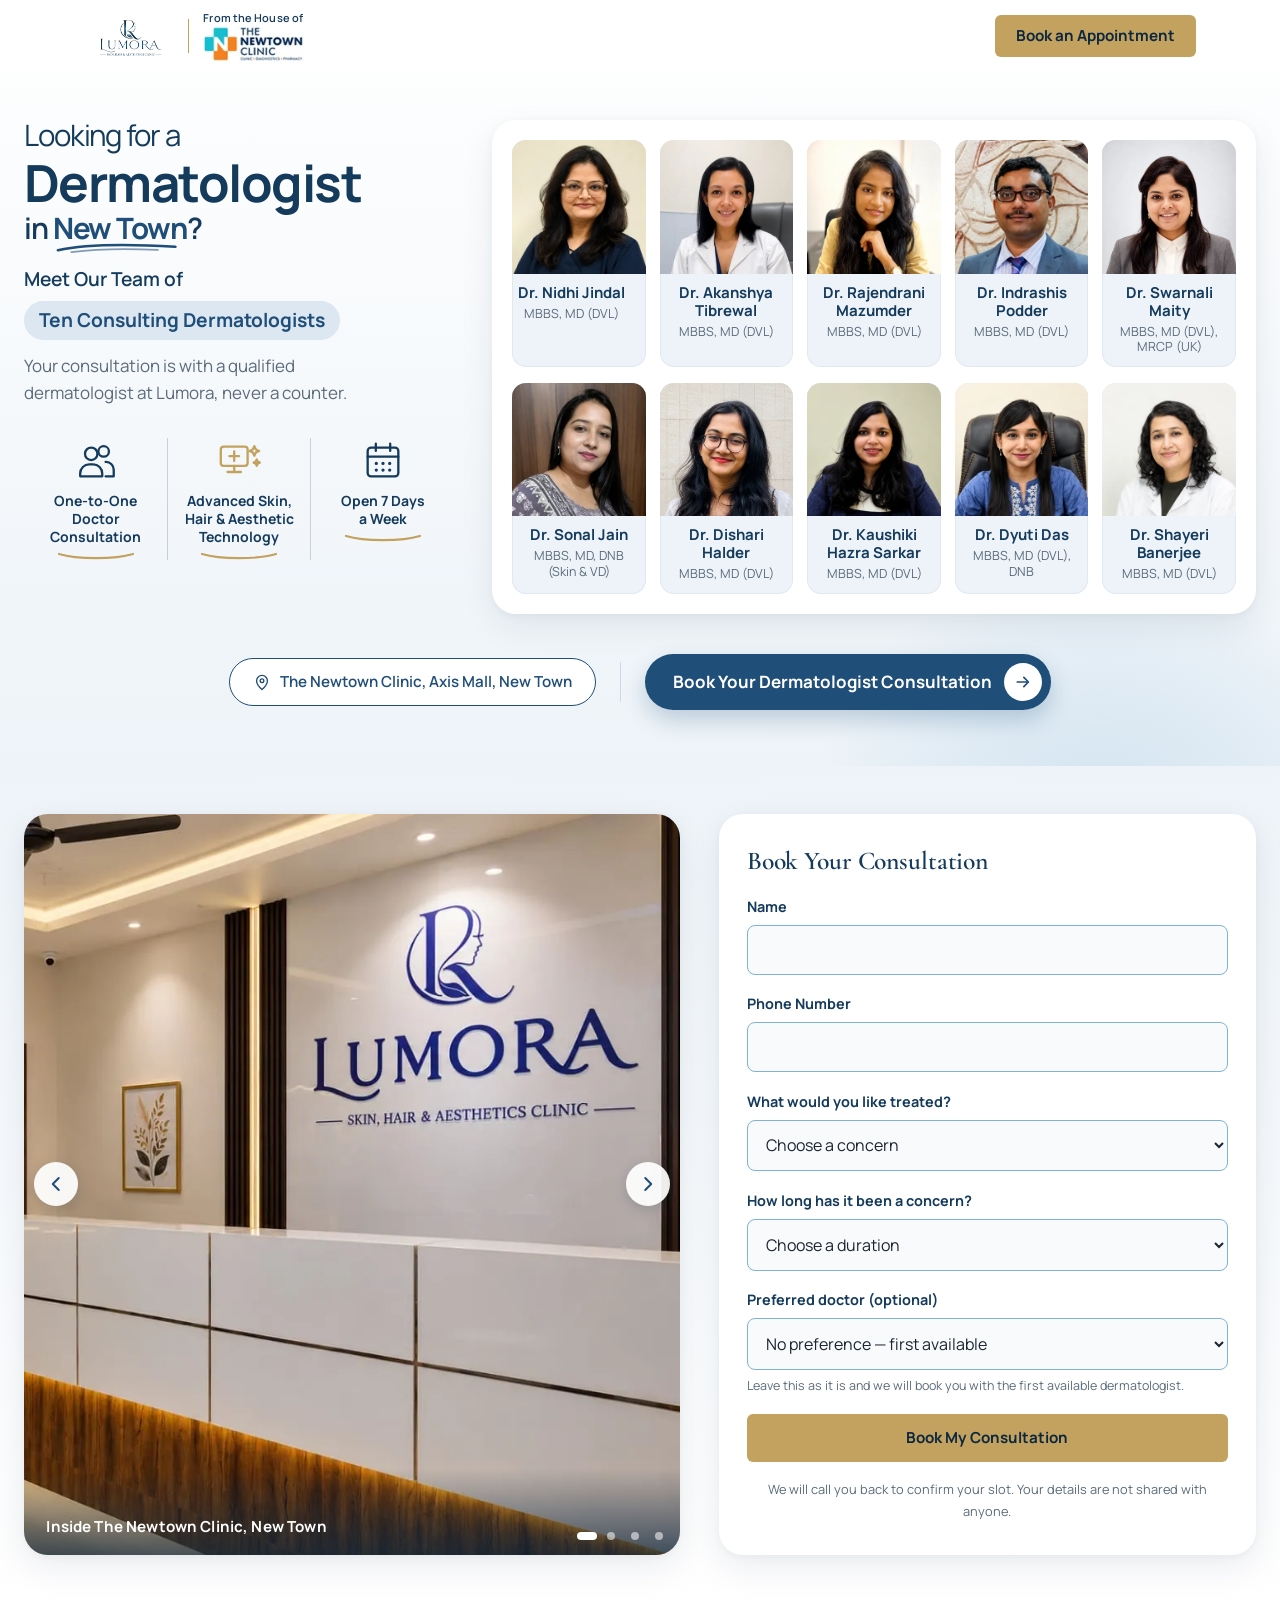
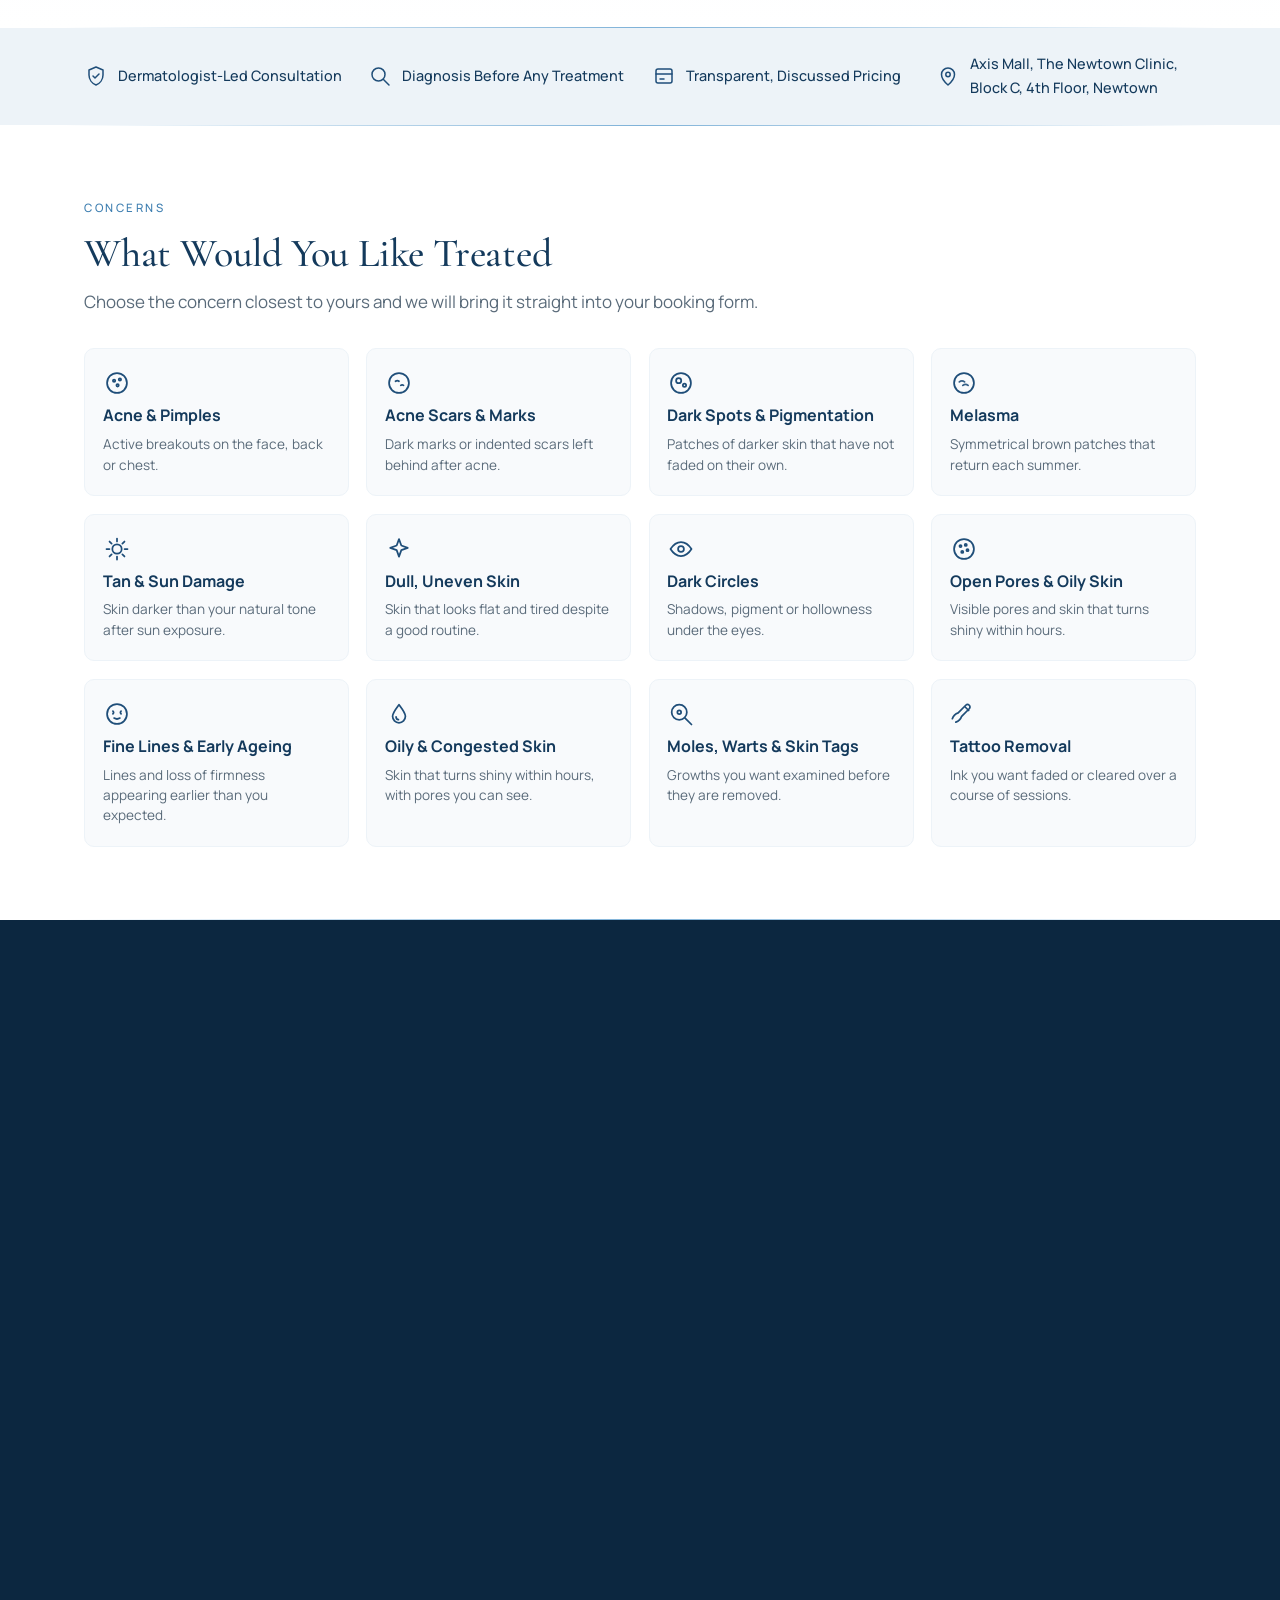
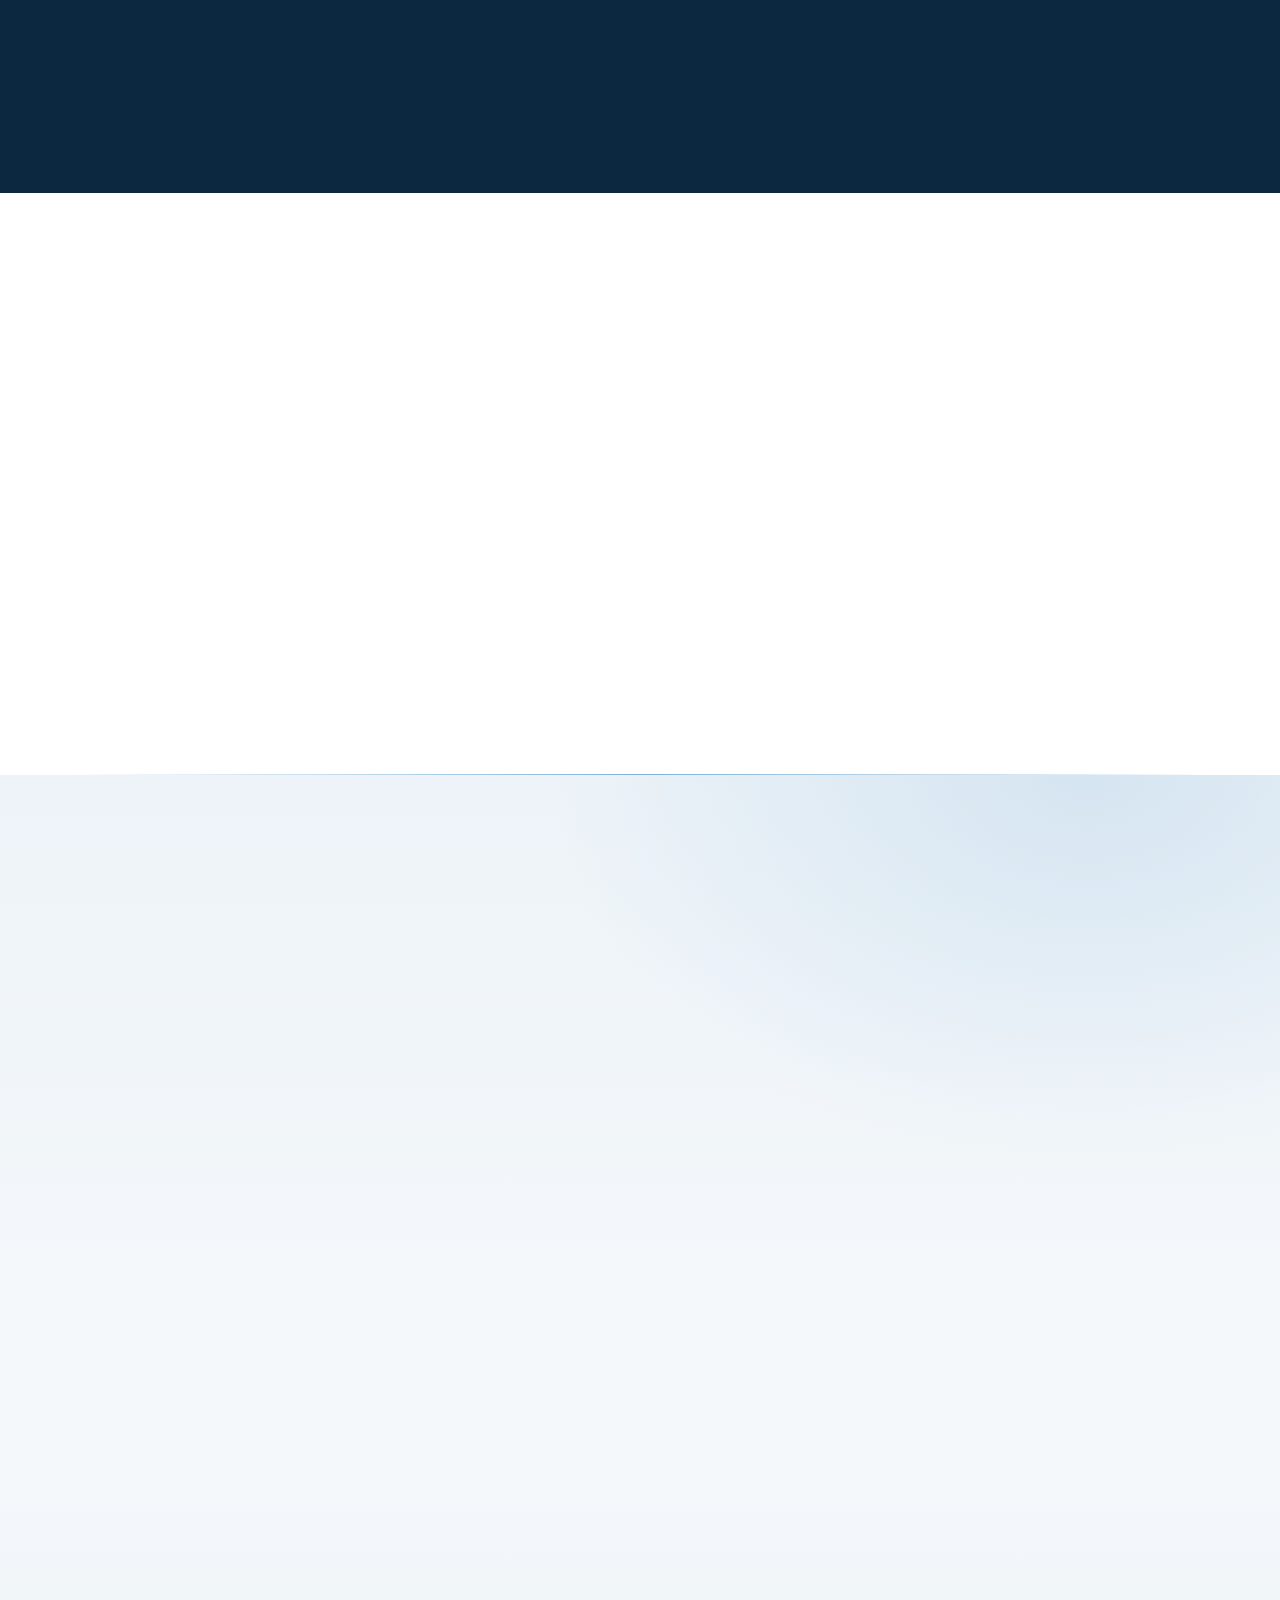
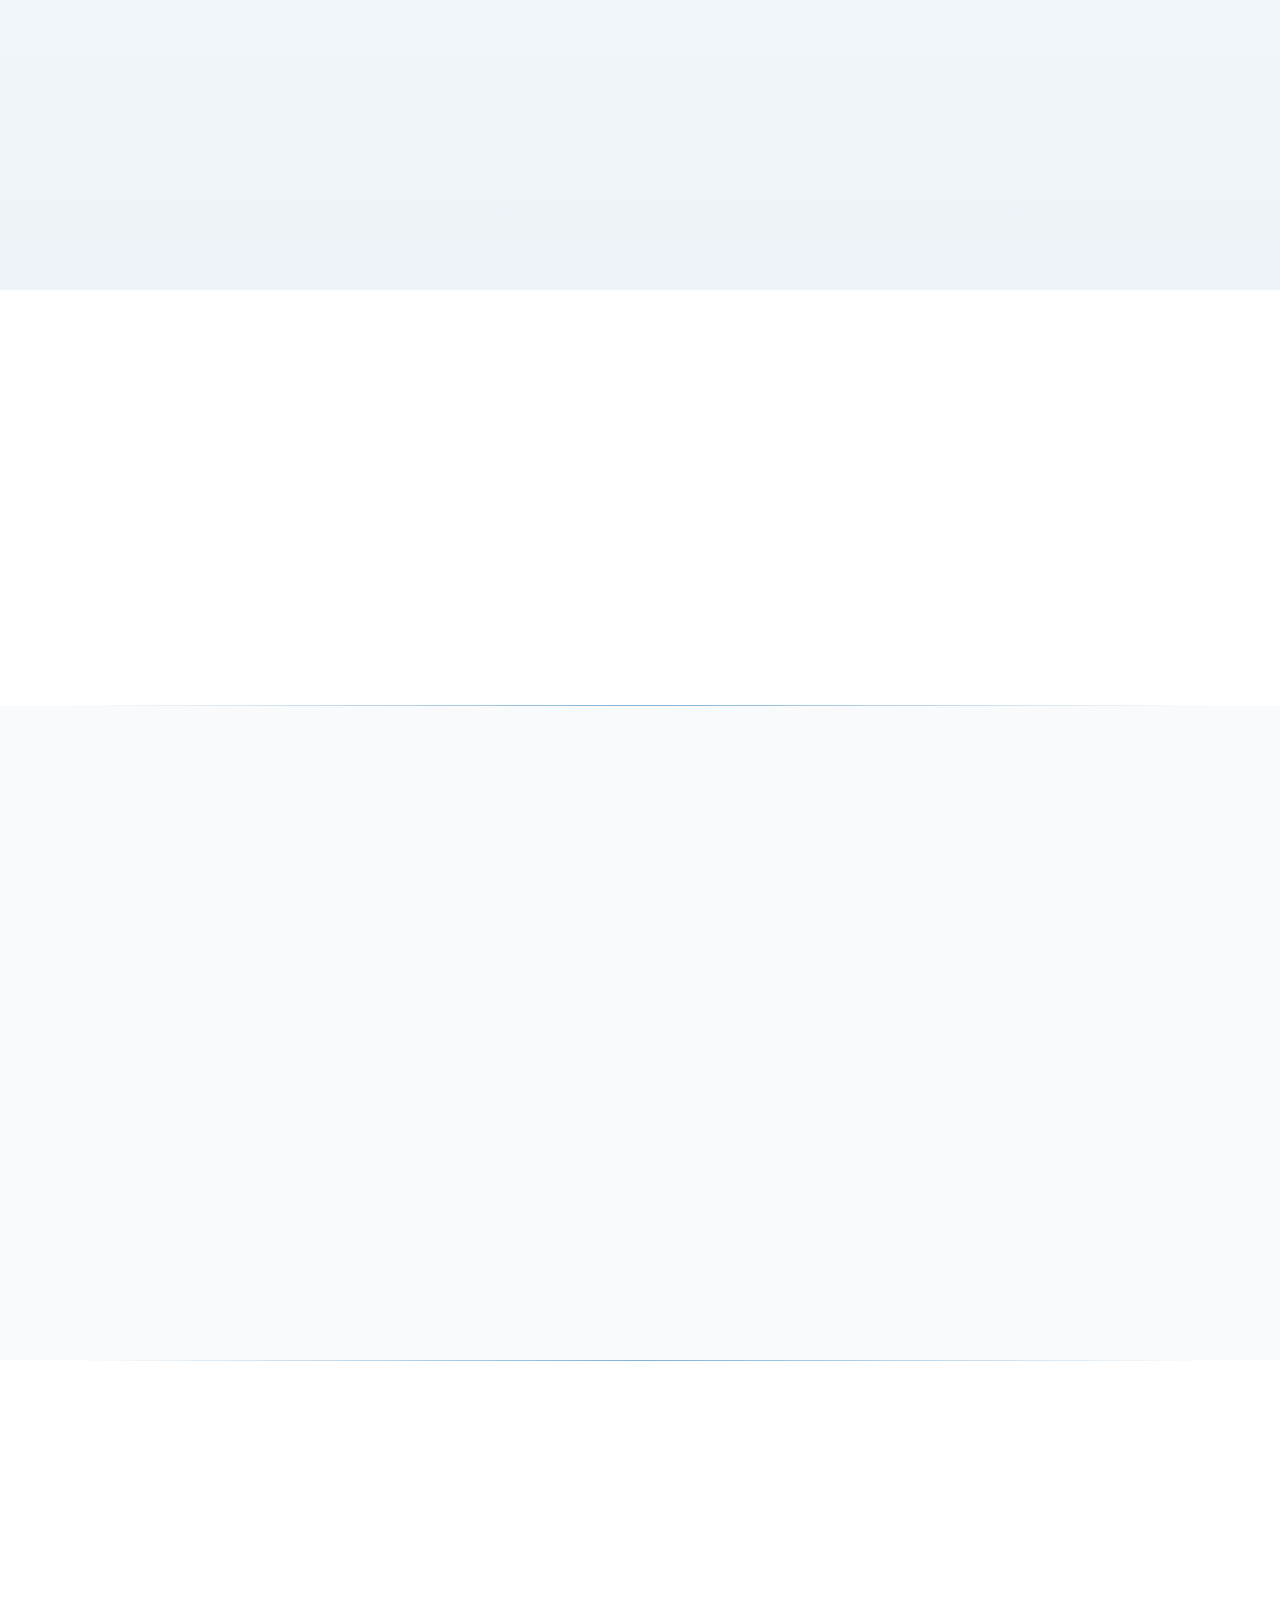
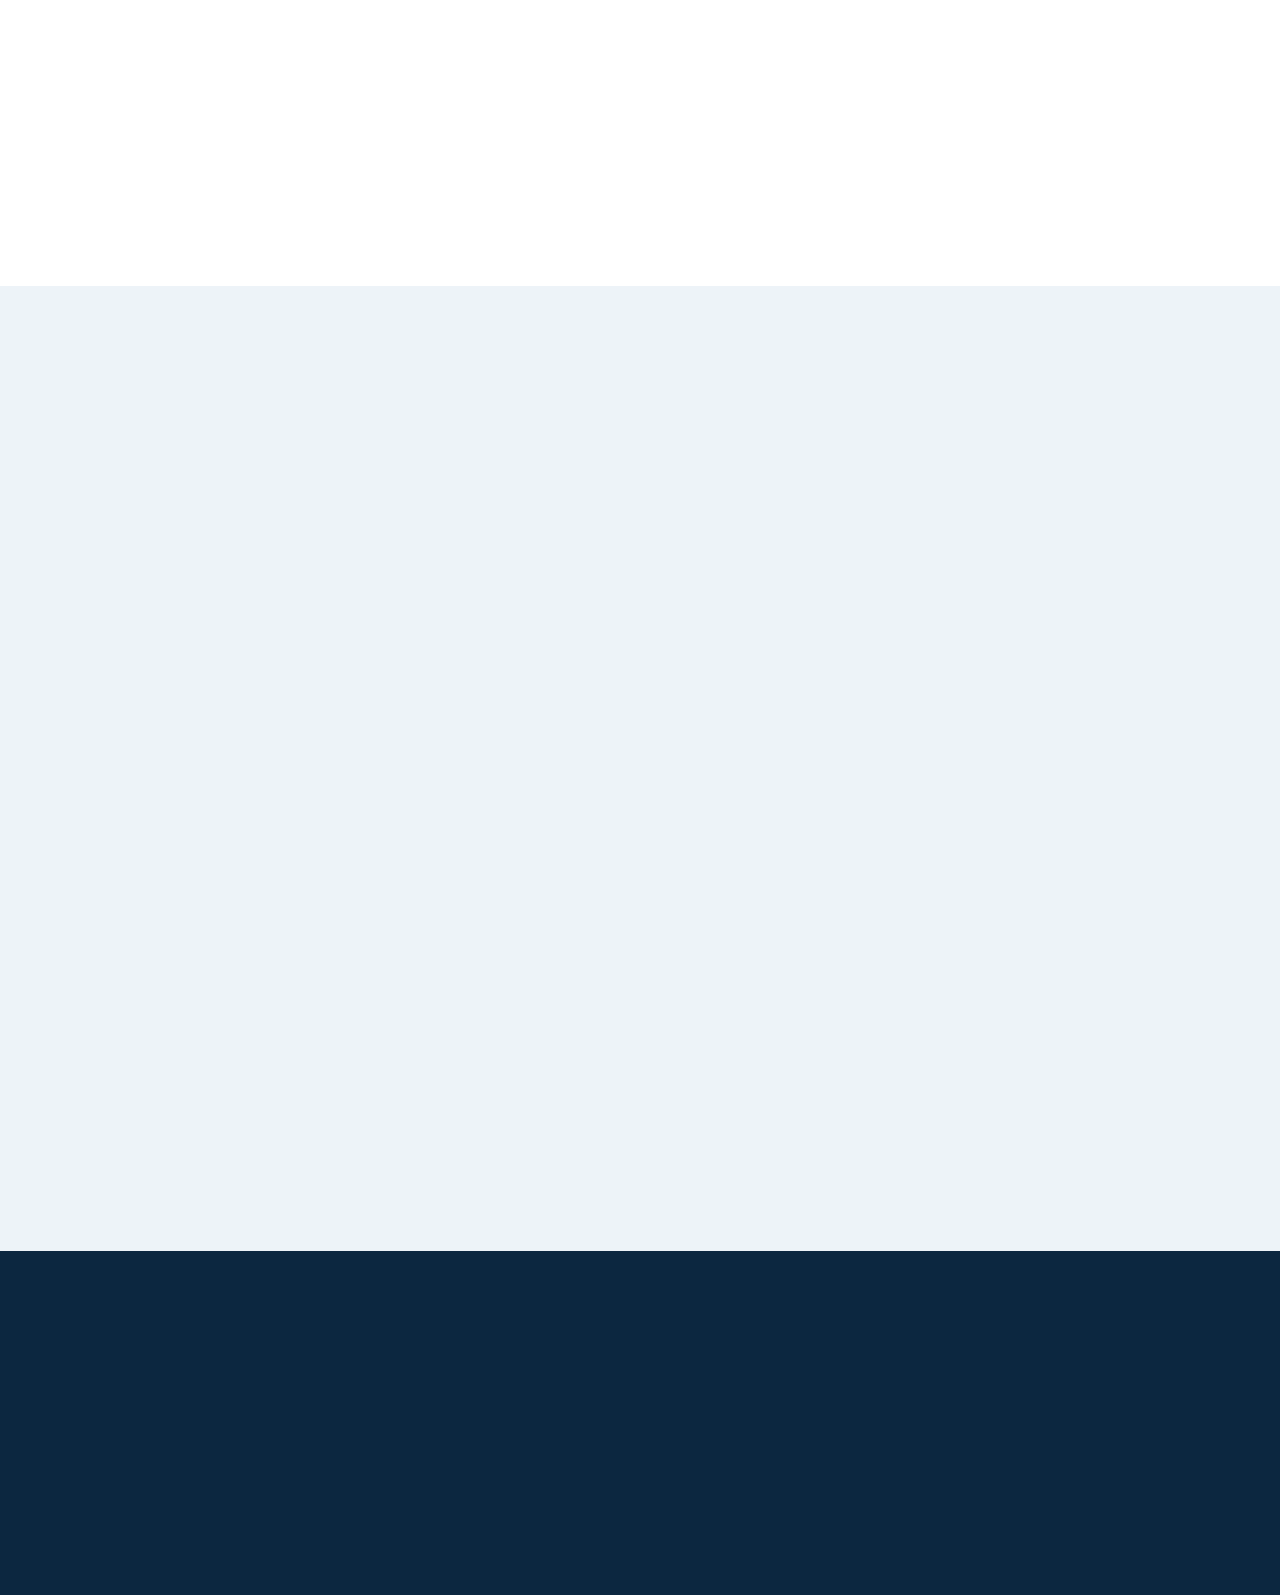
<file: skin-hair-clinic/index.html>
<!DOCTYPE html>
<html lang="en-GB">

<head>
  <meta charset="UTF-8">
  <meta name="viewport" content="width=device-width, initial-scale=1.0, viewport-fit=cover">
  <meta name="robots" content="noindex, nofollow">

  <title>Skin Treatment in New Town Kolkata | LUMORA Skin, Hair &amp; Aesthetics Clinic</title>
  <meta name="description"
    content="Dermatologist-led skin treatment in New Town, Kolkata. Pigmentation, acne, dull skin and early ageing assessed in person and treated with a plan built for your skin. Book a consultation at Lumora.">

  <!-- Open Graph / Twitter -->
  <meta property="og:type" content="website">
  <meta property="og:title" content="Skin Treatment in New Town by Qualified Dermatologists | LUMORA">
  <meta property="og:description"
    content="Pigmentation, acne, dull skin and early ageing assessed in person by a dermatologist, then treated with a plan built for your skin.">
  <meta property="og:url" content="https://lumoraskinclinic.com/skin-hair-clinic/">
  <meta property="og:image" content="https://lumoraskinclinic.com/assets/og-image.jpg">
  <meta name="twitter:card" content="summary_large_image">
  <meta name="twitter:title" content="Skin Treatment in New Town by Qualified Dermatologists | LUMORA">
  <meta name="twitter:description"
    content="Pigmentation, acne, dull skin and early ageing assessed in person by a dermatologist, then treated with a plan built for your skin.">
  <meta name="twitter:image" content="https://lumoraskinclinic.com/assets/og-image.jpg">

  <!-- Google tag (gtag.js) -->
  <script async src="https://www.googletagmanager.com/gtag/js?id=AW-18407869725"></script>
  <script>
    window.dataLayer = window.dataLayer || [];
    function gtag() { dataLayer.push(arguments); }
    gtag('js', new Date());

    gtag('config', 'AW-18407869725');
  </script>
  <script>window.dataLayer = window.dataLayer || [];</script>

  <!-- Self-hosted variable fonts (latin subset). One file per family covers
       every weight the page uses; both are above-the-fold faces, so both preload. -->
  <link rel="preload" href="assets/fonts/cormorant-garamond-latin-var.woff2" as="font" type="font/woff2" crossorigin>
  <link rel="preload" href="assets/fonts/manrope-latin-var.woff2" as="font" type="font/woff2" crossorigin>

  <!-- Critical above-the-fold styles: tokens, fonts, header, hero, enquiry form.
       The full stylesheet loads non-blocking below. -->
  <style>
    @font-face {
      font-family: 'Cormorant Garamond';
      font-style: normal;
      font-weight: 300 700;
      font-display: swap;
      src: url('assets/fonts/cormorant-garamond-latin-var.woff2') format('woff2')
    }

    @font-face {
      font-family: 'Manrope';
      font-style: normal;
      font-weight: 400 700;
      font-display: swap;
      src: url('assets/fonts/manrope-latin-var.woff2') format('woff2')
    }

    /* size-adjust makes the local fallbacks wrap like the web fonts, so the swap
       causes no layout shift (measured ratios; line-heights are explicit site-wide) */
    @font-face {
      font-family: 'Cormorant Fallback';
      src: local('Times New Roman');
      size-adjust: 97.52%;
      line-gap-override: 0%
    }

    @font-face {
      font-family: 'Manrope Fallback';
      src: local('Arial');
      size-adjust: 102.55%;
      line-gap-override: 0%
    }

    :root {
      --navy-deep: #0C2740;
      --navy: #143A5C;
      --blue: #1F4E79;
      --blue-steel: #3D7EB0;
      --blue-light: #7FB2D8;
      --ice: #EDF3F8;
      --pearl: #F8FAFC;
      --white: #FFFFFF;
      --ink: #1A2530;
      --muted: #5A6B7A;
      --champagne: #C2A25E;
      --font-display: 'Cormorant Garamond', 'Cormorant Fallback', Georgia, serif;
      --font-body: 'Manrope', 'Manrope Fallback', system-ui, sans-serif;
      --header-h: 72px
    }

    *,
    *::before,
    *::after {
      box-sizing: border-box
    }

    [hidden] {
      display: none !important
    }

    body {
      margin: 0;
      background: var(--white);
      color: var(--ink);
      font-family: var(--font-body);
      font-size: 1.0625rem;
      line-height: 1.7
    }

    img {
      max-width: 100%;
      height: auto;
      display: block
    }

    h1 {
      font-family: var(--font-display);
      font-weight: 500;
      font-size: clamp(2.25rem, 4.2vw + 1rem, 3.5rem);
      line-height: 1.1;
      letter-spacing: -0.01em;
      color: var(--navy);
      margin: 0 0 .75rem
    }

    p {
      margin: 0 0 1rem;
      max-width: 68ch
    }

    a {
      color: var(--blue)
    }

    .container {
      width: 100%;
      max-width: 72rem;
      margin-inline: auto;
      padding-inline: 1.25rem
    }

    .eyebrow {
      font-weight: 500;
      font-size: .72rem;
      text-transform: uppercase;
      letter-spacing: .22em;
      color: var(--blue-steel);
      margin: 0 0 .75rem
    }

    .icon {
      width: 24px;
      height: 24px;
      fill: none;
      stroke: currentColor;
      stroke-width: 1.5;
      stroke-linecap: round;
      stroke-linejoin: round;
      flex-shrink: 0
    }

    .verify {
      display: inline-block;
      background: #FDF3D7;
      color: #8A6D1A;
      border: 1px dashed #C9A227;
      border-radius: 4px;
      padding: 0 .4em;
      font-size: .78rem;
      font-weight: 500;
      letter-spacing: 0;
      text-transform: none;
      line-height: 1.6;
      vertical-align: middle
    }

    .btn {
      display: inline-block;
      font-family: var(--font-body);
      font-size: .95rem;
      font-weight: 700;
      line-height: 1;
      padding: .95rem 1.75rem;
      border-radius: 6px;
      border: 1px solid transparent;
      cursor: pointer;
      text-decoration: none;
      text-align: center
    }

    .btn-cta {
      background: var(--champagne);
      color: var(--navy-deep)
    }

    .text-link {
      color: var(--blue);
      font-weight: 500;
      text-decoration: underline;
      text-underline-offset: 3px
    }

    .site-header {
      position: fixed;
      inset: 0 0 auto 0;
      z-index: 100;
      background: var(--white)
    }

    .header-inner {
      display: flex;
      align-items: center;
      justify-content: space-between;
      gap: 1rem;
      min-height: var(--header-h)
    }

    .header-logo {
      display: inline-flex;
      align-items: center;
      text-decoration: none
    }

    .header-logo img {
      height: 38px;
      width: auto
    }

    .logo-wordmark {
      font-family: var(--font-display);
      font-weight: 600;
      font-size: 1.5rem;
      letter-spacing: .18em;
      color: var(--navy)
    }

    .header-actions {
      display: flex;
      align-items: center;
      gap: 1.25rem
    }

    .header-phone {
      display: none;
      align-items: center;
      gap: .5rem;
      color: var(--blue);
      font-weight: 700;
      text-decoration: none
    }

    .header-phone .icon {
      width: 20px;
      height: 20px
    }

    .btn-header {
      padding: .75rem 1.25rem;
      font-size: .95rem;
      white-space: nowrap
    }

    .header-brand {
      display: flex;
      align-items: center;
      gap: .6rem;
      flex: 1 1 auto;
      min-width: 0
    }

    .header-divider {
      flex: 0 0 auto;
      width: 1px;
      height: 27px;
      background: var(--champagne)
    }

    .header-house {
      display: flex;
      flex-direction: column;
      align-items: center;
      gap: 2px;
      margin-inline: auto;
      min-width: 0;
      text-align: center
    }

    .header-house-label {
      font-size: .625rem;
      font-weight: 600;
      line-height: 1.2;
      letter-spacing: .01em;
      color: var(--navy);
      white-space: nowrap
    }

    .header-house-logo {
      height: 29px;
      width: auto
    }

    @media (max-width:767px) {
      .btn-header {
        flex: 0 0 auto;
        width: min-content;
        white-space: normal;
        padding: .5rem .8rem;
        font-size: .8rem;
        line-height: 1.25;
        border-radius: 999px
      }
    }

    @media (max-width:374px) {
      .header-inner {
        gap: .5rem
      }

      .header-brand {
        gap: .5rem
      }

      .header-logo img {
        height: 32px
      }

      .header-divider {
        height: 22px
      }

      .header-house-logo {
        height: 24px
      }

      .header-house-label {
        font-size: .5625rem
      }

      .btn-header {
        padding: .45rem .7rem;
        font-size: .75rem
      }
    }

    .hero {
      position: relative;
      padding-top: calc(var(--header-h) + 2rem);
      padding-bottom: 3rem;
      background: var(--white);
      overflow: hidden
    }

    .hero-bg {
      position: absolute;
      inset: 0;
      background: url('assets/hero2-bg.jpg') right center/cover no-repeat;
      pointer-events: none
    }

    .hero-bg::after {
      content: '';
      position: absolute;
      inset: 0;
      background: linear-gradient(180deg, rgba(255, 255, 255, .93), rgba(255, 255, 255, .85))
    }

    .hero-light {
      position: absolute;
      top: -20%;
      left: -10%;
      width: 70%;
      height: 90%;
      background: radial-gradient(ellipse at center, rgba(31, 78, 121, .06), transparent 70%);
      pointer-events: none
    }

    .hero-grid {
      position: relative;
      display: grid;
      grid-template-columns: 1fr;
      gap: 2.5rem
    }

    .hero-sub {
      font-size: 1.15rem;
      color: var(--muted);
      margin-bottom: 1.5rem
    }

    .trust-chips {
      list-style: none;
      margin: 0 0 1.75rem;
      padding: 0;
      display: flex;
      flex-wrap: wrap;
      gap: .6rem
    }

    .chip {
      display: inline-flex;
      align-items: center;
      gap: .45rem;
      background: var(--ice);
      color: var(--navy);
      font-size: .85rem;
      font-weight: 500;
      padding: .45rem .85rem;
      border-radius: 999px
    }

    .chip .icon {
      width: 18px;
      height: 18px;
      color: var(--blue)
    }

    .hero-cta-row {
      display: flex;
      flex-wrap: wrap;
      align-items: center;
      gap: 1.25rem
    }

    .hero-form-col {
      position: relative
    }

    .form-card {
      position: relative;
      background: var(--white);
      border-radius: 10px;
      box-shadow: 0 10px 30px rgba(31, 78, 121, .10);
      padding: 1.75rem 1.5rem
    }

    .form-card-title {
      font-family: var(--font-display);
      font-weight: 600;
      font-size: 1.6rem;
      color: var(--navy);
      margin: 0 0 1.25rem
    }

    .enquiry-form {
      display: grid;
      gap: 1.1rem
    }

    .field {
      display: grid;
      gap: .35rem
    }

    .field label {
      font-size: .9rem;
      font-weight: 700;
      color: var(--navy)
    }

    .field input,
    .field select {
      font-family: var(--font-body);
      font-size: 1rem;
      color: var(--ink);
      background: var(--pearl);
      border: 1px solid var(--blue-light);
      border-radius: 8px;
      padding: .8rem .9rem;
      width: 100%
    }

    .hp-field {
      position: absolute;
      left: -9999px;
      width: 1px;
      height: 1px;
      overflow: hidden
    }

    .field-error {
      margin: 0;
      font-size: .8rem;
      font-weight: 700;
      color: var(--navy)
    }

    .field-hint {
      margin: 0;
      font-size: .78rem;
      color: var(--muted)
    }

    .btn-submit {
      width: 100%
    }

    .form-privacy {
      margin: 0;
      font-size: .8rem;
      color: var(--muted);
      text-align: center
    }

    :focus-visible {
      outline: 2px solid var(--blue-steel);
      outline-offset: 2px
    }

    @media (min-width:768px) {
      .header-phone {
        display: inline-flex
      }

      .header-logo img {
        height: 48px
      }

      .header-brand {
        gap: .9rem;
        flex: 0 1 auto
      }

      .header-house {
        margin-inline: 0
      }

      .header-divider {
        height: 34px
      }

      .header-house-logo {
        height: 34px
      }

      .header-house-label {
        font-size: .6875rem
      }

      .form-card {
        padding: 2rem 1.75rem
      }
    }

    @media (min-width:1100px) {
      .hero {
        min-height: 88vh;
        display: flex;
        align-items: center;
        padding-bottom: 4rem
      }

      .hero-grid {
        grid-template-columns: 1.15fr .85fr;
        align-items: center;
        gap: 4rem;
        width: 100%
      }

      .hero-bg::after {
        background: linear-gradient(90deg, rgba(255, 255, 255, .96) 0%, rgba(255, 255, 255, .86) 50%, rgba(255, 255, 255, .55) 100%)
      }
    }
  </style>

  <!-- Full stylesheet, non-blocking -->
  <link rel="preload" href="css/style.css" as="style">
  <link rel="stylesheet" href="css/style.css" media="print" onload="this.media='all'">
  <noscript>
    <link rel="stylesheet" href="css/style.css">
  </noscript>

  <!-- "Skin Treatments We Offer" explorer (every rule scoped to .lmr-treatments); below the fold, so non-blocking -->
  <link rel="stylesheet" href="css/treatments.css" media="print" onload="this.media='all'">
  <noscript>
    <link rel="stylesheet" href="css/treatments.css">
  </noscript>
  <!-- "Why Lumora" section (every rule scoped to .lmr-why); below the fold, so non-blocking -->
  <link rel="stylesheet" href="css/why.css" media="print" onload="this.media='all'">
  <noscript>
    <link rel="stylesheet" href="css/why.css">
  </noscript>

  <!-- Phase 1 styles: the "Our Dermatologists" section (every rule scoped to .lmr-doctors) and the one-button mobile bar.
       The doctor section is now the hero, so these two load render-blocking (no flash of an unstyled hero). -->
  <link rel="stylesheet" href="css/phase1.css">
  <!-- Hero overrides for the doctor section + section 3 (booking form and clinic photo slider) -->
  <link rel="stylesheet" href="css/hero-clinic.css">

  <!-- MedicalClinic structured data -->
  <script type="application/ld+json">
  {
    "@context": "https://schema.org",
    "@type": "MedicalClinic",
    "name": "LUMORA — Skin, Hair & Aesthetics Clinic",
    "url": "https://lumoraskinclinic.com/",
    "email": "lumoraskinandhairclinic@gmail.com",
    "address": {
      "@type": "PostalAddress",
      "streetAddress": "CF/9, Axis Mall, Block-C, The Newtown Clinic, 4th Floor, Shop No. 401, Action Area-IC, New Town",
      "addressLocality": "New Town, Kolkata",
      "addressRegion": "West Bengal",
      "postalCode": "700156",
      "addressCountry": "IN"
    },
    "openingHoursSpecification": {
      "@type": "OpeningHoursSpecification",
      "dayOfWeek": ["Monday","Tuesday","Wednesday","Thursday","Friday","Saturday","Sunday"],
      "opens": "10:00",
      "closes": "20:00"
    },
    "sameAs": [
      "https://www.facebook.com/people/Lumora-Skin-Hair-Aesthetics-Clinic/61593219094531/",
      "https://www.instagram.com/lumora_skin_hair_aesthetics"
    ],
    "medicalSpecialty": "Dermatology"
  }
  </script>

  <!-- FAQPage structured data -->
  <script type="application/ld+json">
  {
    "@context": "https://schema.org",
    "@type": "FAQPage",
    "mainEntity": [
      {
        "@type": "Question",
        "name": "Where is Lumora located?",
        "acceptedAnswer": { "@type": "Answer", "text": "Lumora is inside The Newtown Clinic, on the 4th floor of Axis Mall Block-C in New Town, Kolkata — CF/9, Axis Mall, Block-C, The Newtown Clinic, 4th Floor, Shop No. 401, Action Area-IC, New Town, Kolkata 700156. A map and a directions link are on this page, and we will confirm directions when we call to book your slot." }
      },
      {
        "@type": "Question",
        "name": "Do I need an appointment or can I walk in?",
        "acceptedAnswer": { "@type": "Answer", "text": "The clinic is open 10 AM – 8 PM all seven days, and we recommend booking because each dermatologist consults on fixed days and times within those hours. Share your number through the form on this page and we will call you back to confirm a slot that suits you." }
      },
      {
        "@type": "Question",
        "name": "Is there a consultation fee?",
        "acceptedAnswer": { "@type": "Answer", "text": "Yes, a consultation fee applies. We will confirm it when we call you to book your slot, and it covers a full assessment of your skin by a qualified dermatologist rather than a quick look." }
      },
      {
        "@type": "Question",
        "name": "How many sessions will my treatment need?",
        "acceptedAnswer": { "@type": "Answer", "text": "It depends on the condition and how your skin responds. At your consultation the dermatologist will tell you the expected number of sessions and the cost before anything begins, and your progress is reviewed as you go." }
      },
      {
        "@type": "Question",
        "name": "Will the treatment suit my skin type?",
        "acceptedAnswer": { "@type": "Answer", "text": "That is exactly what the consultation is for. A dermatologist examines your skin first and chooses a treatment that suits it, which is why every plan at Lumora begins with an in-person assessment rather than a package." }
      }
    ]
  }
  </script>
</head>

<body>
  <!-- Google Tag Manager (noscript) -->
  <noscript><iframe src="https://www.googletagmanager.com/ns.html?id=GTM-PKZ43QBQ" height="0" width="0"
      style="display:none;visibility:hidden"></iframe></noscript>
  <!-- End Google Tag Manager (noscript) -->

  <!-- ============ 1. STICKY HEADER ============ -->
  <header class="site-header" id="site-header">
    <div class="container header-inner">
      <!-- Brand group: Lumora logo · gold divider · "From the House of" + The Newtown Clinic.
           js/script.js needs #site-header and #logo-img (+ .logo-wordmark fallback) to stay.
           The Newtown logo is not a link: no outbound links from this page. -->
      <div class="header-brand">
        <a href="#hero" class="header-logo" aria-label="Lumora Skin, Hair and Aesthetics Clinic — top of page">
          <img src="assets/lumora-logo.png" alt="LUMORA — Skin, Hair &amp; Aesthetics Clinic" width="358" height="192"
            id="logo-img">
          <span class="logo-wordmark" hidden>LUMORA</span>
        </a>
        <span class="header-divider" aria-hidden="true"></span>
        <div class="header-house">
          <span class="header-house-label" aria-hidden="true">From the House of</span>
          <img class="header-house-logo" src="assets/newtown-clinic-logo.webp"
            srcset="assets/newtown-clinic-logo.webp 1x, assets/newtown-clinic-logo@2x.webp 2x"
            width="116" height="40" alt="From the house of The Newtown Clinic" decoding="async">
        </div>
      </div>
      <div class="header-actions">
        <button type="button" class="btn btn-cta btn-header" data-open-modal>Book an Appointment</button>
      </div>
    </div>
  </header>

  <main id="main">

    <!-- ============ 2. HERO = DERMATOLOGISTS (Phase 1 section moved to the top; styles in
         css/phase1.css, hero overrides in css/hero-clinic.css) ============
         The hero id stays on the section: the header logo links to #hero and js/script.js
         (initCallWidget) reads #hero without a null check. The doctors id moved to .lmr-wrap.
         All ten doctors in one 5 × 2 grid on every device: no carousel, no scroll.
         Each card keeps the original pre-fill hook (data-open-modal + data-doctor),
         handled by js/script.js. js/ui.js turns a card into a link only when the
         doctor is listed in DOCTOR_PAGES. -->
    <section class="lmr-doctors lmr-hero" id="hero" aria-labelledby="doctors-heading">
      <div class="lmr-wrap" id="doctors">

        <div class="lmr-intro">
          <h1 class="lmr-title" id="doctors-heading">
            <span class="lmr-title-line lmr-title-light">Looking for a</span>
            <span class="lmr-title-line lmr-title-bold">Dermatologist</span>
            <span class="lmr-title-line lmr-title-mid">in <span class="lmr-title-accent">New Town<svg
                  class="lmr-swoosh" viewBox="0 0 120 14" preserveAspectRatio="none" aria-hidden="true"
                  focusable="false">
                  <path d="M3 10.5C26 4.5 58 2.5 117 6.5" />
                  <path d="M16 12.5c22-3.2 50-4.2 84-2.4" />
                </svg></span>?</span>
          </h1>
          <p class="lmr-sub">Meet Our Team of <span class="lmr-pill">Ten Consulting Dermatologists</span></p>
          <p class="lmr-support">Your consultation is with a qualified dermatologist at Lumora, never a counter.</p>
        </div>

        <div class="lmr-panel">
          <ul class="lmr-grid" role="list">
            <li class="lmr-doc">
              <button type="button" class="lmr-doc-card" data-open-modal data-doctor="Dr. Nidhi Jindal" data-doctor-slug="dr-nidhi-jindal"
                aria-label="Dr. Nidhi Jindal, MBBS, MD D.V.L; Member, IADVL and International Society of Dermatology" title="Dr. Nidhi Jindal, MBBS, MD D.V.L; Member, IADVL and International Society of Dermatology">
                <span class="lmr-doc-photo"><img src="images/doctors/dr-nidhi-jindal.webp" alt="Dr. Nidhi Jindal" width="320" height="320"
                    decoding="async"></span>
                <span class="lmr-doc-text">
                  <span class="lmr-doc-name"><span class="lmr-w">Dr.</span> <span class="lmr-w">Nidhi</span> <span class="lmr-w">Jindal</span></span>
                  <span class="lmr-doc-qual">MBBS, MD&nbsp;(DVL)</span>
                </span>
              </button>
            </li>
            <li class="lmr-doc">
              <button type="button" class="lmr-doc-card" data-open-modal data-doctor="Dr. Akanshya Tibrewal" data-doctor-slug="dr-akanshya-tibrewal"
                aria-label="Dr. Akanshya Tibrewal, MBBS, MD D.V.L" title="Dr. Akanshya Tibrewal, MBBS, MD D.V.L">
                <span class="lmr-doc-photo"><img src="images/doctors/dr-akanshya-tibrewal.webp" alt="Dr. Akanshya Tibrewal" width="320" height="320"
                    decoding="async"></span>
                <span class="lmr-doc-text">
                  <span class="lmr-doc-name"><span class="lmr-w">Dr.</span> <span class="lmr-w">Akanshya</span> <span class="lmr-w">Tibrewal</span></span>
                  <span class="lmr-doc-qual">MBBS, MD&nbsp;(DVL)</span>
                </span>
              </button>
            </li>
            <li class="lmr-doc">
              <button type="button" class="lmr-doc-card" data-open-modal data-doctor="Dr. Rajendrani Mazumder" data-doctor-slug="dr-rajendrani-mazumder"
                aria-label="Dr. Rajendrani Mazumder, MBBS, MD D.V.L" title="Dr. Rajendrani Mazumder, MBBS, MD D.V.L">
                <span class="lmr-doc-photo"><img src="images/doctors/dr-rajendrani-mazumder.webp" alt="Dr. Rajendrani Mazumder" width="320" height="320"
                    decoding="async"></span>
                <span class="lmr-doc-text">
                  <span class="lmr-doc-name"><span class="lmr-w">Dr.</span> <span class="lmr-w">Rajendrani</span> <span class="lmr-w">Mazumder</span></span>
                  <span class="lmr-doc-qual">MBBS, MD&nbsp;(DVL)</span>
                </span>
              </button>
            </li>
            <li class="lmr-doc">
              <button type="button" class="lmr-doc-card" data-open-modal data-doctor="Dr. Indrashis Podder" data-doctor-slug="dr-indrashis-podder"
                aria-label="Dr. Indrashis Podder, MBBS, MD D.V.L" title="Dr. Indrashis Podder, MBBS, MD D.V.L">
                <span class="lmr-doc-photo"><img src="images/doctors/dr-indrashis-podder.webp" alt="Dr. Indrashis Podder" width="320" height="320"
                    decoding="async"></span>
                <span class="lmr-doc-text">
                  <span class="lmr-doc-name"><span class="lmr-w">Dr.</span> <span class="lmr-w">Indrashis</span> <span class="lmr-w">Podder</span></span>
                  <span class="lmr-doc-qual">MBBS, MD&nbsp;(DVL)</span>
                </span>
              </button>
            </li>
            <li class="lmr-doc">
              <button type="button" class="lmr-doc-card" data-open-modal data-doctor="Dr. Swarnali Maity" data-doctor-slug="dr-swarnali-maity"
                aria-label="Dr. Swarnali Maity, MBBS, MD D.V.L, MRCP (UK)" title="Dr. Swarnali Maity, MBBS, MD D.V.L, MRCP (UK)">
                <span class="lmr-doc-photo"><img src="images/doctors/dr-swarnali-maity.webp" alt="Dr. Swarnali Maity" width="320" height="320"
                    decoding="async"></span>
                <span class="lmr-doc-text">
                  <span class="lmr-doc-name"><span class="lmr-w">Dr.</span> <span class="lmr-w">Swarnali</span> <span class="lmr-w">Maity</span></span>
                  <span class="lmr-doc-qual">MBBS, MD&nbsp;(DVL), MRCP&nbsp;(UK)</span>
                </span>
              </button>
            </li>
            <li class="lmr-doc">
              <button type="button" class="lmr-doc-card" data-open-modal data-doctor="Dr. Sonal Jain" data-doctor-slug="dr-sonal-jain"
                aria-label="Dr. Sonal Jain, MBBS, MD, DNB (Skin &amp; VD); FRGUHS (Dermatosurgery &amp; Hair Transplantation)" title="Dr. Sonal Jain, MBBS, MD, DNB (Skin &amp; VD); FRGUHS (Dermatosurgery &amp; Hair Transplantation)">
                <span class="lmr-doc-photo"><img src="images/doctors/dr-sonal-jain.webp" alt="Dr. Sonal Jain" width="320" height="320"
                    decoding="async"></span>
                <span class="lmr-doc-text">
                  <span class="lmr-doc-name"><span class="lmr-w">Dr.</span> <span class="lmr-w">Sonal</span> <span class="lmr-w">Jain</span></span>
                  <span class="lmr-doc-qual">MBBS, MD, DNB (Skin&nbsp;&amp;&nbsp;VD)</span>
                </span>
              </button>
            </li>
            <li class="lmr-doc">
              <button type="button" class="lmr-doc-card" data-open-modal data-doctor="Dr. Dishari Halder" data-doctor-slug="dr-dishari-halder"
                aria-label="Dr. Dishari Halder, MBBS, MD D.V.L" title="Dr. Dishari Halder, MBBS, MD D.V.L">
                <span class="lmr-doc-photo"><img src="images/doctors/dr-dishari-halder.webp" alt="Dr. Dishari Halder" width="320" height="320"
                    decoding="async"></span>
                <span class="lmr-doc-text">
                  <span class="lmr-doc-name"><span class="lmr-w">Dr.</span> <span class="lmr-w">Dishari</span> <span class="lmr-w">Halder</span></span>
                  <span class="lmr-doc-qual">MBBS, MD&nbsp;(DVL)</span>
                </span>
              </button>
            </li>
            <li class="lmr-doc">
              <button type="button" class="lmr-doc-card" data-open-modal data-doctor="Dr. Kaushiki Hazra Sarkar" data-doctor-slug="dr-kaushiki-hazra-sarkar"
                aria-label="Dr. Kaushiki Hazra Sarkar, MBBS, MD D.V.L; Fellowship in Injectables, DIAS (ASI)" title="Dr. Kaushiki Hazra Sarkar, MBBS, MD D.V.L; Fellowship in Injectables, DIAS (ASI)">
                <span class="lmr-doc-photo"><img src="images/doctors/dr-kaushiki-hazra-sarkar.webp" alt="Dr. Kaushiki Hazra Sarkar" width="320" height="320"
                    decoding="async"></span>
                <span class="lmr-doc-text">
                  <span class="lmr-doc-name"><span class="lmr-w">Dr.</span> <span class="lmr-w">Kaushiki</span> <span class="lmr-w">Hazra</span> <span class="lmr-w">Sarkar</span></span>
                  <span class="lmr-doc-qual">MBBS, MD&nbsp;(DVL)</span>
                </span>
              </button>
            </li>
            <li class="lmr-doc">
              <button type="button" class="lmr-doc-card" data-open-modal data-doctor="Dr. Dyuti Das" data-doctor-slug="dr-dyuti-das"
                aria-label="Dr. Dyuti Das, MBBS, MD D.V.L (Gold Medalist), DNB" title="Dr. Dyuti Das, MBBS, MD D.V.L (Gold Medalist), DNB">
                <span class="lmr-doc-photo"><img src="images/doctors/dr-dyuti-das.webp" alt="Dr. Dyuti Das" width="320" height="320"
                    decoding="async"></span>
                <span class="lmr-doc-text">
                  <span class="lmr-doc-name"><span class="lmr-w">Dr.</span> <span class="lmr-w">Dyuti</span> <span class="lmr-w">Das</span></span>
                  <span class="lmr-doc-qual">MBBS, MD&nbsp;(DVL), DNB</span>
                </span>
              </button>
            </li>
            <li class="lmr-doc">
              <button type="button" class="lmr-doc-card" data-open-modal data-doctor="Dr. Shayeri Banerjee" data-doctor-slug="dr-shayeri-banerjee"
                aria-label="Dr. Shayeri Banerjee, MBBS, MD D.V.L" title="Dr. Shayeri Banerjee, MBBS, MD D.V.L">
                <span class="lmr-doc-photo"><img src="images/doctors/dr-shayeri-banerjee.webp" alt="Dr. Shayeri Banerjee" width="320" height="320"
                    decoding="async"></span>
                <span class="lmr-doc-text">
                  <span class="lmr-doc-name"><span class="lmr-w">Dr.</span> <span class="lmr-w">Shayeri</span> <span class="lmr-w">Banerjee</span></span>
                  <span class="lmr-doc-qual">MBBS, MD&nbsp;(DVL)</span>
                </span>
              </button>
            </li>
          </ul>
        </div>

        <!-- Trust row: three equal columns at every width. Icons are hand-drawn outlines
             (48-unit grid, one stroke weight); the gold swoosh under each label is inline SVG. -->
        <ul class="lmr-trust" role="list">
          <li class="lmr-trust-item">
            <svg class="lmr-trust-icon" viewBox="0 0 48 48" aria-hidden="true" focusable="false">
              <circle cx="19" cy="16.5" r="6.5" />
              <path d="M7.5 40v-3a9.5 9.5 0 0 1 9.5-9.5h4a9.5 9.5 0 0 1 9.5 9.5v3Z" />
              <circle cx="32" cy="14" r="5.5" />
              <path d="M34 25h.5a8 8 0 0 1 8 8v7h-8.5" />
            </svg>
            <span class="lmr-trust-label">One-to-One Doctor Consultation</span>
            <svg class="lmr-trust-swoosh" viewBox="0 0 80 8" aria-hidden="true" focusable="false">
              <path d="M3 2c18 5.5 56 5.5 74 0" />
            </svg>
          </li>
          <li class="lmr-trust-item">
            <svg class="lmr-trust-icon lmr-trust-icon--gold" viewBox="0 0 48 48" aria-hidden="true" focusable="false">
              <rect x="5" y="9" width="28" height="20" rx="3" />
              <path d="M19 14v10M14 19h10" />
              <path d="M19 29v6M12 35.5h14" />
              <path d="M40 8.5 41.6 12l3.4 1.5-3.4 1.5L40 18.5l-1.6-3.5-3.4-1.5 3.4-1.5Z" />
              <path d="m42.5 22.5 1 2.2 2.2 1-2.2 1-1 2.2-1-2.2-2.2-1 2.2-1Z" />
            </svg>
            <span class="lmr-trust-label">Advanced Skin, Hair &amp; Aesthetic Technology</span>
            <svg class="lmr-trust-swoosh" viewBox="0 0 80 8" aria-hidden="true" focusable="false">
              <path d="M3 2c18 5.5 56 5.5 74 0" />
            </svg>
          </li>
          <li class="lmr-trust-item">
            <svg class="lmr-trust-icon" viewBox="0 0 48 48" aria-hidden="true" focusable="false">
              <rect x="8" y="10" width="32" height="30" rx="3.5" />
              <path d="M8 19.5h32M16.5 6v7.5M31.5 6v7.5" />
              <path d="M17 26.5h.01M24 26.5h.01M31 26.5h.01M17 33.5h.01M24 33.5h.01M31 33.5h.01" class="lmr-trust-dots" />
            </svg>
            <span class="lmr-trust-label">Open 7 Days a&nbsp;Week</span>
            <svg class="lmr-trust-swoosh" viewBox="0 0 80 8" aria-hidden="true" focusable="false">
              <path d="M3 2c18 5.5 56 5.5 74 0" />
            </svg>
          </li>
        </ul>

        <div class="lmr-actions">
          <a class="lmr-loc-pill" href="https://www.google.com/maps/search/?api=1&amp;query=The+Newtown+Clinic,+Axis+Mall,+Action+Area+IC,+New+Town,+Kolkata+700156" target="_blank" rel="noopener">
            <svg class="lmr-icon" viewBox="0 0 24 24" aria-hidden="true" focusable="false">
              <path d="M12 21s-6.5-5.5-6.5-10.5a6.5 6.5 0 0 1 13 0C18.5 15.5 12 21 12 21Z" />
              <circle cx="12" cy="10.5" r="2.2" />
            </svg>
            <span>The Newtown Clinic, Axis Mall, New Town</span>
          </a>
          <span class="lmr-actions-divider" aria-hidden="true"></span>
          <button type="button" class="lmr-cta" data-scroll-to-form>
            <span>Book Your Dermatologist Consultation</span>
            <span class="lmr-cta-arrow" aria-hidden="true"><svg viewBox="0 0 24 24" focusable="false">
                <path d="M5 12h13M13 6.5l5.5 5.5-5.5 5.5" />
              </svg></span>
          </button>
        </div>

      </div>
    </section>

    <!-- ============ 3. BOOKING + CLINIC PHOTOS ============
         The form block below is the old hero's form card, moved here unchanged
         (same ids, same mount, same form location value). Form first in the DOM, so it
         comes first on mobile and tablet; on desktop CSS puts the slider on the left.
         Slider behaviour: js/clinic-slider.js. Styles: css/hero-clinic.css. -->
    <section class="lmr-book" id="book-consultation" aria-label="Book your consultation">
      <div class="lmr-book-wrap">
        <div class="hero-form-col reveal">
          <div class="form-card" id="hero-form-card">
            <h2 class="form-card-title">Book Your Consultation</h2>
            <div id="hero-form-mount" data-form-location="hero"></div>
          </div>
        </div>
        <div class="lmr-slider" role="region" aria-roledescription="carousel"
          aria-label="Inside The Newtown Clinic, New Town" data-clinic-slider>
          <div class="lmr-slider-viewport">
            <div class="lmr-slides" aria-live="polite">
              <div class="lmr-slide" role="group" aria-roledescription="slide">
                <img src="images/clinic/lumora-reception-1600.webp"
                  srcset="images/clinic/lumora-reception-800.webp 800w, images/clinic/lumora-reception-1600.webp 1600w"
                  sizes="(min-width: 1024px) 1360px, 100vw" width="1600" height="900" style="--focus: 96% 50%"
                  alt="Lumora reception at The Newtown Clinic: the white front desk, the Lumora sign on the wall and a waiting sofa"
                  decoding="async">
              </div>
              <!-- Slides 2 onwards are loading="lazy"; js/clinic-slider.js loads the next one before it slides in. -->
              <div class="lmr-slide" role="group" aria-roledescription="slide">
                <img src="images/clinic/lumora-aqua-sure-plus-1600.webp"
                  srcset="images/clinic/lumora-aqua-sure-plus-800.webp 800w, images/clinic/lumora-aqua-sure-plus-1600.webp 1600w"
                  sizes="(min-width: 1024px) 1360px, 100vw" width="1600" height="900" style="--focus: 60% 50%"
                  alt="The Aqua Sure Plus hydrafacial machine in a Lumora treatment room" loading="lazy" decoding="async">
              </div>
              <div class="lmr-slide" role="group" aria-roledescription="slide">
                <img src="images/clinic/lumora-treatment-room-1600.webp"
                  srcset="images/clinic/lumora-treatment-room-800.webp 800w, images/clinic/lumora-treatment-room-1600.webp 1600w"
                  sizes="(min-width: 1024px) 1360px, 100vw" width="1600" height="900" style="--focus: 25% 50%"
                  alt="A Lumora treatment room with a procedure couch, a UV towel steriliser and an equipment cabinet" loading="lazy" decoding="async">
              </div>
              <div class="lmr-slide" role="group" aria-roledescription="slide">
                <img src="images/clinic/lumora-machine-closeup-1600.webp"
                  srcset="images/clinic/lumora-machine-closeup-800.webp 800w, images/clinic/lumora-machine-closeup-1600.webp 1600w"
                  sizes="(min-width: 1024px) 1360px, 100vw" width="1600" height="900" style="--focus: 62% 50%"
                  alt="Close-up of the hydrafacial machine handpieces at Lumora" loading="lazy" decoding="async">
              </div>
            </div>
            <p class="lmr-slider-caption">Inside The Newtown Clinic, New Town</p>
            <div class="lmr-slider-controls" hidden>
              <button type="button" class="lmr-slider-arrow lmr-slider-prev" aria-label="Previous photo">
                <svg viewBox="0 0 24 24" aria-hidden="true" focusable="false"><path d="M15 5.5 8.5 12l6.5 6.5" /></svg>
              </button>
              <div class="lmr-slider-dots"></div>
              <button type="button" class="lmr-slider-arrow lmr-slider-next" aria-label="Next photo">
                <svg viewBox="0 0 24 24" aria-hidden="true" focusable="false"><path d="M9 5.5 15.5 12 9 18.5" /></svg>
              </button>
            </div>
          </div>
        </div>
      </div>
    </section>

    <div class="hairline" aria-hidden="true"></div>

    <!-- ============ 4. TRUST BAR ============ -->
    <section class="trust-bar" aria-label="Why patients choose Lumora">
      <div class="container trust-bar-grid">
        <div class="trust-item reveal">
          <svg class="icon" viewBox="0 0 24 24" aria-hidden="true">
            <path d="M12 3l7 3v5c0 4.5-3 8.5-7 10-4-1.5-7-5.5-7-10V6l7-3Z" />
            <path d="M9 12l2 2 4-4" />
          </svg>
          <span>Dermatologist-Led Consultation</span>
        </div>
        <div class="trust-item reveal">
          <svg class="icon" viewBox="0 0 24 24" aria-hidden="true">
            <circle cx="10.5" cy="10.5" r="6.5" />
            <path d="M15.5 15.5L21 21" />
          </svg>
          <span>Diagnosis Before Any Treatment</span>
        </div>
        <div class="trust-item reveal">
          <svg class="icon" viewBox="0 0 24 24" aria-hidden="true">
            <rect x="4" y="5" width="16" height="14" rx="2" />
            <path d="M4 10h16M8 15h4" />
          </svg>
          <span>Transparent, Discussed Pricing</span>
        </div>
        <div class="trust-item reveal">
          <svg class="icon" viewBox="0 0 24 24" aria-hidden="true">
            <path d="M12 21s-6.5-5.5-6.5-10.5a6.5 6.5 0 0 1 13 0C18.5 15.5 12 21 12 21Z" />
            <circle cx="12" cy="10.5" r="2.2" />
          </svg>
          <span>Axis Mall, The Newtown Clinic, Block C, 4th Floor, Newtown</span>
        </div>
      </div>
    </section>

    <div class="hairline" aria-hidden="true"></div>

    <!-- ============ 5. CONCERNS GRID (signature) ============ -->
    <section class="section concerns" id="concerns">
      <div class="container">
        <p class="eyebrow reveal">Concerns</p>
        <h2 class="reveal">What Would You Like Treated</h2>
        <p class="section-lead reveal">Choose the concern closest to yours and we will bring it straight into your
          booking form.</p>
        <div class="concern-grid">
          <button type="button" class="concern-card reveal" data-concern="Acne or acne marks">
            <svg class="icon" viewBox="0 0 24 24" aria-hidden="true">
              <circle cx="12" cy="12" r="8.5" />
              <circle cx="9.5" cy="10" r="1" />
              <circle cx="14.5" cy="9" r="1" />
              <circle cx="12.5" cy="14" r="1" />
            </svg>
            <span class="concern-title">Acne &amp; Pimples</span>
            <span class="concern-desc">Active breakouts on the face, back or chest.</span>
          </button>
          <button type="button" class="concern-card reveal" data-concern="Acne or acne marks">
            <svg class="icon" viewBox="0 0 24 24" aria-hidden="true">
              <circle cx="12" cy="12" r="8.5" />
              <path d="M9 10.5c1-.8 2-.8 3 0M13.5 14c.8-.6 1.6-.6 2.4 0" />
            </svg>
            <span class="concern-title">Acne Scars &amp; Marks</span>
            <span class="concern-desc">Dark marks or indented scars left behind after acne.</span>
          </button>
          <button type="button" class="concern-card reveal" data-concern="Tan or pigmentation">
            <svg class="icon" viewBox="0 0 24 24" aria-hidden="true">
              <circle cx="12" cy="12" r="8.5" />
              <circle cx="10" cy="10" r="2.2" />
              <circle cx="15" cy="14" r="1.4" />
            </svg>
            <span class="concern-title">Dark Spots &amp; Pigmentation</span>
            <span class="concern-desc">Patches of darker skin that have not faded on their own.</span>
          </button>
          <button type="button" class="concern-card reveal" data-concern="Tan or pigmentation">
            <svg class="icon" viewBox="0 0 24 24" aria-hidden="true">
              <circle cx="12" cy="12" r="8.5" />
              <path d="M8 11c1.5-1.2 3-1.2 4.5 0M11 14c1.5-1.2 3-1.2 4.5 0" opacity=".9" />
            </svg>
            <span class="concern-title">Melasma</span>
            <span class="concern-desc">Symmetrical brown patches that return each summer.</span>
          </button>
          <button type="button" class="concern-card reveal" data-concern="Tan or pigmentation">
            <svg class="icon" viewBox="0 0 24 24" aria-hidden="true">
              <circle cx="12" cy="12" r="4" />
              <path
                d="M12 3v2.5M12 18.5V21M3 12h2.5M18.5 12H21M5.6 5.6l1.8 1.8M16.6 16.6l1.8 1.8M18.4 5.6l-1.8 1.8M7.4 16.6l-1.8 1.8" />
            </svg>
            <span class="concern-title">Tan &amp; Sun Damage</span>
            <span class="concern-desc">Skin darker than your natural tone after sun exposure.</span>
          </button>
          <button type="button" class="concern-card reveal" data-concern="Dull, uneven skin">
            <svg class="icon" viewBox="0 0 24 24" aria-hidden="true">
              <path d="M12 3.5l2 5.5 5.5 2-5.5 2-2 5.5-2-5.5L4.5 11 10 9Z" />
            </svg>
            <span class="concern-title">Dull, Uneven Skin</span>
            <span class="concern-desc">Skin that looks flat and tired despite a good routine.</span>
          </button>
          <button type="button" class="concern-card reveal" data-concern="Dark circles">
            <svg class="icon" viewBox="0 0 24 24" aria-hidden="true">
              <path d="M3 12c2.5-4 6-6 9-6s6.5 2 9 6c-2.5 4-6 6-9 6s-6.5-2-9-6Z" />
              <circle cx="12" cy="12" r="2.5" />
            </svg>
            <span class="concern-title">Dark Circles</span>
            <span class="concern-desc">Shadows, pigment or hollowness under the eyes.</span>
          </button>
          <button type="button" class="concern-card reveal" data-concern="Dull, uneven skin">
            <svg class="icon" viewBox="0 0 24 24" aria-hidden="true">
              <circle cx="12" cy="12" r="8.5" />
              <circle cx="9" cy="9.5" r=".9" />
              <circle cx="13.5" cy="8.5" r=".9" />
              <circle cx="15" cy="13" r=".9" />
              <circle cx="10.5" cy="14.5" r=".9" />
            </svg>
            <span class="concern-title">Open Pores &amp; Oily Skin</span>
            <span class="concern-desc">Visible pores and skin that turns shiny within hours.</span>
          </button>
          <button type="button" class="concern-card reveal" data-concern="Fine lines or early ageing">
            <svg class="icon" viewBox="0 0 24 24" aria-hidden="true">
              <circle cx="12" cy="12" r="8.5" />
              <path d="M8.5 9.5c.8.8.8 1.6 0 2.4M15.5 9.5c-.8.8-.8 1.6 0 2.4M9.5 15.5c1.6 1 3.4 1 5 0" />
            </svg>
            <span class="concern-title">Fine Lines &amp; Early Ageing</span>
            <span class="concern-desc">Lines and loss of firmness appearing earlier than you expected.</span>
          </button>
          <button type="button" class="concern-card reveal" data-concern="Dull, uneven skin">
            <svg class="icon" viewBox="0 0 24 24" aria-hidden="true">
              <path d="M12 4c3 4 5.5 7 5.5 10a5.5 5.5 0 0 1-11 0C6.5 11 9 8 12 4Z" />
              <path d="M9.5 14.5a2.5 2.5 0 0 0 2 2.4" />
            </svg>
            <span class="concern-title">Oily &amp; Congested Skin</span>
            <span class="concern-desc">Skin that turns shiny within hours, with pores you can see.</span>
          </button>
          <button type="button" class="concern-card reveal" data-concern="Moles, warts or skin tags">
            <svg class="icon" viewBox="0 0 24 24" aria-hidden="true">
              <circle cx="10.5" cy="10.5" r="6.5" />
              <path d="M15.5 15.5L21 21" />
              <circle cx="10.5" cy="10.5" r="1.6" />
            </svg>
            <span class="concern-title">Moles, Warts &amp; Skin Tags</span>
            <span class="concern-desc">Growths you want examined before they are removed.</span>
          </button>
          <button type="button" class="concern-card reveal" data-concern="Something else">
            <svg class="icon" viewBox="0 0 24 24" aria-hidden="true">
              <path d="M5 19c3-1 4-2 5-5l6.5-6.5a2.1 2.1 0 0 0-3-3L7 11c-3 1-4 2-5 5" />
              <path d="M13 6l3 3" />
            </svg>
            <span class="concern-title">Tattoo Removal</span>
            <span class="concern-desc">Ink you want faded or cleared over a course of sessions.</span>
          </button>
        </div>
      </div>
    </section>

    <div class="hairline" aria-hidden="true"></div>

    <!-- ============ 6. DIFFERENTIATOR (Why Lumora; styles in css/why.css, fade-in in js/ui.js) ============
         Wording is the original paragraph split into parts; nothing is added. The CTA keeps its
         original attributes (btn btn-cta and the modal-open hook that js/script.js binds);
         only the reveal class was dropped, because the tiles and steps carry this section's motion. -->
    <section class="section why lmr-why" id="why" aria-labelledby="why-heading">
      <div class="lmr-why-wrap">

        <div class="lmr-why-intro">
          <p class="lmr-why-overline">Why Lumora</p>
          <h2 class="lmr-why-title" id="why-heading">
            <span class="lmr-why-line">Every Dark Spot</span>
            <span class="lmr-why-line lmr-why-accent">Has a Name</span>
            <span class="lmr-why-line lmr-why-soft">and the Name Decides the Treatment</span>
          </h2>
          <p class="lmr-why-lead">Pigmentation is not one condition. Tan, melasma, post-acne marks and sun damage look
            alike in the mirror and respond to entirely different treatments.</p>
        </div>

        <ul class="lmr-why-tiles" role="list" aria-label="Four kinds of pigmentation">
          <li class="lmr-why-tile" data-why-fade>
            <span class="lmr-why-icon" aria-hidden="true">
              <svg viewBox="0 0 32 32" focusable="false">
                <!-- Tan: an even shift in tone across the skin -->
                <rect x="6" y="6" width="20" height="20" rx="5" />
                <path class="lmr-why-fill" d="M6 17h20v4a5 5 0 0 1-5 5H11a5 5 0 0 1-5-5Z" />
                <path d="M6 17h20" />
              </svg>
            </span>
            <span class="lmr-why-tile-label">Tan</span>
          </li>
          <li class="lmr-why-tile" data-why-fade>
            <span class="lmr-why-icon" aria-hidden="true">
              <svg viewBox="0 0 32 32" focusable="false">
                <!-- Melasma: a patch on the cheek of a face outline -->
                <path d="M16 4.5c-5.8 0-9.5 4.4-9.5 10.4 0 6.6 4.3 12.6 9.5 12.6s9.5-6 9.5-12.6C25.5 8.9 21.8 4.5 16 4.5Z" />
                <path class="lmr-why-fill" d="M18.6 16.4c1.2-1 3.4-.9 4 .5.6 1.5-.3 3.4-2 3.7-1.5.3-2.2-.6-2.7-1.6-.4-.9-.2-1.9.7-2.6Z" />
                <path d="M12.5 13.5h1.6M18 13.5h1.6M14.2 22c1.1.7 2.5.7 3.6 0" />
              </svg>
            </span>
            <span class="lmr-why-tile-label">Melasma</span>
          </li>
          <li class="lmr-why-tile" data-why-fade>
            <span class="lmr-why-icon" aria-hidden="true">
              <svg viewBox="0 0 32 32" focusable="false">
                <!-- Post-acne marks: scattered marks of different sizes -->
                <circle class="lmr-why-fill" cx="11" cy="12" r="3.2" />
                <circle class="lmr-why-fill" cx="21.5" cy="10.5" r="2" />
                <circle class="lmr-why-fill" cx="18.5" cy="20" r="3.8" />
                <circle class="lmr-why-fill" cx="9.5" cy="22" r="1.7" />
                <circle cx="25" cy="18.5" r="1.3" />
                <circle cx="15" cy="6.5" r="1.1" />
              </svg>
            </span>
            <span class="lmr-why-tile-label">Post-Acne Marks</span>
          </li>
          <li class="lmr-why-tile" data-why-fade>
            <span class="lmr-why-icon" aria-hidden="true">
              <svg viewBox="0 0 32 32" focusable="false">
                <!-- Sun damage: the sun, with spots left behind -->
                <circle cx="13" cy="13" r="4.5" />
                <path d="M13 3.5v2.3M13 20.2v2.3M3.5 13h2.3M20.2 13h2.3M6.3 6.3l1.6 1.6M18.1 18.1l1.6 1.6M6.3 19.7l1.6-1.6M18.1 7.9l1.6-1.6" />
                <circle class="lmr-why-fill" cx="24" cy="24" r="2.6" />
                <circle class="lmr-why-fill" cx="18.5" cy="27" r="1.5" />
                <circle class="lmr-why-fill" cx="27.5" cy="18.8" r="1.3" />
              </svg>
            </span>
            <span class="lmr-why-tile-label">Sun Damage</span>
          </li>
        </ul>

        <div class="lmr-why-bottom">
          <p class="lmr-why-pull" data-why-fade>A laser that clears one can darken another.</p>
          <ol class="lmr-why-steps">
            <li class="lmr-why-step" data-why-fade>
              <span class="lmr-why-num" aria-hidden="true">01</span>
              <span class="lmr-why-step-text">A dermatologist examines your skin</span>
            </li>
            <li class="lmr-why-step" data-why-fade>
              <span class="lmr-why-num" aria-hidden="true">02</span>
              <span class="lmr-why-step-text">The pigment is identified</span>
            </li>
            <li class="lmr-why-step" data-why-fade>
              <span class="lmr-why-num" aria-hidden="true">03</span>
              <span class="lmr-why-step-text">A plan made for you, not a package sold at a counter</span>
            </li>
          </ol>
        </div>

        <div class="lmr-why-cta">
          <button type="button" class="btn btn-cta" data-open-modal>Book an Appointment</button>
        </div>

      </div>
    </section>

    <!-- ============ 7. OFFERS ============ -->
    <section class="section offers" id="offers">
      <div class="container">
        <p class="eyebrow reveal">Current Offers</p>
        <h2 class="reveal">Skin Treatment Offers at Lumora</h2>
        <div class="offers-grid">
          <article class="offer-card reveal">
            <h3>Inaugural Offer</h3>
            <p class="offer-lead">Up to 30% off on skin treatments at our New Town clinic.</p>
            <p class="offer-sub">T&amp;C apply.</p>
            <button type="button" class="btn btn-cta" data-open-modal data-offer="Inaugural Offer">Book an
              Appointment</button>
          </article>
        </div>
        <div class="offers-terms reveal">
          <button type="button" class="offers-terms-trigger" id="offers-terms-trigger" aria-expanded="false"
            aria-controls="offers-terms-panel">
            Terms &amp; Conditions
            <svg class="icon accordion-chevron" viewBox="0 0 24 24" aria-hidden="true">
              <path d="M6 9l6 6 6-6" />
            </svg>
          </button>
          <!-- <div class="offers-terms-panel" id="offers-terms-panel" role="region" aria-labelledby="offers-terms-trigger" hidden>
            <p><span class="verify">[VERIFY — offer terms and conditions required before publishing: what the 30% applies to, any minimum spend, exclusions, per-patient limits and expiry]</span></p>
          </div> -->
        </div>
        <p class="offers-note reveal">The offer begins with a dermatologist consultation to confirm the treatment suits
          your skin.</p>
      </div>
    </section>

    <div class="hairline" aria-hidden="true"></div>

    <!-- ============ 8. TREATMENTS (tabbed explorer; styles in css/treatments.css, tabs in js/ui.js) ============
         Every name and description is the original text. Each category is one self-contained
         .lmr-tr-panel; js/ui.js builds the tabs from the panels (label, icon, count), so removing a
         panel removes its tab too, and with one panel left no tabs are shown. Without JS every panel
         shows, stacked. Every booking button uses the page's existing modal hook only. -->
    <section class="section treatments lmr-treatments" id="treatments" aria-labelledby="treatments-heading">
      <div class="lmr-tr-wrap">
        <header class="lmr-tr-head">
          <p class="lmr-tr-overline lmr-tr-overline-main">Treatments</p>
          <h2 class="lmr-tr-title" id="treatments-heading">Skin Treatments We Offer</h2>
          <p class="lmr-tr-sub">Choose a concern to see the treatments our dermatologists offer for it.</p>
        </header>

        <div class="lmr-tr-tabs-scroller">
          <div class="lmr-tr-tabs" role="tablist" aria-label="Treatment categories" hidden></div>
        </div>

        <div class="lmr-tr-panels">
          <!-- Category: Acne & Scars (self-contained: delete this block to drop the category) -->
          <div class="lmr-tr-panel" id="tr-panel-acne" data-tr-panel data-tr-label="Acne &amp; Scars">
            <div class="lmr-tr-feature">
              <span class="lmr-tr-feature-icon"><svg class="lmr-tr-cat-ico" viewBox="0 0 24 24" aria-hidden="true" focusable="false"><path d="M12 3.5c-4.4 0-7.5 3.4-7.5 8.1 0 5 3.4 9 7.5 9s7.5-4 7.5-9c0-4.7-3.1-8.1-7.5-8.1Z"/><circle cx="9" cy="12.5" r="1.1"/><circle cx="14.8" cy="10.6" r=".8"/><circle cx="14.2" cy="15.2" r="1.4"/></svg></span>
              <div class="lmr-tr-feature-text">
                <p class="lmr-tr-overline">Acne &amp; Scars</p>
                <h3 class="lmr-tr-feature-title">Acne &amp; Acne Scar Treatment</h3>
                <p class="lmr-tr-feature-line">Every plan begins with a dermatologist consultation.</p>
              </div>
              <button type="button" class="lmr-tr-feature-cta" data-open-modal>Book a Consultation</button>
            </div>
            <ul class="lmr-tr-list" role="list">
              <li class="lmr-tr-item">
                <article class="lmr-tr-card">
                  <span class="lmr-tr-tile"><svg class="lmr-tr-ico" viewBox="0 0 24 24" aria-hidden="true" focusable="false"><path d="M9.5 3.5h5M10.5 3.5v3.5L6.6 14a5 5 0 1 0 10.8 0L13.5 7V3.5"/><path d="M7.5 15.5h9"/></svg></span>
                  <div class="lmr-tr-body">
                    <h4 class="lmr-tr-name">Chemical Peels</h4>
                    <p class="lmr-tr-desc">Clears the pore and fades the marks acne leaves behind.</p>
                    <button type="button" class="lmr-tr-book" data-open-modal>Book this treatment<span class="lmr-tr-sr">: Chemical Peels</span> <span aria-hidden="true">&rarr;</span></button>
                  </div>
                  <svg class="lmr-tr-chev" viewBox="0 0 24 24" aria-hidden="true" focusable="false"><path d="M9 5.5 15.5 12 9 18.5"/></svg>
                </article>
              </li>
              <li class="lmr-tr-item">
                <article class="lmr-tr-card">
                  <span class="lmr-tr-tile"><svg class="lmr-tr-ico" viewBox="0 0 24 24" aria-hidden="true" focusable="false"><path d="M12 3.5s-6 6.6-6 10.7a6 6 0 0 0 12 0C18 10.1 12 3.5 12 3.5Z"/><path d="M12 11.5v5M9.5 14h5"/></svg></span>
                  <div class="lmr-tr-body">
                    <h4 class="lmr-tr-name">GFC PRP</h4>
                    <p class="lmr-tr-desc">Growth factors from your own blood, used to support scar repair.</p>
                    <button type="button" class="lmr-tr-book" data-open-modal>Book this treatment<span class="lmr-tr-sr">: GFC PRP</span> <span aria-hidden="true">&rarr;</span></button>
                  </div>
                  <svg class="lmr-tr-chev" viewBox="0 0 24 24" aria-hidden="true" focusable="false"><path d="M9 5.5 15.5 12 9 18.5"/></svg>
                </article>
              </li>
              <li class="lmr-tr-item">
                <article class="lmr-tr-card">
                  <span class="lmr-tr-tile"><svg class="lmr-tr-ico" viewBox="0 0 24 24" aria-hidden="true" focusable="false"><rect x="3.5" y="5" width="9" height="5.5" rx="2.75"/><path d="M5.5 10.5v1.8M8 10.5v1.8M10.5 10.5v1.8M12.5 7.75h2.5l5 9.5"/></svg></span>
                  <div class="lmr-tr-body">
                    <h4 class="lmr-tr-name">Microneedling</h4>
                    <p class="lmr-tr-desc">Controlled micro-injury that prompts the skin to rebuild.</p>
                    <button type="button" class="lmr-tr-book" data-open-modal>Book this treatment<span class="lmr-tr-sr">: Microneedling</span> <span aria-hidden="true">&rarr;</span></button>
                  </div>
                  <svg class="lmr-tr-chev" viewBox="0 0 24 24" aria-hidden="true" focusable="false"><path d="M9 5.5 15.5 12 9 18.5"/></svg>
                </article>
              </li>
              <li class="lmr-tr-item">
                <article class="lmr-tr-card">
                  <span class="lmr-tr-tile"><svg class="lmr-tr-ico" viewBox="0 0 24 24" aria-hidden="true" focusable="false"><path d="M3.5 9.5c2.5 0 3-2 5.5-2s3 2 5.5 2 3-2 5.5-2"/><path d="M4.5 17.5h11l4-2.5"/><path d="M9 13.5l3-2.5 3 2.5"/></svg></span>
                  <div class="lmr-tr-body">
                    <h4 class="lmr-tr-name">Subcision</h4>
                    <p class="lmr-tr-desc">Releases scars tethered from underneath so they can lift.</p>
                    <button type="button" class="lmr-tr-book" data-open-modal>Book this treatment<span class="lmr-tr-sr">: Subcision</span> <span aria-hidden="true">&rarr;</span></button>
                  </div>
                  <svg class="lmr-tr-chev" viewBox="0 0 24 24" aria-hidden="true" focusable="false"><path d="M9 5.5 15.5 12 9 18.5"/></svg>
                </article>
              </li>
              <li class="lmr-tr-item">
                <article class="lmr-tr-card">
                  <span class="lmr-tr-tile"><svg class="lmr-tr-ico" viewBox="0 0 24 24" aria-hidden="true" focusable="false"><path d="M14.5 4.5l5 5M17 7l-8.5 8.5-3-3L14 4M7 13l1.5 1.5M10 10l1.5 1.5M5.5 15.5 3.5 20.5l5-2"/></svg></span>
                  <div class="lmr-tr-body">
                    <h4 class="lmr-tr-name">Intralesional Injections</h4>
                    <p class="lmr-tr-desc">Flattens raised lumps and nodules within days.</p>
                    <button type="button" class="lmr-tr-book" data-open-modal>Book this treatment<span class="lmr-tr-sr">: Intralesional Injections</span> <span aria-hidden="true">&rarr;</span></button>
                  </div>
                  <svg class="lmr-tr-chev" viewBox="0 0 24 24" aria-hidden="true" focusable="false"><path d="M9 5.5 15.5 12 9 18.5"/></svg>
                </article>
              </li>
            </ul>
          </div>
          <!-- Category: Pigmentation (self-contained: delete this block to drop the category) -->
          <div class="lmr-tr-panel" id="tr-panel-pigmentation" data-tr-panel data-tr-label="Pigmentation">
            <div class="lmr-tr-feature">
              <span class="lmr-tr-feature-icon"><svg class="lmr-tr-cat-ico" viewBox="0 0 24 24" aria-hidden="true" focusable="false"><circle cx="12" cy="12" r="8.5"/><path d="M12 3.5a8.5 8.5 0 0 1 0 17Z" class="lmr-tr-fill"/></svg></span>
              <div class="lmr-tr-feature-text">
                <p class="lmr-tr-overline">Pigmentation</p>
                <h3 class="lmr-tr-feature-title">Pigmentation &amp; Skin Lightening</h3>
                <p class="lmr-tr-feature-line">Every plan begins with a dermatologist consultation.</p>
              </div>
              <button type="button" class="lmr-tr-feature-cta" data-open-modal>Book a Consultation</button>
            </div>
            <ul class="lmr-tr-list" role="list">
              <li class="lmr-tr-item">
                <article class="lmr-tr-card">
                  <span class="lmr-tr-tile"><svg class="lmr-tr-ico" viewBox="0 0 24 24" aria-hidden="true" focusable="false"><rect x="3.5" y="3.5" width="9" height="5" rx="1.6"/><path d="M8 8.5v3M8 14v2.5M8 19v1.5"/><path d="M5 20.5h14"/><path d="M15.5 6h4M17.5 4v4"/></svg></span>
                  <div class="lmr-tr-body">
                    <h4 class="lmr-tr-name">Skin Lightening Laser</h4>
                    <p class="lmr-tr-desc">Clears tan and dullness to return your own natural tone.</p>
                    <button type="button" class="lmr-tr-book" data-open-modal>Book this treatment<span class="lmr-tr-sr">: Skin Lightening Laser</span> <span aria-hidden="true">&rarr;</span></button>
                  </div>
                  <svg class="lmr-tr-chev" viewBox="0 0 24 24" aria-hidden="true" focusable="false"><path d="M9 5.5 15.5 12 9 18.5"/></svg>
                </article>
              </li>
              <li class="lmr-tr-item">
                <article class="lmr-tr-card">
                  <span class="lmr-tr-tile"><svg class="lmr-tr-ico" viewBox="0 0 24 24" aria-hidden="true" focusable="false"><path d="M5 4.5h10.5l3.5 3.5v11.5H5Z"/><path d="M15.5 4.5V8H19"/><path d="M8 12.5h8M8 16h5"/></svg></span>
                  <div class="lmr-tr-body">
                    <h4 class="lmr-tr-name">Skin Lightening Chemical Peel</h4>
                    <p class="lmr-tr-desc">Resurfaces the dull outer layer to brighten the skin.</p>
                    <button type="button" class="lmr-tr-book" data-open-modal>Book this treatment<span class="lmr-tr-sr">: Skin Lightening Chemical Peel</span> <span aria-hidden="true">&rarr;</span></button>
                  </div>
                  <svg class="lmr-tr-chev" viewBox="0 0 24 24" aria-hidden="true" focusable="false"><path d="M9 5.5 15.5 12 9 18.5"/></svg>
                </article>
              </li>
              <li class="lmr-tr-item">
                <article class="lmr-tr-card">
                  <span class="lmr-tr-tile"><svg class="lmr-tr-ico" viewBox="0 0 24 24" aria-hidden="true" focusable="false"><circle cx="9" cy="14" r="5.5" class="lmr-tr-fill"/><path d="M13.5 9.5 19.5 3.5M16 10.5l4-1.5M12.5 7l1.5-4"/></svg></span>
                  <div class="lmr-tr-body">
                    <h4 class="lmr-tr-name">Carbon Laser Peel Treatment</h4>
                    <p class="lmr-tr-desc">Lifts oil and debris from inside the pore for same-day clarity.</p>
                    <button type="button" class="lmr-tr-book" data-open-modal>Book this treatment<span class="lmr-tr-sr">: Carbon Laser Peel Treatment</span> <span aria-hidden="true">&rarr;</span></button>
                  </div>
                  <svg class="lmr-tr-chev" viewBox="0 0 24 24" aria-hidden="true" focusable="false"><path d="M9 5.5 15.5 12 9 18.5"/></svg>
                </article>
              </li>
              <li class="lmr-tr-item">
                <article class="lmr-tr-card">
                  <span class="lmr-tr-tile"><svg class="lmr-tr-ico" viewBox="0 0 24 24" aria-hidden="true" focusable="false"><path d="M12 3.5c-4.4 0-7.5 3.4-7.5 8.1 0 5 3.4 9 7.5 9s7.5-4 7.5-9c0-4.7-3.1-8.1-7.5-8.1Z"/><path class="lmr-tr-fill" d="M13.6 12.3c1-.8 2.7-.7 3.2.4.4 1.2-.3 2.6-1.6 2.9-1.2.2-1.7-.5-2.1-1.3-.3-.7-.2-1.5.5-2Z"/><path d="M9.5 10.5h1.2M13.5 10.5h1.2"/></svg></span>
                  <div class="lmr-tr-body">
                    <h4 class="lmr-tr-name">Melasma Treatment</h4>
                    <p class="lmr-tr-desc">A controlled long-term plan for patches that return each summer.</p>
                    <button type="button" class="lmr-tr-book" data-open-modal>Book this treatment<span class="lmr-tr-sr">: Melasma Treatment</span> <span aria-hidden="true">&rarr;</span></button>
                  </div>
                  <svg class="lmr-tr-chev" viewBox="0 0 24 24" aria-hidden="true" focusable="false"><path d="M9 5.5 15.5 12 9 18.5"/></svg>
                </article>
              </li>
              <li class="lmr-tr-item">
                <article class="lmr-tr-card">
                  <span class="lmr-tr-tile"><svg class="lmr-tr-ico" viewBox="0 0 24 24" aria-hidden="true" focusable="false"><path d="M3 11s3.4-5 9-5 9 5 9 5-3.4 5-9 5-9-5-9-5Z"/><circle cx="12" cy="11" r="2.4"/><path d="M6.5 19c3.5 1.6 7.5 1.6 11 0"/></svg></span>
                  <div class="lmr-tr-body">
                    <h4 class="lmr-tr-name">Dark Circles Treatment</h4>
                    <p class="lmr-tr-desc">Identifies whether the shadow is pigment, blood or hollowness.</p>
                    <button type="button" class="lmr-tr-book" data-open-modal>Book this treatment<span class="lmr-tr-sr">: Dark Circles Treatment</span> <span aria-hidden="true">&rarr;</span></button>
                  </div>
                  <svg class="lmr-tr-chev" viewBox="0 0 24 24" aria-hidden="true" focusable="false"><path d="M9 5.5 15.5 12 9 18.5"/></svg>
                </article>
              </li>
            </ul>
          </div>
          <!-- Category: Rejuvenation (self-contained: delete this block to drop the category) -->
          <div class="lmr-tr-panel" id="tr-panel-rejuvenation" data-tr-panel data-tr-label="Rejuvenation">
            <div class="lmr-tr-feature">
              <span class="lmr-tr-feature-icon"><svg class="lmr-tr-cat-ico" viewBox="0 0 24 24" aria-hidden="true" focusable="false"><path d="M11 3.5c.6 3.9 2.6 5.9 6.5 6.5-3.9.6-5.9 2.6-6.5 6.5-.6-3.9-2.6-5.9-6.5-6.5 3.9-.6 5.9-2.6 6.5-6.5Z"/><path d="M18 14.5c.3 1.9 1.1 2.7 3 3-1.9.3-2.7 1.1-3 3-.3-1.9-1.1-2.7-3-3 1.9-.3 2.7-1.1 3-3Z"/></svg></span>
              <div class="lmr-tr-feature-text">
                <p class="lmr-tr-overline">Rejuvenation</p>
                <h3 class="lmr-tr-feature-title">Skin Rejuvenation</h3>
                <p class="lmr-tr-feature-line">Every plan begins with a dermatologist consultation.</p>
              </div>
              <button type="button" class="lmr-tr-feature-cta" data-open-modal>Book a Consultation</button>
            </div>
            <ul class="lmr-tr-list" role="list">
              <li class="lmr-tr-item">
                <article class="lmr-tr-card">
                  <span class="lmr-tr-tile"><svg class="lmr-tr-ico" viewBox="0 0 24 24" aria-hidden="true" focusable="false"><path d="M11 4s-5 5.5-5 9a5 5 0 0 0 10 0c0-3.5-5-9-5-9Z"/><path d="M18.5 3.5c.2 1.4.9 2.1 2.3 2.3-1.4.2-2.1.9-2.3 2.3-.2-1.4-.9-2.1-2.3-2.3 1.4-.2 2.1-.9 2.3-2.3Z"/></svg></span>
                  <div class="lmr-tr-body">
                    <h4 class="lmr-tr-name">Face PRP / Vampire Facial</h4>
                    <p class="lmr-tr-desc">Renewal drawn from your own blood, with nothing else added.</p>
                    <button type="button" class="lmr-tr-book" data-open-modal>Book this treatment<span class="lmr-tr-sr">: Face PRP / Vampire Facial</span> <span aria-hidden="true">&rarr;</span></button>
                  </div>
                  <svg class="lmr-tr-chev" viewBox="0 0 24 24" aria-hidden="true" focusable="false"><path d="M9 5.5 15.5 12 9 18.5"/></svg>
                </article>
              </li>
              <li class="lmr-tr-item">
                <article class="lmr-tr-card">
                  <span class="lmr-tr-tile"><svg class="lmr-tr-ico" viewBox="0 0 24 24" aria-hidden="true" focusable="false"><path d="M8 4.5s-3.5 3.9-3.5 6.4a3.5 3.5 0 0 0 7 0C11.5 8.4 8 4.5 8 4.5Z"/><path d="M16.5 10s-3 3.3-3 5.5a3 3 0 0 0 6 0c0-2.2-3-5.5-3-5.5Z"/><path d="M6 19.5h4"/></svg></span>
                  <div class="lmr-tr-body">
                    <h4 class="lmr-tr-name">Skin Boosters</h4>
                    <p class="lmr-tr-desc">Deep hydration placed in the layer a cream cannot reach.</p>
                    <button type="button" class="lmr-tr-book" data-open-modal>Book this treatment<span class="lmr-tr-sr">: Skin Boosters</span> <span aria-hidden="true">&rarr;</span></button>
                  </div>
                  <svg class="lmr-tr-chev" viewBox="0 0 24 24" aria-hidden="true" focusable="false"><path d="M9 5.5 15.5 12 9 18.5"/></svg>
                </article>
              </li>
              <li class="lmr-tr-item">
                <article class="lmr-tr-card">
                  <span class="lmr-tr-tile"><svg class="lmr-tr-ico" viewBox="0 0 24 24" aria-hidden="true" focusable="false"><path d="M3.5 15c2 0 2.7-1.5 4.3-1.5S10 15 12 15s2.6-1.5 4.2-1.5S18.5 15 20.5 15M3.5 19c2 0 2.7-1.5 4.3-1.5S10 19 12 19s2.6-1.5 4.2-1.5S18.5 19 20.5 19"/><circle cx="9" cy="8" r="2"/><circle cx="14.5" cy="5.5" r="1.3"/><circle cx="15.5" cy="10" r="1"/></svg></span>
                  <div class="lmr-tr-body">
                    <h4 class="lmr-tr-name">Hydrafacials</h4>
                    <p class="lmr-tr-desc">Pore-deep cleanse with visible same-day radiance.</p>
                    <button type="button" class="lmr-tr-book" data-open-modal>Book this treatment<span class="lmr-tr-sr">: Hydrafacials</span> <span aria-hidden="true">&rarr;</span></button>
                  </div>
                  <svg class="lmr-tr-chev" viewBox="0 0 24 24" aria-hidden="true" focusable="false"><path d="M9 5.5 15.5 12 9 18.5"/></svg>
                </article>
              </li>
              <li class="lmr-tr-item">
                <article class="lmr-tr-card">
                  <span class="lmr-tr-tile"><svg class="lmr-tr-ico" viewBox="0 0 24 24" aria-hidden="true" focusable="false"><path d="M12 3.5c-4.4 0-7.5 3.4-7.5 8.1 0 5 3.4 9 7.5 9s7.5-4 7.5-9c0-4.7-3.1-8.1-7.5-8.1Z"/><path d="M12 9.5v5M9.5 12h5"/></svg></span>
                  <div class="lmr-tr-body">
                    <h4 class="lmr-tr-name">Medifacials</h4>
                    <p class="lmr-tr-desc">A clinical facial prescribed to your skin rather than picked from a menu.</p>
                    <button type="button" class="lmr-tr-book" data-open-modal>Book this treatment<span class="lmr-tr-sr">: Medifacials</span> <span aria-hidden="true">&rarr;</span></button>
                  </div>
                  <svg class="lmr-tr-chev" viewBox="0 0 24 24" aria-hidden="true" focusable="false"><path d="M9 5.5 15.5 12 9 18.5"/></svg>
                </article>
              </li>
            </ul>
          </div>
          <!-- Category: Removals (self-contained: delete this block to drop the category) -->
          <div class="lmr-tr-panel" id="tr-panel-removals" data-tr-panel data-tr-label="Removals">
            <div class="lmr-tr-feature">
              <span class="lmr-tr-feature-icon"><svg class="lmr-tr-cat-ico" viewBox="0 0 24 24" aria-hidden="true" focusable="false"><path d="M5 4.5 12.2 15M9.5 3.5l4.2 11"/><path d="M12.2 15l1.5-.5 1.8 5.2a1.6 1.6 0 0 1-3 1Z"/><circle cx="18.5" cy="7" r="2.2"/><path d="M17 8.6 15.2 10.5"/></svg></span>
              <div class="lmr-tr-feature-text">
                <p class="lmr-tr-overline">Removals</p>
                <h3 class="lmr-tr-feature-title">Moles, Warts &amp; Removals</h3>
                <p class="lmr-tr-feature-line">Every plan begins with a dermatologist consultation.</p>
              </div>
              <button type="button" class="lmr-tr-feature-cta" data-open-modal>Book a Consultation</button>
            </div>
            <ul class="lmr-tr-list" role="list">
              <li class="lmr-tr-item">
                <article class="lmr-tr-card">
                  <span class="lmr-tr-tile"><svg class="lmr-tr-ico" viewBox="0 0 24 24" aria-hidden="true" focusable="false"><circle cx="10.5" cy="10.5" r="6"/><path d="M15 15l5 5"/><circle cx="10.5" cy="10.5" r="1.8" class="lmr-tr-fill"/></svg></span>
                  <div class="lmr-tr-body">
                    <h4 class="lmr-tr-name">Moles Removal</h4>
                    <p class="lmr-tr-desc">Examined first, removed second, with histopathology where needed.</p>
                    <button type="button" class="lmr-tr-book" data-open-modal>Book this treatment<span class="lmr-tr-sr">: Moles Removal</span> <span aria-hidden="true">&rarr;</span></button>
                  </div>
                  <svg class="lmr-tr-chev" viewBox="0 0 24 24" aria-hidden="true" focusable="false"><path d="M9 5.5 15.5 12 9 18.5"/></svg>
                </article>
              </li>
              <li class="lmr-tr-item">
                <article class="lmr-tr-card">
                  <span class="lmr-tr-tile"><svg class="lmr-tr-ico" viewBox="0 0 24 24" aria-hidden="true" focusable="false"><path d="M5 18.5h14"/><path d="M7 18.5c-.8-2.4.2-4.3 1.8-4.6-.2-2 1.5-3.4 3.2-2.9.9-1.6 3.3-1.4 3.9.4 1.7.2 2.4 2.2 1.4 3.4 1 1.3.5 3.1-.3 3.7"/></svg></span>
                  <div class="lmr-tr-body">
                    <h4 class="lmr-tr-name">Warts Removal</h4>
                    <p class="lmr-tr-desc">A viral infection rather than a blemish, treated to limit spread.</p>
                    <button type="button" class="lmr-tr-book" data-open-modal>Book this treatment<span class="lmr-tr-sr">: Warts Removal</span> <span aria-hidden="true">&rarr;</span></button>
                  </div>
                  <svg class="lmr-tr-chev" viewBox="0 0 24 24" aria-hidden="true" focusable="false"><path d="M9 5.5 15.5 12 9 18.5"/></svg>
                </article>
              </li>
              <li class="lmr-tr-item">
                <article class="lmr-tr-card">
                  <span class="lmr-tr-tile"><svg class="lmr-tr-ico" viewBox="0 0 24 24" aria-hidden="true" focusable="false"><circle cx="6.5" cy="7" r="2.5"/><circle cx="6.5" cy="17" r="2.5"/><path d="M8.6 8.4 20 16.5M8.6 15.6 20 7.5"/></svg></span>
                  <div class="lmr-tr-body">
                    <h4 class="lmr-tr-name">Skin Tag Removal</h4>
                    <p class="lmr-tr-desc">Removed in a single visit, never tied off at home.</p>
                    <button type="button" class="lmr-tr-book" data-open-modal>Book this treatment<span class="lmr-tr-sr">: Skin Tag Removal</span> <span aria-hidden="true">&rarr;</span></button>
                  </div>
                  <svg class="lmr-tr-chev" viewBox="0 0 24 24" aria-hidden="true" focusable="false"><path d="M9 5.5 15.5 12 9 18.5"/></svg>
                </article>
              </li>
              <li class="lmr-tr-item">
                <article class="lmr-tr-card">
                  <span class="lmr-tr-tile"><svg class="lmr-tr-ico" viewBox="0 0 24 24" aria-hidden="true" focusable="false"><path d="M12 19.5S4.5 15 4.5 9.6A3.9 3.9 0 0 1 12 8a3.9 3.9 0 0 1 7.5 1.6c0 5.4-7.5 9.9-7.5 9.9Z" stroke-dasharray="2.6 2.4"/></svg></span>
                  <div class="lmr-tr-body">
                    <h4 class="lmr-tr-name">Tattoo Removal</h4>
                    <p class="lmr-tr-desc">Faded session by session, with honest limits stated upfront.</p>
                    <button type="button" class="lmr-tr-book" data-open-modal>Book this treatment<span class="lmr-tr-sr">: Tattoo Removal</span> <span aria-hidden="true">&rarr;</span></button>
                  </div>
                  <svg class="lmr-tr-chev" viewBox="0 0 24 24" aria-hidden="true" focusable="false"><path d="M9 5.5 15.5 12 9 18.5"/></svg>
                </article>
              </li>
            </ul>
          </div>
        </div>

        <div class="lmr-tr-footer">
          <button type="button" class="btn btn-cta" data-open-modal>Book an Appointment</button>
        </div>
      </div>
    </section>

    <div class="hairline" aria-hidden="true"></div>

    <!-- ============ 10. WHAT HAPPENS WHEN YOU VISIT ============ -->
    <section class="section steps" id="steps">
      <div class="container">
        <p class="eyebrow reveal">Your Visit</p>
        <h2 class="reveal">What Happens When You Visit</h2>
        <div class="steps-grid">
          <div class="step reveal">
            <span class="step-num" aria-hidden="true">01</span>
            <h3>Consultation</h3>
            <p>A dermatologist examines your skin and identifies what is causing the concern.</p>
          </div>
          <div class="step reveal">
            <span class="step-num" aria-hidden="true">02</span>
            <h3>Your Plan</h3>
            <p>You are told what will work, how many sessions it will take and what it will cost, before anything
              begins.</p>
          </div>
          <div class="step reveal">
            <span class="step-num" aria-hidden="true">03</span>
            <h3>Treatment</h3>
            <p>Sessions are carried out in clinic, with your progress reviewed as you go.</p>
          </div>
        </div>
      </div>
    </section>

    <div class="hairline" aria-hidden="true"></div>

    <!-- ============ 11. LOCATION & HOURS ============ -->
    <section class="section location" id="location">
      <div class="container">
        <p class="eyebrow reveal">Find Us</p>
        <h2 class="reveal">Visit Lumora in New Town</h2>
        <div class="location-grid">
          <div class="map-wrap reveal" id="map-wrap">
            <!-- The iframe src is set by js/script.js only when this block scrolls
                 near the viewport; the placeholder below doubles as the fallback
                 if the map never loads. -->
            <div class="map-placeholder" id="map-placeholder">
              <svg class="icon" viewBox="0 0 24 24" aria-hidden="true">
                <path d="M12 21s-6.5-5.5-6.5-10.5a6.5 6.5 0 0 1 13 0C18.5 15.5 12 21 12 21Z" />
                <circle cx="12" cy="10.5" r="2.2" />
              </svg>
              <p>CF/9, Axis Mall, Block-C, The Newtown Clinic, 4th Floor, Shop No. 401, Action Area-IC, New Town</p>
              <a class="btn btn-cta"
                href="https://www.google.com/maps/search/?api=1&amp;query=The+Newtown+Clinic,+Axis+Mall,+Action+Area+IC,+New+Town,+Kolkata+700156"
                target="_blank" rel="noopener">Get Directions</a>
            </div>
            <iframe
              title="Map showing the location of LUMORA Skin, Hair &amp; Aesthetics Clinic inside The Newtown Clinic, Axis Mall, New Town, Kolkata"
              data-src="https://www.google.com/maps?q=The+Newtown+Clinic,+Axis+Mall,+Action+Area+IC,+New+Town,+Kolkata+700156&output=embed"
              width="600" height="420" referrerpolicy="no-referrer-when-downgrade" allowfullscreen hidden></iframe>
          </div>
          <div class="location-details reveal">
            <h3>LUMORA — Skin, Hair &amp; Aesthetics Clinic</h3>
            <p class="location-address">CF/9, Axis Mall, Block-C,<br>The Newtown Clinic, 4th Floor, Shop No.
              401,<br>Action Area-IC, New Town, Kolkata – 700156,<br>West Bengal, India</p>
            <p class="address-note">Inside The Newtown Clinic, on the 4th floor of Axis Mall Block-C.</p>
            <a class="btn btn-cta"
              href="https://www.google.com/maps/search/?api=1&amp;query=The+Newtown+Clinic,+Axis+Mall,+Action+Area+IC,+New+Town,+Kolkata+700156"
              target="_blank" rel="noopener" data-directions>Get Directions</a>
            <h4>Clinic Hours</h4>
            <p class="location-hours">Monday to Sunday, 10:00 AM – 8:00 PM</p>
            <p class="location-hours-note">Dermatologist consulting times vary by doctor — see the schedule when you
              book.</p>
          </div>
        </div>
      </div>
    </section>

    <div class="hairline" aria-hidden="true"></div>

    <!-- ============ 12. FAQ ============ -->
    <section class="section faq" id="faq">
      <div class="container faq-inner">
        <p class="eyebrow reveal">Questions</p>
        <h2 class="reveal">Frequently Asked Questions</h2>
        <div class="accordion reveal" id="faq-accordion">

          <div class="accordion-item">
            <h3 class="accordion-heading">
              <button type="button" class="accordion-trigger" aria-expanded="false" aria-controls="faq-a1" id="faq-q1">
                Where is Lumora located?
                <svg class="icon accordion-chevron" viewBox="0 0 24 24" aria-hidden="true">
                  <path d="M6 9l6 6 6-6" />
                </svg>
              </button>
            </h3>
            <div class="accordion-panel" id="faq-a1" role="region" aria-labelledby="faq-q1" hidden>
              <p>Lumora is inside The Newtown Clinic, on the 4th floor of Axis Mall Block-C in New Town, Kolkata — CF/9,
                Axis Mall, Block-C, The Newtown Clinic, 4th Floor, Shop No. 401, Action Area-IC, New Town, Kolkata
                700156. A map and a directions link are just above this section, and we will confirm directions when we
                call to book your slot.</p>
            </div>
          </div>

          <div class="accordion-item">
            <h3 class="accordion-heading">
              <button type="button" class="accordion-trigger" aria-expanded="false" aria-controls="faq-a2" id="faq-q2">
                Do I need an appointment or can I walk in?
                <svg class="icon accordion-chevron" viewBox="0 0 24 24" aria-hidden="true">
                  <path d="M6 9l6 6 6-6" />
                </svg>
              </button>
            </h3>
            <div class="accordion-panel" id="faq-a2" role="region" aria-labelledby="faq-q2" hidden>
              <p>The clinic is open 10 AM – 8 PM all seven days, and we recommend booking because each dermatologist
                consults on fixed days and times within those hours. Share your number through the form on this page and
                we will call you back to confirm a slot that suits you.</p>
            </div>
          </div>

          <div class="accordion-item">
            <h3 class="accordion-heading">
              <button type="button" class="accordion-trigger" aria-expanded="false" aria-controls="faq-a3" id="faq-q3">
                Is there a consultation fee?
                <svg class="icon accordion-chevron" viewBox="0 0 24 24" aria-hidden="true">
                  <path d="M6 9l6 6 6-6" />
                </svg>
              </button>
            </h3>
            <div class="accordion-panel" id="faq-a3" role="region" aria-labelledby="faq-q3" hidden>
              <p>Yes, a consultation fee applies. We will confirm it when we call you to book your slot, and it covers a
                full assessment of your skin by a qualified dermatologist rather than a quick look.</p>
            </div>
          </div>

          <div class="accordion-item">
            <h3 class="accordion-heading">
              <button type="button" class="accordion-trigger" aria-expanded="false" aria-controls="faq-a4" id="faq-q4">
                How many sessions will my treatment need?
                <svg class="icon accordion-chevron" viewBox="0 0 24 24" aria-hidden="true">
                  <path d="M6 9l6 6 6-6" />
                </svg>
              </button>
            </h3>
            <div class="accordion-panel" id="faq-a4" role="region" aria-labelledby="faq-q4" hidden>
              <p>It depends on the condition and how your skin responds. At your consultation the dermatologist will
                tell you the expected number of sessions and the cost before anything begins, and your progress is
                reviewed as you go.</p>
            </div>
          </div>

          <div class="accordion-item">
            <h3 class="accordion-heading">
              <button type="button" class="accordion-trigger" aria-expanded="false" aria-controls="faq-a5" id="faq-q5">
                Will the treatment suit my skin type?
                <svg class="icon accordion-chevron" viewBox="0 0 24 24" aria-hidden="true">
                  <path d="M6 9l6 6 6-6" />
                </svg>
              </button>
            </h3>
            <div class="accordion-panel" id="faq-a5" role="region" aria-labelledby="faq-q5" hidden>
              <p>That is exactly what the consultation is for. A dermatologist examines your skin first and chooses a
                treatment that suits it, which is why every plan at Lumora begins with an in-person assessment rather
                than a package.</p>
            </div>
          </div>

        </div>
      </div>
    </section>

    <!--
    ============ TESTIMONIALS (intentionally disabled) ============
    Populate only with real, verifiable Google reviews once they exist.
    <section class="section testimonials" id="testimonials">
      <div class="container">
        <p class="eyebrow">Patient Words</p>
        <h2>What Our Patients Say</h2>
        <div class="testimonial-grid">
          <blockquote class="testimonial-card">
            <p>REAL REVIEW TEXT HERE</p>
            <cite>Reviewer name, via Google</cite>
          </blockquote>
        </div>
      </div>
    </section>
    -->

    <!-- ============ 13. SECOND ENQUIRY FORM ============ -->
    <section class="section book" id="book">
      <div class="container book-inner">
        <p class="eyebrow reveal">Book Now</p>
        <h2 class="reveal">Book Your Skin Consultation</h2>
        <p class="section-lead reveal">Share your details and we will call you back to confirm a slot with a
          dermatologist.</p>
        <div class="form-card form-card-wide reveal">
          <div id="footer-form-mount" data-form-location="footer"></div>
        </div>
      </div>
    </section>

  </main>

  <!-- ============ 14. FOOTER ============ -->
  <footer class="site-footer">
    <div class="container footer-grid">
      <div class="footer-brand">
        <!-- The mark is navy on solid white, so it sits on a white tile against the
             navy footer. Swap src to a white-reversed PNG when the client supplies
             one; the typographic wordmark below remains the error fallback. -->
        <img src="assets/lumora-logo.png" alt="LUMORA — Skin, Hair &amp; Aesthetics Clinic" width="358" height="192"
          class="footer-logo" loading="lazy" id="footer-logo-img">
        <span class="footer-wordmark" hidden><span class="logo-wordmark logo-wordmark-footer">LUMORA</span><span
            class="footer-tagline">Skin, Hair &amp; Aesthetics Clinic</span></span>
        <p>A dermatologist-led skin, hair and aesthetics clinic in New Town, Kolkata, where every treatment begins with
          a diagnosis.</p>
      </div>
      <div class="footer-contact">
        <h3>Contact</h3>
        <p>CF/9, Axis Mall, Block-C,<br>The Newtown Clinic, 4th Floor, Shop No. 401,<br>Action Area-IC, New Town,
          Kolkata – 700156,<br>West Bengal, India</p>
        <p>Email: <a href="mailto:lumoraskinandhairclinic@gmail.com">lumoraskinandhairclinic@gmail.com</a></p>
        <div class="footer-social">
          <a href="https://www.facebook.com/people/Lumora-Skin-Hair-Aesthetics-Clinic/61593219094531/" target="_blank"
            rel="noopener noreferrer" aria-label="Lumora on Facebook"><svg class="icon" viewBox="0 0 24 24"
              aria-hidden="true">
              <path d="M14.5 8.5V7a1.5 1.5 0 0 1 1.5-1.5h1.5V2.8H15a4 4 0 0 0-4 4v1.7H8.8V12H11v9h3.5v-9h2.3l.4-3.5Z" />
            </svg></a>
          <a href="https://www.instagram.com/lumora_skin_hair_aesthetics" target="_blank" rel="noopener noreferrer"
            aria-label="Lumora on Instagram"><svg class="icon" viewBox="0 0 24 24" aria-hidden="true">
              <rect x="3.5" y="3.5" width="17" height="17" rx="4.5" />
              <circle cx="12" cy="12" r="4" />
              <circle cx="17.2" cy="6.8" r="1" fill="currentColor" stroke="none" />
            </svg></a>
        </div>
      </div>
      <div class="footer-hours">
        <h3>Hours</h3>
        <p>Monday to Sunday,<br>10:00 AM – 8:00 PM</p>
      </div>
    </div>
    <div class="container footer-legal">
      <p>&copy; 2026 Lumora Skin, Hair &amp; Aesthetics Clinic. All rights reserved.</p>
    </div>
  </footer>

  <!-- ============ 15. STICKY MOBILE ACTION BAR ============ -->
  <!-- Call and WhatsApp removed: the single remaining action scrolls to the form. -->
  <div class="mobile-bar" role="navigation" aria-label="Book a consultation">
    <button type="button" class="mobile-bar-btn mobile-bar-book" data-scroll-to-form>
      <svg class="icon" viewBox="0 0 24 24" aria-hidden="true">
        <rect x="4" y="5" width="16" height="15" rx="2" />
        <path d="M4 10h16M9 3v4M15 3v4" />
      </svg>
      Book Your Consultation
    </button>
  </div>

  <!-- ============ DESKTOP CALL WIDGET (retired) ============
       The call button is gone, but js/script.js still looks up #call-widget at
       boot without a null check (initCallWidget). Removing the id would throw and
       stop the FAQ accordion, header shadow, reveals and image fallbacks from
       starting, so this inert, hidden placeholder keeps the id. -->
  <div id="call-widget" hidden aria-hidden="true"></div>

  <!-- ============ ENQUIRY MODAL ============ -->
  <div class="modal-overlay" id="modal-overlay" hidden>
    <div class="modal" role="dialog" aria-modal="true" aria-labelledby="modal-title">
      <button type="button" class="modal-close" id="modal-close" aria-label="Close booking form">
        <svg class="icon" viewBox="0 0 24 24" aria-hidden="true">
          <path d="M6 6l12 12M18 6L6 18" />
        </svg>
      </button>
      <h2 class="form-card-title" id="modal-title">Book a Consultation</h2>
      <p class="modal-doctor-note" id="modal-doctor-note" hidden></p>
      <div id="modal-form-mount" data-form-location="modal"></div>
    </div>
  </div>

  <!-- ============ ENQUIRY FORM TEMPLATE (single source, mounted 3×) ============ -->
  <template id="enquiry-form-template">
    <form class="enquiry-form" novalidate>
      <div class="field">
        <label data-for="name">Name</label>
        <input type="text" name="name" autocomplete="name" required>
        <p class="field-error" hidden>Enter your name.</p>
      </div>
      <!-- Honeypot: off-screen (not display:none — bots detect that and skip),
           never required, never validated. Filled = bot; the backend then
           discards the lead silently and still returns success. -->
      <div class="hp-field" aria-hidden="true">
        <label data-for="company">Company</label>
        <input type="text" name="company" tabindex="-1" autocomplete="off">
      </div>
      <div class="field">
        <label data-for="phone">Phone Number</label>
        <input type="tel" name="phone" inputmode="numeric" autocomplete="tel" required>
        <p class="field-error" hidden>Enter a 10-digit mobile number.</p>
      </div>
      <div class="field">
        <label data-for="concern">What would you like treated?</label>
        <select name="concern" required>
          <option value="" selected>Choose a concern</option>
          <option value="Tan or pigmentation">Tan or pigmentation</option>
          <option value="Acne or acne marks">Acne or acne marks</option>
          <option value="Dull, uneven skin">Dull, uneven skin</option>
          <option value="Fine lines or early ageing">Fine lines or early ageing</option>
          <option value="Dark circles">Dark circles</option>
          <option value="Moles, warts or skin tags">Moles, warts or skin tags</option>
          <option value="Something else">Something else</option>
        </select>
        <p class="field-error" hidden>Choose the concern closest to yours.</p>
      </div>
      <div class="field">
        <label data-for="duration">How long has it been a concern?</label>
        <select name="duration" required>
          <option value="" selected>Choose a duration</option>
          <option value="Under 6 months">Under 6 months</option>
          <option value="6 months to 2 years">6 months to 2 years</option>
          <option value="Over 2 years">Over 2 years</option>
        </select>
        <p class="field-error" hidden>Choose how long this has been a concern.</p>
      </div>
      <div class="field">
        <label data-for="preferred_doctor">Preferred doctor (optional)</label>
        <select name="preferred_doctor">
          <option value="no_preference" selected>No preference — first available</option>
          <option value="Dr. Nidhi Jindal">Dr. Nidhi Jindal — Mon, Tue, Thu, Sat</option>
          <option value="Dr. Akanshya Tibrewal">Dr. Akanshya Tibrewal — Tue, Sat</option>
          <option value="Dr. Rajendrani Mazumder">Dr. Rajendrani Mazumder — Mon, Wed, alternate Sun</option>
          <option value="Dr. Indrashis Podder">Dr. Indrashis Podder — Mon, alternate Sun</option>
          <option value="Dr. Swarnali Maity">Dr. Swarnali Maity — Tue, Thu</option>
          <option value="Dr. Sonal Jain">Dr. Sonal Jain — Tue, Thu, Sun</option>
          <option value="Dr. Dishari Halder">Dr. Dishari Halder — Thu, Fri</option>
          <option value="Dr. Kaushiki Hazra Sarkar">Dr. Kaushiki Hazra Sarkar — Wed, Sat</option>
          <option value="Dr. Dyuti Das">Dr. Dyuti Das — Mon, Wed, Sat</option>
          <option value="Dr. Shayeri Banerjee">Dr. Shayeri Banerjee — Sat</option>
        </select>
        <p class="field-hint">Leave this as it is and we will book you with the first available dermatologist.</p>
      </div>
      <button type="submit" class="btn btn-cta btn-submit">Book My Consultation</button>
      <p class="form-privacy">We will call you back to confirm your slot. Your details are not shared with anyone.</p>
    </form>
  </template>

  <!-- js/ui.js runs first: it turns any doctor card listed in DOCTOR_PAGES into a
       link before js/script.js binds the modal pre-fill to the rest. -->
  <script src="js/ui.js" defer></script>
  <script src="js/script.js" defer></script>
  <script src="js/clinic-slider.js" defer></script>
</body>

</html>
</file>
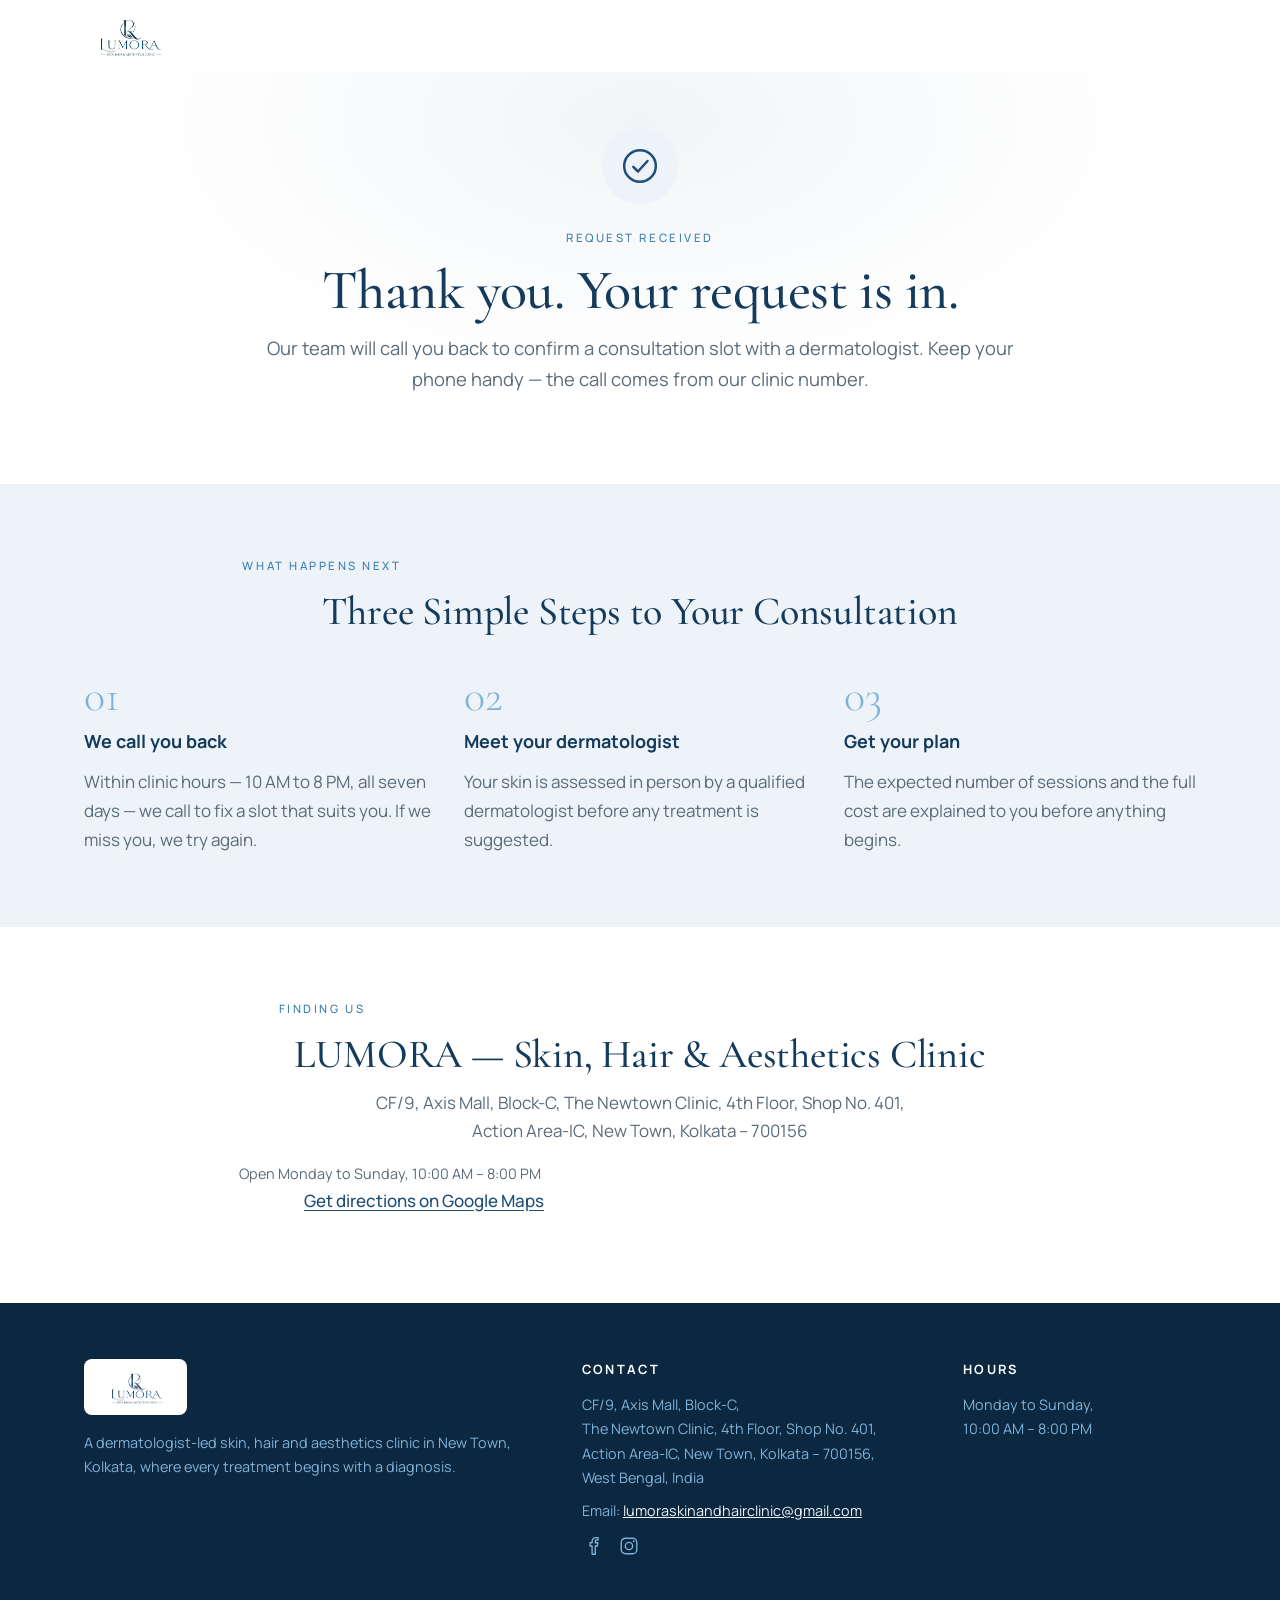
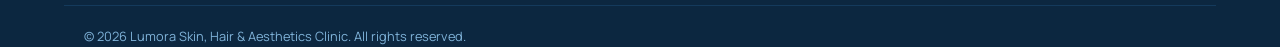
<file: thank-you.html>
<!DOCTYPE html>
<html lang="en-GB">

<head>
  <meta charset="UTF-8">
  <meta name="viewport" content="width=device-width, initial-scale=1.0, viewport-fit=cover">
  <meta name="robots" content="noindex, nofollow">

  <title>Thank You | LUMORA Skin, Hair &amp; Aesthetics Clinic</title>
  <meta name="description"
    content="Your consultation request has been received. The Lumora team will call you back to confirm your slot with a dermatologist.">

  <!-- Google tag (gtag.js) -->
  <script async src="https://www.googletagmanager.com/gtag/js?id=AW-18407869725"></script>
  <script>
    window.dataLayer = window.dataLayer || [];
    function gtag() { dataLayer.push(arguments); }
    gtag('js', new Date());

    gtag('config', 'AW-18407869725');
  </script>
  <script>window.dataLayer = window.dataLayer || [];</script>

  <!-- Self-hosted variable fonts (latin subset), same faces as the landing page. -->
  <link rel="preload" href="assets/fonts/cormorant-garamond-latin-var.woff2" as="font" type="font/woff2" crossorigin>
  <link rel="preload" href="assets/fonts/manrope-latin-var.woff2" as="font" type="font/woff2" crossorigin>

  <!-- Critical styles: tokens, fonts, header and the confirmation hero. The page
       is short, so everything above the footer is inlined; the full stylesheet
       (footer, mobile bar, steps grid) loads non-blocking below. -->
  <style>
    @font-face {
      font-family: 'Cormorant Garamond';
      font-style: normal;
      font-weight: 300 700;
      font-display: swap;
      src: url('assets/fonts/cormorant-garamond-latin-var.woff2') format('woff2')
    }

    @font-face {
      font-family: 'Manrope';
      font-style: normal;
      font-weight: 400 700;
      font-display: swap;
      src: url('assets/fonts/manrope-latin-var.woff2') format('woff2')
    }

    @font-face {
      font-family: 'Cormorant Fallback';
      src: local('Times New Roman');
      size-adjust: 97.52%;
      line-gap-override: 0%
    }

    @font-face {
      font-family: 'Manrope Fallback';
      src: local('Arial');
      size-adjust: 102.55%;
      line-gap-override: 0%
    }

    :root {
      --navy-deep: #0C2740;
      --navy: #143A5C;
      --blue: #1F4E79;
      --blue-steel: #3D7EB0;
      --blue-light: #7FB2D8;
      --ice: #EDF3F8;
      --pearl: #F8FAFC;
      --white: #FFFFFF;
      --ink: #1A2530;
      --muted: #5A6B7A;
      --champagne: #C2A25E;
      --font-display: 'Cormorant Garamond', 'Cormorant Fallback', Georgia, serif;
      --font-body: 'Manrope', 'Manrope Fallback', system-ui, sans-serif;
      --header-h: 72px
    }

    *,
    *::before,
    *::after {
      box-sizing: border-box
    }

    [hidden] {
      display: none !important
    }

    body {
      margin: 0;
      background: var(--white);
      color: var(--ink);
      font-family: var(--font-body);
      font-size: 1.0625rem;
      line-height: 1.7
    }

    img {
      max-width: 100%;
      height: auto;
      display: block
    }

    h1 {
      font-family: var(--font-display);
      font-weight: 500;
      font-size: clamp(2.25rem, 4.2vw + 1rem, 3.25rem);
      line-height: 1.1;
      letter-spacing: -0.01em;
      color: var(--navy);
      margin: 0 0 .75rem
    }

    h2 {
      font-family: var(--font-display);
      font-weight: 500;
      font-size: clamp(1.75rem, 2.6vw + .8rem, 2.4rem);
      line-height: 1.15;
      color: var(--navy);
      margin: 0 0 1rem
    }

    p {
      margin: 0 0 1rem;
      max-width: 68ch
    }

    a {
      color: var(--blue)
    }

    .container {
      width: 100%;
      max-width: 72rem;
      margin-inline: auto;
      padding-inline: 1.25rem
    }

    .eyebrow {
      font-weight: 500;
      font-size: .72rem;
      text-transform: uppercase;
      letter-spacing: .22em;
      color: var(--blue-steel);
      margin: 0 0 .75rem
    }

    .icon {
      width: 24px;
      height: 24px;
      fill: none;
      stroke: currentColor;
      stroke-width: 1.5;
      stroke-linecap: round;
      stroke-linejoin: round;
      flex-shrink: 0
    }

    .btn {
      display: inline-block;
      font-family: var(--font-body);
      font-size: .95rem;
      font-weight: 700;
      line-height: 1;
      padding: .95rem 1.75rem;
      border-radius: 6px;
      border: 1px solid transparent;
      cursor: pointer;
      text-decoration: none;
      text-align: center
    }

    .btn-cta {
      background: var(--champagne);
      color: var(--navy-deep)
    }

    .btn-whatsapp {
      display: inline-flex;
      align-items: center;
      justify-content: center;
      gap: .5rem;
      background: var(--blue);
      color: var(--white)
    }

    .btn-whatsapp .icon {
      width: 20px;
      height: 20px
    }

    .text-link {
      color: var(--blue);
      font-weight: 500;
      text-decoration: underline;
      text-underline-offset: 3px
    }

    .site-header {
      position: fixed;
      inset: 0 0 auto 0;
      z-index: 100;
      background: var(--white)
    }

    .header-inner {
      display: flex;
      align-items: center;
      justify-content: space-between;
      gap: 1rem;
      min-height: var(--header-h)
    }

    .header-logo {
      display: inline-flex;
      align-items: center;
      text-decoration: none
    }

    .header-logo img {
      height: 38px;
      width: auto
    }

    .logo-wordmark {
      font-family: var(--font-display);
      font-weight: 600;
      font-size: 1.5rem;
      letter-spacing: .18em;
      color: var(--navy)
    }

    .header-actions {
      display: flex;
      align-items: center;
      gap: 1.25rem
    }

    .header-phone {
      display: none;
      align-items: center;
      gap: .5rem;
      color: var(--blue);
      font-weight: 700;
      text-decoration: none
    }

    .header-phone .icon {
      width: 20px;
      height: 20px
    }

    .btn-header {
      padding: .75rem 1.25rem;
      font-size: .95rem;
      white-space: nowrap
    }

    :focus-visible {
      outline: 2px solid var(--blue-steel);
      outline-offset: 2px
    }

    /* ---- Thank-you page ---- */
    .ty-hero {
      position: relative;
      padding-top: calc(var(--header-h) + 3.5rem);
      padding-bottom: 3.5rem;
      background: var(--white);
      overflow: hidden;
      text-align: center
    }

    .ty-hero-light {
      position: absolute;
      top: -30%;
      left: 50%;
      transform: translateX(-50%);
      width: 80%;
      height: 110%;
      background: radial-gradient(ellipse at center, rgba(31, 78, 121, .06), transparent 70%);
      pointer-events: none
    }

    .ty-hero-inner {
      position: relative;
      max-width: 46rem;
      margin-inline: auto
    }

    .ty-hero p {
      margin-inline: auto
    }

    .ty-check {
      width: 76px;
      height: 76px;
      margin: 0 auto 1.5rem;
      border-radius: 50%;
      background: var(--ice);
      display: flex;
      align-items: center;
      justify-content: center;
      color: var(--blue)
    }

    .ty-check .icon {
      width: 40px;
      height: 40px
    }

    .ty-check circle {
      stroke-dasharray: 60;
      stroke-dashoffset: 60;
      animation: ty-draw .6s ease-out forwards
    }

    .ty-check path {
      stroke-dasharray: 20;
      stroke-dashoffset: 20;
      animation: ty-draw .4s ease-out .45s forwards
    }

    @keyframes ty-draw {
      to {
        stroke-dashoffset: 0
      }
    }

    @media (prefers-reduced-motion:reduce) {

      .ty-check circle,
      .ty-check path {
        animation: none;
        stroke-dashoffset: 0
      }
    }

    .ty-sub {
      font-size: 1.15rem;
      color: var(--muted);
      margin-bottom: 2rem
    }

    .ty-cta-row {
      display: flex;
      flex-wrap: wrap;
      align-items: center;
      justify-content: center;
      gap: 1rem;
      margin-bottom: 1.25rem
    }

    .ty-note {
      font-size: .9rem;
      color: var(--muted);
      margin-bottom: 0
    }

    .section {
      padding-block: 3.5rem
    }

    .ty-next {
      background: var(--ice)
    }

    .ty-next-inner {
      max-width: 60rem;
      margin-inline: auto;
      text-align: center
    }

    .ty-next .steps-grid {
      text-align: left;
      margin-top: 2.5rem
    }

    .ty-visit {
      max-width: 46rem;
      margin-inline: auto;
      text-align: center
    }

    .ty-visit address {
      font-style: normal;
      color: var(--muted);
      margin-bottom: 1rem
    }

    .hairline {
      height: 1px;
      background: linear-gradient(90deg, transparent, var(--blue-light), transparent);
      max-width: 72rem;
      margin-inline: auto
    }

    @media (min-width:768px) {
      .header-phone {
        display: inline-flex
      }

      .header-logo img {
        height: 48px
      }

      .section {
        padding-block: 4.5rem
      }
    }
  </style>

  <!-- Full stylesheet, non-blocking (footer, steps grid, mobile bar) -->
  <link rel="preload" href="css/style.css" as="style">
  <link rel="stylesheet" href="css/style.css" media="print" onload="this.media='all'">
  <noscript>
    <link rel="stylesheet" href="css/style.css">
  </noscript>
</head>

<body>
  <!-- Google Tag Manager (noscript) -->
  <!-- Event snippet for Submit lead form conversion page -->
  <script>
    gtag('event', 'conversion', {
      'send_to': 'AW-18407869725/x_ODCKfuuuccEJ2ax8lE',
      'value': 1.0,
      'currency': 'INR'
    });
  </script>
  <!-- End Google Tag Manager (noscript) -->

  <!-- ============ STICKY HEADER ============ -->
  <header class="site-header" id="site-header">
    <div class="container header-inner">
      <a href="index.html" class="header-logo"
        aria-label="Lumora Skin, Hair and Aesthetics Clinic — back to the main page">
        <img src="assets/lumora-logo.png" alt="LUMORA — Skin, Hair &amp; Aesthetics Clinic" width="358" height="192"
          id="logo-img">
        <span class="logo-wordmark" hidden>LUMORA</span>
      </a>
      <!-- Call buttons removed. -->
      <div class="header-actions"></div>
    </div>
  </header>

  <main id="main">

    <!-- ============ CONFIRMATION ============ -->
    <section class="ty-hero" aria-labelledby="ty-heading">
      <div class="ty-hero-light" aria-hidden="true"></div>
      <div class="container ty-hero-inner">
        <div class="ty-check" aria-hidden="true">
          <svg class="icon" viewBox="0 0 24 24">
            <circle cx="12" cy="12" r="9.5" />
            <path d="M8 12.5l2.8 2.8L16.5 9" />
          </svg>
        </div>
        <p class="eyebrow">Request Received</p>
        <h1 id="ty-heading">Thank you<span data-lead-name></span>. Your request is in.</h1>
        <p class="ty-sub">Our team will call you back to confirm a consultation slot with a dermatologist. Keep your
          phone handy — the call comes from our clinic number.</p>
        <!-- WhatsApp button, "Or call…" link and WhatsApp note removed. -->
      </div>
    </section>

    <!-- ============ WHAT HAPPENS NEXT ============ -->
    <section class="section ty-next" aria-labelledby="ty-next-heading">
      <div class="container ty-next-inner">
        <p class="eyebrow">What Happens Next</p>
        <h2 id="ty-next-heading">Three Simple Steps to Your Consultation</h2>
        <div class="steps-grid">
          <div class="step">
            <span class="step-num" aria-hidden="true">01</span>
            <h3>We call you back</h3>
            <p>Within clinic hours — 10 AM to 8 PM, all seven days — we call to fix a slot that suits you. If we miss
              you, we try again.</p>
          </div>
          <div class="step">
            <span class="step-num" aria-hidden="true">02</span>
            <h3>Meet your dermatologist</h3>
            <p>Your skin is assessed in person by a qualified dermatologist before any treatment is suggested.</p>
          </div>
          <div class="step">
            <span class="step-num" aria-hidden="true">03</span>
            <h3>Get your plan</h3>
            <p>The expected number of sessions and the full cost are explained to you before anything begins.</p>
          </div>
        </div>
      </div>
    </section>

    <!-- ============ VISIT ============ -->
    <section class="section" aria-labelledby="ty-visit-heading">
      <div class="container ty-visit">
        <p class="eyebrow">Finding Us</p>
        <h2 id="ty-visit-heading">LUMORA — Skin, Hair &amp; Aesthetics Clinic</h2>
        <address>CF/9, Axis Mall, Block-C, The Newtown Clinic, 4th Floor, Shop No. 401,<br>Action Area-IC, New Town,
          Kolkata – 700156</address>
        <p class="ty-note">Open Monday to Sunday, 10:00 AM – 8:00 PM</p>
        <p><a class="text-link"
            href="https://www.google.com/maps/dir/?api=1&amp;destination=Axis%20Mall%20Block%20C%2C%20New%20Town%2C%20Kolkata%20700156"
            target="_blank" rel="noopener noreferrer" data-track="directions_click">Get directions on Google Maps</a>
        </p>
      </div>
    </section>

  </main>

  <!-- ============ FOOTER ============ -->
  <footer class="site-footer">
    <div class="container footer-grid">
      <div class="footer-brand">
        <img src="assets/lumora-logo.png" alt="LUMORA — Skin, Hair &amp; Aesthetics Clinic" width="358" height="192"
          class="footer-logo" loading="lazy" id="footer-logo-img">
        <span class="footer-wordmark" hidden><span class="logo-wordmark logo-wordmark-footer">LUMORA</span><span
            class="footer-tagline">Skin, Hair &amp; Aesthetics Clinic</span></span>
        <p>A dermatologist-led skin, hair and aesthetics clinic in New Town, Kolkata, where every treatment begins with
          a diagnosis.</p>
      </div>
      <div class="footer-contact">
        <h3>Contact</h3>
        <p>CF/9, Axis Mall, Block-C,<br>The Newtown Clinic, 4th Floor, Shop No. 401,<br>Action Area-IC, New Town,
          Kolkata – 700156,<br>West Bengal, India</p>
        <p>Email: <a href="mailto:lumoraskinandhairclinic@gmail.com">lumoraskinandhairclinic@gmail.com</a></p>
        <div class="footer-social">
          <a href="https://www.facebook.com/people/Lumora-Skin-Hair-Aesthetics-Clinic/61593219094531/" target="_blank"
            rel="noopener noreferrer" aria-label="Lumora on Facebook"><svg class="icon" viewBox="0 0 24 24"
              aria-hidden="true">
              <path d="M14.5 8.5V7a1.5 1.5 0 0 1 1.5-1.5h1.5V2.8H15a4 4 0 0 0-4 4v1.7H8.8V12H11v9h3.5v-9h2.3l.4-3.5Z" />
            </svg></a>
          <a href="https://www.instagram.com/lumora_skin_hair_aesthetics" target="_blank" rel="noopener noreferrer"
            aria-label="Lumora on Instagram"><svg class="icon" viewBox="0 0 24 24" aria-hidden="true">
              <rect x="3.5" y="3.5" width="17" height="17" rx="4.5" />
              <circle cx="12" cy="12" r="4" />
              <circle cx="17.2" cy="6.8" r="1" fill="currentColor" stroke="none" />
            </svg></a>
        </div>
      </div>
      <div class="footer-hours">
        <h3>Hours</h3>
        <p>Monday to Sunday,<br>10:00 AM – 8:00 PM</p>
      </div>
    </div>
    <div class="container footer-legal">
      <p>&copy; 2026 Lumora Skin, Hair &amp; Aesthetics Clinic. All rights reserved.</p>
    </div>
  </footer>

  <!-- Sticky Call / WhatsApp mobile bar removed. js/thank-you.js finds its
       elements with querySelectorAll, which is safe when nothing matches. -->

  <script src="js/thank-you.js" defer></script>
</body>

</html>
</file>
<file: skin-hair-clinic/css/style.css>
/* ==========================================================================
   LUMORA — Skin Treatment Landing Page
   Mobile-first. Breakpoints: 768px, 1100px.
   Palette is limited to the eleven brand tokens below; the sole exception is
   the amber [VERIFY] placeholder style, which must be removed before launch.
   ========================================================================== */

:root {
  --navy-deep:   #0C2740;
  --navy:        #143A5C;
  --blue:        #1F4E79;
  --blue-steel:  #3D7EB0;
  --blue-light:  #7FB2D8;
  --ice:         #EDF3F8;
  --pearl:       #F8FAFC;
  --white:       #FFFFFF;
  --ink:         #1A2530;
  --muted:       #5A6B7A;
  --champagne:   #C2A25E;

  /* 'Cormorant Fallback' / 'Manrope Fallback' are size-adjusted local faces
     declared in the inline critical CSS in index.html */
  --font-display: 'Cormorant Garamond', 'Cormorant Fallback', Georgia, serif;
  --font-body: 'Manrope', 'Manrope Fallback', system-ui, sans-serif;

  --fs-h1: clamp(2.25rem, 4.2vw + 1rem, 3.5rem);
  --fs-h2: clamp(1.75rem, 2.6vw + 0.9rem, 2.5rem);
  --fs-h3: 1.125rem;
  --fs-body: 1.0625rem;
  --fs-caption: 0.85rem;

  --container: 72rem;
  --radius: 10px;
  --shadow-card: 0 10px 30px rgba(31, 78, 121, 0.10);
  --shadow-lift: 0 14px 34px rgba(31, 78, 121, 0.16);
  --header-h: 72px;
}

/* ---------- Reset & base ---------- */

*, *::before, *::after { box-sizing: border-box; }

[hidden] { display: none !important; }

html { scroll-behavior: smooth; scroll-padding-top: calc(var(--header-h) + 12px); }

body {
  margin: 0;
  background: var(--white);
  color: var(--ink);
  font-family: var(--font-body);
  font-size: var(--fs-body);
  line-height: 1.7;
  -webkit-font-smoothing: antialiased;
}

img { max-width: 100%; height: auto; display: block; }

h1, h2, h3, h4 { margin: 0 0 0.75rem; }

h1 {
  font-family: var(--font-display);
  font-weight: 500;
  font-size: var(--fs-h1);
  line-height: 1.1;
  letter-spacing: -0.01em;
  color: var(--navy);
}

h2 {
  font-family: var(--font-display);
  font-weight: 500;
  font-size: var(--fs-h2);
  line-height: 1.15;
  letter-spacing: -0.005em;
  color: var(--navy);
}

h3 { font-size: var(--fs-h3); font-weight: 700; color: var(--navy); }

p { margin: 0 0 1rem; max-width: 68ch; }

a { color: var(--blue); }

.container {
  width: 100%;
  max-width: var(--container);
  margin-inline: auto;
  padding-inline: 1.25rem;
}

.eyebrow {
  font-family: var(--font-body);
  font-weight: 500;
  font-size: 0.72rem;
  text-transform: uppercase;
  letter-spacing: 0.22em;
  color: var(--blue-steel);
  margin: 0 0 0.75rem;
}

.eyebrow-on-dark { color: var(--blue-light); }

.section { padding-block: 3.5rem; }

/* Below-fold sections skip style/layout work until they approach the viewport */
.section,
.site-footer {
  content-visibility: auto;
  contain-intrinsic-size: auto 700px;
}

.section-lead { color: var(--muted); margin-bottom: 2rem; }

.icon {
  width: 24px;
  height: 24px;
  fill: none;
  stroke: currentColor;
  stroke-width: 1.5;
  stroke-linecap: round;
  stroke-linejoin: round;
  flex-shrink: 0;
}

/* Section hairline divider */
.hairline {
  height: 1px;
  background: linear-gradient(90deg, transparent, var(--blue-light), transparent);
  max-width: var(--container);
  margin-inline: auto;
}

/* Focus visibility */
:focus-visible {
  outline: 2px solid var(--blue-steel);
  outline-offset: 2px;
}

/* [VERIFY] placeholder — deliberately loud so it cannot ship unnoticed.
   Amber is intentionally off-palette; remove every instance before launch. */
.verify {
  display: inline-block;
  background: #FDF3D7;
  color: #8A6D1A;
  border: 1px dashed #C9A227;
  border-radius: 4px;
  padding: 0 0.4em;
  font-family: var(--font-body);
  font-size: 0.78rem;
  font-weight: 500;
  letter-spacing: 0;
  text-transform: none;
  line-height: 1.6;
  vertical-align: middle;
}

/* ---------- Buttons ---------- */

.btn {
  display: inline-block;
  font-family: var(--font-body);
  font-size: 0.95rem;
  font-weight: 700;
  line-height: 1;
  padding: 0.95rem 1.75rem;
  border-radius: 6px;
  border: 1px solid transparent;
  cursor: pointer;
  text-decoration: none;
  text-align: center;
  transition: background-color 0.2s ease, color 0.2s ease, box-shadow 0.2s ease, transform 0.2s ease;
}

.btn-cta {
  background: var(--champagne);
  color: var(--navy-deep);
}

.btn-cta:hover {
  background: var(--navy-deep);
  color: var(--white);
  transform: translateY(-2px);
  box-shadow: var(--shadow-lift);
}

.btn-ghost {
  background: transparent;
  color: var(--blue);
  border-color: var(--blue-steel);
}

.btn-ghost:hover { background: var(--ice); }

.text-link {
  color: var(--blue);
  font-weight: 500;
  text-decoration: underline;
  text-underline-offset: 3px;
}

.text-btn {
  background: none;
  border: none;
  padding: 0.25rem 0;
  font-family: var(--font-body);
  font-size: 0.95rem;
  font-weight: 700;
  color: var(--blue);
  cursor: pointer;
  text-decoration: underline;
  text-underline-offset: 3px;
}

.text-btn:hover { color: var(--navy-deep); }

/* ---------- 1. Header ---------- */

.site-header {
  position: fixed;
  inset: 0 0 auto 0;
  z-index: 100;
  background: var(--white);
  transition: box-shadow 0.25s ease;
}

.site-header.is-scrolled { box-shadow: 0 2px 14px rgba(12, 39, 64, 0.10); }

.header-inner {
  display: flex;
  align-items: center;
  justify-content: space-between;
  gap: 1rem;
  min-height: var(--header-h);
}

.header-logo { display: inline-flex; align-items: center; text-decoration: none; }

.header-logo img { height: 38px; width: auto; }

@media (min-width: 768px) {
  .header-logo img { height: 48px; }
}

.logo-wordmark {
  font-family: var(--font-display);
  font-weight: 600;
  font-size: 1.5rem;
  letter-spacing: 0.18em;
  color: var(--navy);
}

.header-actions { display: flex; align-items: center; gap: 1.25rem; }

.header-phone {
  display: none;
  align-items: center;
  gap: 0.5rem;
  color: var(--blue);
  font-weight: 700;
  text-decoration: none;
}

.header-phone .icon { width: 20px; height: 20px; }

.btn-header { padding: 0.75rem 1.25rem; font-size: 0.95rem; white-space: nowrap; }

/* Brand group: Lumora logo · 1px gold divider (70% of the logo height) ·
   "From the House of" + The Newtown Clinic (not a link). On mobile the Newtown
   block centres between the divider and the button; from 768px the group sits left. */
.header-brand { display: flex; align-items: center; gap: 0.6rem; flex: 1 1 auto; min-width: 0; }

.header-divider { flex: 0 0 auto; width: 1px; height: 27px; background: var(--champagne); }

.header-house {
  display: flex;
  flex-direction: column;
  align-items: center;
  gap: 2px;
  margin-inline: auto;
  min-width: 0;
  text-align: center;
}

.header-house-label {
  font-size: 0.625rem;
  font-weight: 600;
  line-height: 1.2;
  letter-spacing: 0.01em;
  color: var(--navy);
  white-space: nowrap;
}

.header-house-logo { height: 29px; width: auto; }

@media (min-width: 768px) {
  .header-brand { gap: 0.9rem; flex: 0 1 auto; }
  .header-house { margin-inline: 0; }
  .header-divider { height: 34px; }
  .header-house-logo { height: 34px; }
  .header-house-label { font-size: 0.6875rem; }
}

/* Mobile: the button wraps to "Book an / Appointment" as a compact gold pill */
@media (max-width: 767px) {
  .btn-header {
    flex: 0 0 auto;
    width: min-content;
    white-space: normal;
    padding: 0.5rem 0.8rem;
    font-size: 0.8rem;
    line-height: 1.25;
    border-radius: 999px;
  }
}

/* Below 375px both logos scale down proportionally so one row still fits at 320px */
@media (max-width: 374px) {
  .header-inner { gap: 0.5rem; }
  .header-brand { gap: 0.5rem; }
  .header-logo img { height: 32px; }
  .header-divider { height: 22px; }
  .header-house-logo { height: 24px; }
  .header-house-label { font-size: 0.5625rem; }
  .btn-header { padding: 0.45rem 0.7rem; font-size: 0.75rem; }
}

/* ---------- 2. Hero ---------- */

.hero {
  position: relative;
  padding-top: calc(var(--header-h) + 2rem);
  padding-bottom: 3rem;
  background: var(--white);
  overflow: hidden;
}

.hero-light {
  position: absolute;
  top: -20%;
  left: -10%;
  width: 70%;
  height: 90%;
  background: radial-gradient(ellipse at center, rgba(31, 78, 121, 0.06), transparent 70%);
  pointer-events: none;
}

.hero-grid {
  position: relative;
  display: grid;
  grid-template-columns: 1fr;
  gap: 2.5rem;
}

.hero-sub { font-size: 1.15rem; color: var(--muted); margin-bottom: 1.5rem; }

.trust-chips {
  list-style: none;
  margin: 0 0 1.75rem;
  padding: 0;
  display: flex;
  flex-wrap: wrap;
  gap: 0.6rem;
}

.chip {
  display: inline-flex;
  align-items: center;
  gap: 0.45rem;
  background: var(--ice);
  color: var(--navy);
  font-size: 0.85rem;
  font-weight: 500;
  padding: 0.45rem 0.85rem;
  border-radius: 999px;
}

.chip .icon { width: 18px; height: 18px; color: var(--blue); }

.hero-cta-row {
  display: flex;
  flex-wrap: wrap;
  align-items: center;
  gap: 1.25rem;
}

.hero-form-col { position: relative; }

/* Full-bleed clinical still life behind the hero; the white veil keeps the
   navy type at full contrast (heavier on mobile where text spans the image) */
.hero-bg {
  position: absolute;
  inset: 0;
  background: url('../assets/hero2-bg.jpg') right center / cover no-repeat;
  pointer-events: none;
}

.hero-bg::after {
  content: '';
  position: absolute;
  inset: 0;
  background: linear-gradient(180deg, rgba(255, 255, 255, 0.93), rgba(255, 255, 255, 0.85));
}

/* ---------- Form card & fields ---------- */

.form-card {
  position: relative;
  background: var(--white);
  border-radius: var(--radius);
  box-shadow: var(--shadow-card);
  padding: 1.75rem 1.5rem;
}

.form-card-title {
  font-family: var(--font-display);
  font-weight: 600;
  font-size: 1.6rem;
  color: var(--navy);
  margin-bottom: 1.25rem;
}

.enquiry-form { display: grid; gap: 1.1rem; }

.field { display: grid; gap: 0.35rem; }

.field label {
  font-size: 0.9rem;
  font-weight: 700;
  color: var(--navy);
}

.field input,
.field select {
  font-family: var(--font-body);
  font-size: 1rem;
  color: var(--ink);
  background: var(--pearl);
  border: 1px solid var(--blue-light);
  border-radius: 8px;
  padding: 0.8rem 0.9rem;
  width: 100%;
  transition: border-color 0.2s ease, box-shadow 0.2s ease;
}

.field input:focus,
.field select:focus {
  outline: 2px solid var(--blue-steel);
  outline-offset: 1px;
  border-color: var(--blue-steel);
}

.field-hint {
  margin: 0;
  font-size: 0.78rem;
  color: var(--muted);
}

/* Honeypot: moved off-screen rather than display:none / visibility:hidden,
   which many bots detect and skip */
.hp-field {
  position: absolute;
  left: -9999px;
  width: 1px;
  height: 1px;
  overflow: hidden;
}

.field.has-error input,
.field.has-error select {
  border-color: var(--navy);
  box-shadow: 0 0 0 1px var(--navy);
}

.field-error {
  margin: 0;
  font-size: 0.8rem;
  font-weight: 700;
  color: var(--navy);
}

/* Pre-selection highlight for the signature concern flow */
.field select.is-highlighted {
  border-color: var(--champagne);
  box-shadow: 0 0 0 3px rgba(194, 162, 94, 0.35);
}

.btn-submit { width: 100%; }

.form-privacy {
  margin: 0;
  font-size: 0.8rem;
  color: var(--muted);
  text-align: center;
}

/* Success panel */
.form-success { text-align: center; padding-block: 1rem; }

.form-success .icon {
  width: 52px;
  height: 52px;
  color: var(--blue);
  margin-inline: auto;
  margin-bottom: 0.75rem;
}

.form-success h3 {
  font-family: var(--font-display);
  font-weight: 600;
  font-size: 1.5rem;
}

.form-success p { margin-inline: auto; }

.btn-whatsapp {
  display: inline-flex;
  align-items: center;
  gap: 0.5rem;
  background: var(--blue);
  color: var(--white);
}

.btn-whatsapp:hover { background: var(--navy-deep); color: var(--white); }

.btn-whatsapp .icon { width: 20px; height: 20px; }

/* ---------- 4. Trust bar ---------- */

.trust-bar { background: var(--ice); padding-block: 1.5rem; }

.trust-bar-grid {
  display: grid;
  grid-template-columns: 1fr 1fr;
  gap: 1rem 1.5rem;
}

.trust-item {
  display: flex;
  align-items: center;
  gap: 0.6rem;
  font-size: 0.9rem;
  font-weight: 500;
  color: var(--navy);
}

.trust-item .icon { color: var(--blue); }

/* ---------- 5. Concerns ---------- */

.concern-grid {
  display: grid;
  grid-template-columns: repeat(2, 1fr);
  gap: 0.9rem;
}

.concern-card {
  display: flex;
  flex-direction: column;
  align-items: flex-start;
  gap: 0.5rem;
  text-align: left;
  background: var(--pearl);
  border: 1px solid var(--ice);
  border-radius: var(--radius);
  padding: 1.25rem 1.1rem;
  font-family: var(--font-body);
  cursor: pointer;
  transition: transform 0.2s ease, box-shadow 0.2s ease, border-color 0.2s ease;
}

.concern-card:hover {
  transform: translateY(-2px);
  box-shadow: var(--shadow-card);
  border-color: var(--blue-light);
}

.concern-card .icon { color: var(--blue); width: 28px; height: 28px; }

.concern-title {
  font-size: 1rem;
  font-weight: 700;
  color: var(--navy);
  line-height: 1.3;
}

.concern-desc {
  font-size: 0.85rem;
  color: var(--muted);
  line-height: 1.5;
}

/* ---------- 6. Differentiator ---------- */

.why { background: var(--navy-deep); }

.why-inner {
  text-align: center;
  padding-block: 1.5rem;
}

.why-inner h2 { color: var(--white); max-width: 22ch; margin-inline: auto; }

.why-inner p {
  color: var(--ice);
  margin-inline: auto;
  margin-bottom: 1.75rem;
  max-width: 62ch;
}

/* ---------- 7. Offers ---------- */

.offers { background: var(--white); }

.offers-grid {
  display: grid;
  grid-template-columns: 1fr;
  gap: 1.25rem;
  margin-bottom: 1.25rem;
}

.offer-card {
  background: var(--pearl);
  border-top: 3px solid var(--champagne);
  border-radius: 0 0 var(--radius) var(--radius);
  box-shadow: var(--shadow-card);
  padding: 1.75rem 1.5rem;
  transition: transform 0.2s ease, box-shadow 0.2s ease;
}

.offer-card:hover { transform: translateY(-2px); box-shadow: var(--shadow-lift); }

.offer-card h3 { font-size: 1.25rem; }

.offer-lead {
  font-size: 1.05rem;
  color: var(--ink);
  margin-bottom: 0.5rem;
}

/* Anchor price struck through in muted; offer price steps up in navy so the
   saving reads at a glance */
.offer-price-was {
  color: var(--muted);
  text-decoration: line-through;
  font-weight: 500;
}

.offer-price-now {
  font-family: var(--font-display);
  font-weight: 600;
  font-size: 1.9rem;
  line-height: 1;
  color: var(--navy);
  vertical-align: -0.1em;
}

.offer-sub {
  font-size: 0.85rem;
  color: var(--muted);
  margin-bottom: 1.25rem;
}

/* Offer terms disclosure — same ARIA pattern as the FAQ accordion, kept
   deliberately quiet beneath the cards */
.offers-terms { margin-bottom: 1.25rem; }

.offers-terms-trigger {
  display: inline-flex;
  align-items: center;
  gap: 0.4rem;
  background: none;
  border: none;
  padding: 0.25rem 0;
  font-family: var(--font-body);
  font-size: 0.82rem;
  font-weight: 700;
  color: var(--muted);
  cursor: pointer;
}

.offers-terms-trigger:hover { color: var(--navy); }

.offers-terms-trigger .accordion-chevron { width: 16px; height: 16px; }

.offers-terms-trigger[aria-expanded="true"] .accordion-chevron { transform: rotate(180deg); }

.offers-terms-panel { padding-top: 0.35rem; }

.offers-terms-panel p { margin: 0; font-size: 0.82rem; color: var(--muted); }

.offers-note { font-size: 0.85rem; color: var(--muted); margin: 0; }

/* ---------- 8. Treatments ---------- */

.treatments { background: var(--ice); }

.treatment-grid {
  display: grid;
  grid-template-columns: 1fr;
  gap: 0.9rem;
}

.treatment-card {
  background: var(--white);
  border-radius: var(--radius);
  padding: 1.25rem 1.25rem 1rem;
  transition: transform 0.2s ease, box-shadow 0.2s ease;
}

.treatment-card:hover { transform: translateY(-2px); box-shadow: var(--shadow-card); }

.treatment-card h4 {
  font-size: 1.05rem;
  font-weight: 700;
  color: var(--navy);
  margin: 0 0 0.35rem;
}

.treatment-card p { font-size: 0.9rem; color: var(--muted); margin: 0; }

.treatment-group { margin-top: 2.5rem; }

.treatment-group .eyebrow { margin-bottom: 0.35rem; }

.treatment-group-title {
  font-family: var(--font-display);
  font-weight: 500;
  font-size: 1.6rem;
  letter-spacing: -0.005em;
  color: var(--navy);
  margin-bottom: 1.25rem;
}

.treatment-group-divider { margin-top: 2.5rem; }

.treatments-toggle-row { text-align: center; margin-top: 2.75rem; }

/* ---------- 9. Doctors ---------- */

.doctor-grid {
  display: grid;
  grid-template-columns: 1fr;
  align-items: stretch;
  gap: 1.5rem;
}

/* Flex column so uneven qualification blocks never ragged the row edge:
   the hours block takes the slack and sits flush to the card bottom */
.doctor-card {
  display: flex;
  flex-direction: column;
  background: var(--pearl);
  border-radius: var(--radius);
  padding: 1.25rem;
  transition: transform 0.2s ease, box-shadow 0.2s ease;
}

.doctor-card:hover { transform: translateY(-2px); box-shadow: var(--shadow-card); }

.doctor-photo {
  aspect-ratio: 4 / 5;
  border-radius: 8px;
  overflow: hidden;
  background: var(--ice);
  margin-bottom: 1rem;
  position: relative;
}

.doctor-photo img {
  width: 100%;
  height: 100%;
  object-fit: cover;
  object-position: center top;
}

.doctor-photo .doctor-initials {
  position: absolute;
  inset: 0;
  display: flex;
  align-items: center;
  justify-content: center;
  font-family: var(--font-display);
  font-weight: 600;
  font-size: 3rem;
  color: var(--blue);
  background: var(--ice);
}

.doctor-card h3 { margin-bottom: 0.3rem; }

.doctor-quals { margin: 0 0 0.9rem; }

.doctor-qual {
  font-weight: 400;
  font-size: 0.85rem;
  color: var(--blue);
  line-height: 1.55;
  margin: 0;
}

.doctor-qual-extra {
  font-size: 0.78rem;
  color: var(--muted);
  line-height: 1.45;
  margin: 0.2rem 0 0;
}

.doctor-hours {
  list-style: none;
  margin: auto 0 1rem; /* top auto: pins hours + button to the card bottom */
  padding: 0;
  display: flex;
  flex-wrap: wrap;
  gap: 0.35rem;
}

.doctor-card .text-btn { align-self: flex-start; }

.doctor-hours li {
  font-size: 0.78rem;
  font-weight: 500;
  color: var(--navy);
  background: var(--ice);
  border-radius: 5px;
  padding: 0.2rem 0.5rem;
  white-space: nowrap;
}

/* ---------- 10. Steps ---------- */

.steps-grid {
  display: grid;
  grid-template-columns: 1fr;
  gap: 1.75rem;
}

.step-num {
  display: block;
  font-family: var(--font-display);
  font-weight: 300;
  font-size: 2.75rem;
  line-height: 1;
  color: var(--blue-light);
  margin-bottom: 0.5rem;
}

.step p { margin: 0; color: var(--muted); }

/* ---------- 11. Location ---------- */

.location { background: var(--pearl); }

.location-grid {
  display: grid;
  grid-template-columns: 1fr;
  gap: 2rem;
}

.map-wrap {
  border-radius: var(--radius);
  overflow: hidden;
  box-shadow: var(--shadow-card);
}

.map-wrap iframe { display: block; width: 100%; height: 320px; border: 0; }

.location-details h3 { font-size: 1.2rem; }

.location-details h4 {
  font-size: 0.95rem;
  color: var(--navy);
  margin-top: 1.5rem;
  margin-bottom: 0.5rem;
}

.location-address { color: var(--muted); }

.location-details .btn { margin-bottom: 1rem; }

/* Wayfinding note beneath the address — the 4th floor of Axis Mall itself is a
   different building, so the building name has to be unmissable */
.address-note {
  font-size: 0.82rem;
  color: var(--muted);
  margin-top: -0.5rem;
  margin-bottom: 1rem;
}

.location-phone { margin-bottom: 0; }

.location-hours {
  font-weight: 500;
  color: var(--navy);
  margin-bottom: 0.35rem;
}

.location-hours-note {
  font-size: 0.85rem;
  color: var(--muted);
  margin-bottom: 0;
}

.map-placeholder {
  display: flex;
  flex-direction: column;
  align-items: center;
  justify-content: center;
  gap: 0.75rem;
  text-align: center;
  min-height: 320px;
  height: 100%;
  background: var(--ice);
  padding: 2rem 1.5rem;
}

.map-placeholder .icon { width: 32px; height: 32px; color: var(--blue); }

.map-placeholder p { margin: 0; font-size: 0.95rem; color: var(--navy); }

/* ---------- 12. FAQ ---------- */

.faq-inner { max-width: 50rem; }

.accordion {
  border: 1px solid var(--ice);
  border-radius: var(--radius);
  background: var(--white);
  overflow: hidden;
}

.accordion-item + .accordion-item { border-top: 1px solid var(--ice); }

.accordion-heading { margin: 0; }

.accordion-trigger {
  display: flex;
  align-items: center;
  justify-content: space-between;
  gap: 1rem;
  width: 100%;
  background: none;
  border: none;
  text-align: left;
  font-family: var(--font-body);
  font-size: 1rem;
  font-weight: 700;
  color: var(--navy);
  padding: 1.1rem 1.25rem;
  cursor: pointer;
}

.accordion-trigger:hover { background: var(--pearl); }

.accordion-chevron { width: 18px; height: 18px; color: var(--blue-steel); transition: transform 0.25s ease; }

.accordion-trigger[aria-expanded="true"] .accordion-chevron { transform: rotate(180deg); }

.accordion-panel { padding: 0 1.25rem 1.1rem; }

.accordion-panel p { margin: 0; color: var(--muted); }

/* ---------- 13. Second form ---------- */

.book { background: var(--ice); }

.book-inner { max-width: 46rem; }

.form-card-wide { padding: 2rem 1.5rem; }

/* ---------- 14. Footer ---------- */

.site-footer {
  background: var(--navy-deep);
  color: var(--ice);
  padding-block: 3rem 5.5rem; /* extra bottom room for the mobile bar */
  font-size: 0.9rem;
}

.footer-grid {
  display: grid;
  grid-template-columns: 1fr;
  gap: 2rem;
}

/* The mark is navy on solid white, so it sits on a white tile against the navy footer */
.footer-logo {
  height: 56px;
  width: auto;
  background: var(--white);
  padding: 0.5rem 0.9rem;
  border-radius: 8px;
  margin-bottom: 1rem;
}

.footer-wordmark { display: block; margin-bottom: 1rem; }

.logo-wordmark-footer { color: var(--white); display: block; }

.footer-tagline {
  display: block;
  font-size: 0.72rem;
  font-weight: 500;
  text-transform: uppercase;
  letter-spacing: 0.22em;
  color: var(--blue-light);
  margin-top: 0.3rem;
}

.site-footer h3 {
  color: var(--white);
  font-size: 0.8rem;
  text-transform: uppercase;
  letter-spacing: 0.18em;
  font-weight: 700;
  margin-bottom: 0.75rem;
}

.site-footer p { color: var(--blue-light); margin-bottom: 0.5rem; }

.site-footer a { color: var(--ice); }

.footer-social { display: flex; gap: 0.9rem; margin-top: 0.75rem; }

.footer-social a { color: var(--blue-light); }

.footer-social a:hover { color: var(--white); }

.footer-social .icon { width: 22px; height: 22px; }

.footer-legal {
  margin-top: 2.5rem;
  padding-top: 1.25rem;
  border-top: 1px solid var(--navy);
}

.footer-legal p { margin: 0; color: var(--blue-light); font-size: 0.8rem; }

/* ---------- 15. Sticky mobile action bar ---------- */

.mobile-bar {
  position: fixed;
  inset: auto 0 0 0;
  z-index: 90;
  display: flex;
  height: calc(56px + env(safe-area-inset-bottom, 0px));
  padding-bottom: env(safe-area-inset-bottom, 0px);
  box-shadow: 0 -2px 12px rgba(12, 39, 64, 0.18);
}

.mobile-bar-btn {
  flex: 1;
  display: inline-flex;
  align-items: center;
  justify-content: center;
  gap: 0.5rem;
  font-size: 0.95rem;
  font-weight: 700;
  text-decoration: none;
}

.mobile-bar-btn .icon { width: 20px; height: 20px; }

.mobile-bar-call { background: var(--navy-deep); color: var(--white); }

.mobile-bar-wa { background: var(--blue); color: var(--white); }

/* ---------- Desktop call widget ---------- */

/* Anchored to the right edge, so the hover pill expands leftward into the page */
.call-widget {
  position: fixed;
  right: 1.5rem;
  bottom: 1.5rem;
  z-index: 80; /* below the modal overlay (200) */
  display: none;
  align-items: center;
  justify-content: flex-end; /* keeps the icon pinned while the pill grows left */
  gap: 0;
  height: 58px;
  min-width: 58px;
  max-width: 58px;
  padding: 0 16px;
  border-radius: 999px;
  background: var(--champagne);
  color: var(--navy-deep);
  text-decoration: none;
  box-shadow: 0 8px 24px rgba(12, 39, 64, 0.22);
  overflow: hidden;
  white-space: nowrap;
  opacity: 0;
  visibility: hidden;
  transition: opacity 0.3s ease, visibility 0.3s ease, max-width 0.3s ease;
}

.call-widget.is-visible { opacity: 1; visibility: visible; }

.call-widget .icon { width: 24px; height: 24px; flex-shrink: 0; }

.call-widget-number {
  order: -1; /* number sits left of the icon, so the icon stays where the circle was */
  font-family: var(--font-body);
  font-weight: 500;
  font-size: 1rem;
  opacity: 0;
  margin-right: 0;
  transition: opacity 0.2s ease 0.1s, margin-right 0.3s ease;
}

.call-widget:hover,
.call-widget:focus-visible { max-width: 260px; }

.call-widget:hover .call-widget-number,
.call-widget:focus-visible .call-widget-number { opacity: 1; margin-right: 10px; }

@media (min-width: 768px) {
  .call-widget { display: inline-flex; }
}

/* ---------- Modal ---------- */

.modal-overlay {
  position: fixed;
  inset: 0;
  z-index: 200;
  background: rgba(12, 39, 64, 0.55);
  display: flex;
  align-items: flex-end;
  justify-content: center;
  padding: 1rem;
  overflow-y: auto;
}

.modal {
  position: relative;
  background: var(--white);
  border-radius: var(--radius);
  box-shadow: var(--shadow-lift);
  padding: 1.75rem 1.5rem;
  width: 100%;
  max-width: 26rem;
  margin-block: auto;
}

.modal-close {
  position: absolute;
  top: 0.9rem;
  right: 0.9rem;
  background: none;
  border: none;
  color: var(--muted);
  cursor: pointer;
  padding: 0.35rem;
  border-radius: 6px;
}

.modal-close:hover { color: var(--navy); background: var(--ice); }

.modal-close .icon { width: 20px; height: 20px; display: block; }

.modal-doctor-note {
  font-size: 0.85rem;
  color: var(--muted);
  margin-top: -0.75rem;
  margin-bottom: 1rem;
}

body.modal-open { overflow: hidden; }

/* ---------- Reveal animation ---------- */

@media (prefers-reduced-motion: no-preference) {
  .reveal {
    opacity: 0;
    transform: translateY(16px);
    transition: opacity 0.5s ease-out, transform 0.5s ease-out;
    transition-delay: var(--reveal-delay, 0ms);
  }

  .reveal.in-view { opacity: 1; transform: none; }
}

@media (prefers-reduced-motion: reduce) {
  *, *::before, *::after {
    animation-duration: 0.01ms !important;
    animation-iteration-count: 1 !important;
    transition-duration: 0.01ms !important;
    scroll-behavior: auto !important;
  }
}

/* ==========================================================================
   Breakpoint: 768px
   ========================================================================== */

@media (min-width: 768px) {
  .section { padding-block: 4.5rem; }

  .header-phone { display: inline-flex; }

  .mobile-bar { display: none; }

  .site-footer { padding-block: 3.5rem 0; }

  .trust-bar-grid { grid-template-columns: repeat(4, 1fr); }

  .concern-grid { grid-template-columns: repeat(2, 1fr); gap: 1.1rem; }

  .offers-grid { grid-template-columns: 1fr 1fr; }

  .treatment-grid { grid-template-columns: repeat(2, 1fr); }

  .doctor-grid { grid-template-columns: repeat(2, 1fr); }

  .steps-grid { grid-template-columns: repeat(3, 1fr); }

  .location-grid { grid-template-columns: 1fr 1fr; align-items: start; }

  .map-wrap iframe { height: 420px; }

  .footer-grid { grid-template-columns: 2fr 1.5fr 1fr; }

  .modal-overlay { align-items: center; }

  .form-card { padding: 2rem 1.75rem; }
}

/* ==========================================================================
   Breakpoint: 1100px
   ========================================================================== */

@media (min-width: 1100px) {
  .hero { min-height: 88vh; display: flex; align-items: center; padding-bottom: 4rem; }

  /* Two-column hero: reveal more of the image on the form side, keep the
     headline side near-white */
  .hero-bg::after {
    background: linear-gradient(90deg, rgba(255, 255, 255, 0.96) 0%, rgba(255, 255, 255, 0.86) 50%, rgba(255, 255, 255, 0.55) 100%);
  }

  .hero-grid {
    grid-template-columns: 1.15fr 0.85fr;
    align-items: center;
    gap: 4rem;
    width: 100%;
  }

  .concern-grid { grid-template-columns: repeat(4, 1fr); }

  .treatment-grid { grid-template-columns: repeat(3, 1fr); }

  .doctor-grid { grid-template-columns: repeat(3, 1fr); }
}
</file>
<file: skin-hair-clinic/css/treatments.css>
/* ==========================================================================
   LUMORA — Skin Treatment LP · "Skin Treatments We Offer" explorer
   Every rule is scoped to .lmr-treatments. Shared styles are untouched.
   Tabs are built by js/ui.js (initTreatmentTabs); without JS every panel shows, stacked.
   Fonts follow the doctor hero (Manrope 400/600/700). Contrast:
     navy #143A5C on white 11.3:1 · muted #5A6B7A on white 5.4:1 · white on navy-deep 15.3:1
     navy-deep on champagne 6.25:1 · active tab white on --navy #143A5C 11.3:1
   Breakpoints: mobile < 768px · tablet 768–1023px · desktop >= 1024px
   ========================================================================== */

.lmr-treatments {
  --tr-navy: var(--navy, #143A5C);
  --tr-navy-deep: var(--navy-deep, #0C2740);
  --tr-blue: var(--blue, #1F4E79);
  --tr-muted: var(--muted, #5A6B7A);
  --tr-tint: #E3EDF6;                         /* steel-blue tint for icon tiles */
  --tr-line: rgba(20, 58, 92, 0.08);
  --tr-line-strong: rgba(20, 58, 92, 0.16);
  --tr-champagne: var(--champagne, #C2A25E);
  --tr-shadow: 0 14px 30px rgba(12, 39, 64, 0.10), 0 2px 6px rgba(12, 39, 64, 0.05);
  --tr-gutter: 16px;

  position: relative;
  isolation: isolate;
  overflow: hidden;
  background:
    radial-gradient(60% 50% at 85% 0%, rgba(127, 178, 216, 0.22), transparent 70%),
    linear-gradient(180deg, var(--ice, #EDF3F8) 0%, #F5F8FB 55%, var(--ice, #EDF3F8) 100%);
  color: var(--tr-navy);
  font-family: var(--font-body, 'Manrope', system-ui, sans-serif);
}

.lmr-treatments.section { padding-block: 3rem 3.25rem; }

.lmr-treatments p { max-width: none; margin: 0; }

.lmr-tr-wrap {
  width: 100%;
  max-width: 1200px;
  margin-inline: auto;
  padding-inline: var(--tr-gutter);
}

/* ---------- Header ---------- */

.lmr-tr-head { text-align: center; margin-bottom: 1.5rem; }

.lmr-tr-overline {
  font-size: 0.75rem;
  font-weight: 700;
  letter-spacing: 0.18em;
  text-transform: uppercase;
  color: var(--tr-blue);
}

.lmr-tr-overline-main { margin-bottom: 0.6rem !important; }

.lmr-treatments .lmr-tr-title {
  font-family: var(--font-body, 'Manrope', system-ui, sans-serif);
  font-weight: 700;
  font-size: 1.875rem;
  line-height: 1.12;
  letter-spacing: -0.025em;
  color: var(--tr-navy);
  margin: 0 0 0.6rem;
}

.lmr-tr-sub {
  font-size: 0.9375rem;
  line-height: 1.55;
  color: var(--tr-muted);
  max-width: 40ch !important;
  margin-inline: auto !important;
}

/* ---------- Tabs ---------- */

.lmr-tr-tabs-scroller { position: relative; margin-bottom: 1.25rem; }

.lmr-tr-tabs {
  display: flex;
  gap: 8px;
  overflow-x: auto;
  scroll-snap-type: x mandatory;
  scroll-padding-inline: var(--tr-gutter);
  scrollbar-width: none;
  -webkit-overflow-scrolling: touch;
  margin-inline: calc(var(--tr-gutter) * -1);
  padding: 4px var(--tr-gutter);
}

.lmr-tr-tabs::-webkit-scrollbar { display: none; }

/* edge fade hints, shown only while there is more to scroll that way (js/ui.js) */
.lmr-tr-tabs-scroller::before,
.lmr-tr-tabs-scroller::after {
  content: '';
  position: absolute;
  top: 0;
  bottom: 0;
  width: 28px;
  z-index: 1;
  pointer-events: none;
  opacity: 0;
  transition: opacity 0.2s ease;
}

.lmr-tr-tabs-scroller::before { left: calc(var(--tr-gutter) * -1); background: linear-gradient(90deg, #EEF3F8, rgba(238, 243, 248, 0)); }
.lmr-tr-tabs-scroller::after { right: calc(var(--tr-gutter) * -1); background: linear-gradient(270deg, #EEF3F8, rgba(238, 243, 248, 0)); }
.lmr-tr-tabs-scroller.can-left::before,
.lmr-tr-tabs-scroller.can-right::after { opacity: 1; }

.lmr-tr-tab {
  appearance: none;
  margin: 0;
  cursor: pointer;
  flex: 0 0 auto;
  scroll-snap-align: start;
  display: inline-flex;
  align-items: center;
  gap: 0.5rem;
  min-height: 44px;
  padding: 0.5rem 0.95rem 0.5rem 0.8rem;
  border-radius: 999px;
  border: 1px solid var(--tr-line-strong);
  background: var(--white, #FFFFFF);
  color: var(--tr-navy);
  font-family: inherit;
  font-size: 0.875rem;
  font-weight: 700;
  line-height: 1.2;
  white-space: nowrap;
  transition: background-color 0.2s ease, color 0.2s ease, border-color 0.2s ease;
}

.lmr-tr-tab:hover { border-color: var(--tr-blue); }

.lmr-tr-tab[aria-selected="true"] {
  background: var(--tr-navy);
  border-color: var(--tr-navy);
  color: var(--white, #FFFFFF);
}

.lmr-tr-tab:focus-visible {
  outline: 3px solid var(--tr-champagne);
  outline-offset: 2px;
}

.lmr-tr-tab .lmr-tr-tab-ico {
  width: 18px;
  height: 18px;
  flex-shrink: 0;
  fill: none;
  stroke: currentColor;
  stroke-width: 1.6;
  stroke-linecap: round;
  stroke-linejoin: round;
}

.lmr-tr-tab .lmr-tr-fill { fill: currentColor; fill-opacity: 0.25; }

.lmr-tr-count {
  font-weight: 600;
  opacity: 0.8;
}

/* ---------- Panels ---------- */

/* No JS: every panel shows, stacked */
.lmr-tr-panel + .lmr-tr-panel { margin-top: 2rem; }

.lmr-treatments.is-tabbed .lmr-tr-panel + .lmr-tr-panel { margin-top: 0; }

.lmr-tr-panel {
  display: grid;
  grid-template-columns: minmax(0, 1fr);
  gap: 12px;
}

.lmr-tr-panel:focus-visible {
  outline: 3px solid var(--tr-champagne);
  outline-offset: 6px;
  border-radius: 20px;
}

@media (prefers-reduced-motion: no-preference) {
  .lmr-tr-panel.is-entering { animation: lmr-tr-fade 0.2s ease-out both; }
}

@keyframes lmr-tr-fade {
  from { opacity: 0; }
  to { opacity: 1; }
}

/* ---------- Feature card (navy, soft glow) ---------- */

.lmr-tr-feature {
  position: relative;
  isolation: isolate;
  overflow: hidden;
  display: flex;
  align-items: center;
  gap: 0.9rem;
  padding: 0.9rem 0.9rem 0.9rem 1.1rem;
  border-radius: 16px;
  background: var(--tr-navy-deep);
  color: var(--white, #FFFFFF);
}

.lmr-tr-feature::before {
  content: '';
  position: absolute;
  z-index: -1;
  inset: -40% -20% auto auto;
  width: 90%;
  height: 160%;
  border-radius: 50%;
  background: radial-gradient(closest-side, rgba(61, 126, 176, 0.42), rgba(61, 126, 176, 0.12) 60%, transparent);
  pointer-events: none;
}

.lmr-tr-feature-text { flex: 1; min-width: 0; }

.lmr-tr-feature .lmr-tr-overline { color: #A6CAE7; margin-bottom: 0.3rem; }

.lmr-treatments .lmr-tr-feature-title {
  font-family: var(--font-body, 'Manrope', system-ui, sans-serif);
  font-weight: 700;
  font-size: 1.0625rem;
  line-height: 1.25;
  letter-spacing: -0.01em;
  color: var(--white, #FFFFFF);
  margin: 0;
}

.lmr-tr-feature-line {
  margin-top: 0.5rem !important;
  font-size: 0.9375rem;
  line-height: 1.5;
  color: rgba(255, 255, 255, 0.78);
}

.lmr-tr-feature-icon {
  display: inline-flex;
  align-items: center;
  justify-content: center;
  flex-shrink: 0;
  width: 64px;
  height: 64px;
  border-radius: 18px;
  background: rgba(194, 162, 94, 0.14);
  box-shadow: inset 0 0 0 1px rgba(194, 162, 94, 0.3);
}

.lmr-tr-cat-ico {
  width: 36px;
  height: 36px;
  fill: none;
  stroke: var(--tr-champagne);
  stroke-width: 1.4;
  stroke-linecap: round;
  stroke-linejoin: round;
}

.lmr-tr-cat-ico .lmr-tr-fill { fill: var(--tr-champagne); fill-opacity: 0.35; }

.lmr-tr-feature-cta {
  appearance: none;
  border: 0;
  margin: 0;
  cursor: pointer;
  flex-shrink: 0;
  display: inline-flex;
  align-items: center;
  justify-content: center;
  min-height: 44px;
  padding: 0.6rem 1.1rem;
  border-radius: 999px;
  background: var(--tr-champagne);
  color: var(--tr-navy-deep);
  font-family: inherit;
  font-size: 0.875rem;
  font-weight: 700;
  line-height: 1.2;
  white-space: nowrap;
  transition: background-color 0.2s ease, transform 0.2s ease;
}

.lmr-tr-feature-cta:hover { background: #D3B678; transform: translateY(-1px); }

.lmr-tr-feature-cta:focus-visible {
  outline: 3px solid var(--white, #FFFFFF);
  outline-offset: 3px;
}

/* ---------- Treatments: mobile = compact list with dividers ---------- */

.lmr-tr-list {
  list-style: none;
  margin: 0;
  padding: 0 0.9rem;
  border-radius: 16px;
  background: var(--white, #FFFFFF);
  border: 1px solid var(--tr-line);
  box-shadow: 0 6px 18px rgba(12, 39, 64, 0.05);
}

.lmr-tr-item + .lmr-tr-item { border-top: 1px solid var(--tr-line); }

.lmr-tr-card {
  position: relative;
  display: grid;
  grid-template-columns: 40px minmax(0, 1fr) 18px;
  align-items: center;
  column-gap: 0.85rem;
  padding: 0.85rem 0;
}

.lmr-tr-tile {
  display: inline-flex;
  align-items: center;
  justify-content: center;
  width: 40px;
  height: 40px;
  border-radius: 12px;
  background: var(--tr-tint);
  color: var(--tr-blue);
  transition: background-color 0.2s ease, color 0.2s ease;
}

.lmr-tr-ico {
  width: 22px;
  height: 22px;
  fill: none;
  stroke: currentColor;
  stroke-width: 1.6;
  stroke-linecap: round;
  stroke-linejoin: round;
}

.lmr-tr-ico .lmr-tr-fill { fill: currentColor; fill-opacity: 0.22; }

.lmr-tr-body { min-width: 0; }

.lmr-treatments .lmr-tr-name {
  font-family: var(--font-body, 'Manrope', system-ui, sans-serif);
  font-size: 0.9375rem;
  font-weight: 700;
  line-height: 1.3;
  color: var(--tr-navy);
  margin: 0 0 0.15rem;
}

.lmr-tr-desc {
  font-size: 0.8125rem;
  line-height: 1.45;
  color: var(--tr-muted);
}

/* The booking button: on mobile it covers the whole row (the row is the tap target),
   with its words kept for screen readers; from 768px it is the visible text link */
.lmr-tr-book {
  appearance: none;
  border: 0;
  margin: 0;
  padding: 0;
  background: none;
  cursor: pointer;
  font-family: inherit;
  color: var(--tr-blue);
  position: absolute;
  inset: 0;
  width: 100%;
  font-size: 0;           /* hide the words visually on mobile; the accessible name stays */
  border-radius: 12px;
}

.lmr-tr-book:focus-visible {
  outline: 3px solid var(--tr-champagne);
  outline-offset: 2px;
}

.lmr-tr-sr {
  position: absolute;
  width: 1px;
  height: 1px;
  overflow: hidden;
  clip-path: inset(50%);
  white-space: nowrap;
}

.lmr-tr-chev {
  width: 18px;
  height: 18px;
  fill: none;
  stroke: var(--tr-blue);
  stroke-width: 2;
  stroke-linecap: round;
  stroke-linejoin: round;
}

.lmr-tr-item:active .lmr-tr-tile { background: var(--tr-blue); color: var(--white, #FFFFFF); }

/* Mobile feature = slim banner: heading + CTA */
@media (max-width: 767px) {
  .lmr-tr-feature-icon,
  .lmr-tr-feature .lmr-tr-overline,
  .lmr-tr-feature-line { display: none; }
}

@media (max-width: 359px) {
  .lmr-treatments { --tr-gutter: 14px; }
  .lmr-tr-feature { flex-wrap: wrap; }
  .lmr-tr-feature-cta { width: 100%; }
}

/* ---------- Footer CTA (the section's original button, kept) ---------- */

.lmr-tr-footer { margin-top: 1.75rem; text-align: center; }

/* ---------- Tablet: banner above a 2-column card grid ---------- */

@media (min-width: 768px) {
  .lmr-treatments { --tr-gutter: 32px; }

  .lmr-treatments.section { padding-block: 4.5rem; }

  .lmr-tr-head { margin-bottom: 1.75rem; }

  .lmr-treatments .lmr-tr-title { font-size: 2.5rem; }

  .lmr-tr-sub { font-size: 1.0625rem; }

  .lmr-tr-tabs-scroller { margin-bottom: 1.75rem; }

  .lmr-tr-tabs {
    flex-wrap: wrap;
    justify-content: center;
    overflow: visible;
    margin-inline: 0;
    padding-inline: 0;
  }

  .lmr-tr-tabs-scroller::before,
  .lmr-tr-tabs-scroller::after { display: none; }

  .lmr-tr-tab { padding: 0.55rem 0.95rem 0.55rem 0.8rem; }

  .lmr-tr-panel { gap: 16px; }

  .lmr-tr-feature { gap: 1.25rem; padding: 1.25rem 1.5rem; border-radius: 20px; }

  .lmr-treatments .lmr-tr-feature-title { font-size: 1.375rem; }

  /* cards */
  .lmr-tr-list {
    display: grid;
    grid-template-columns: repeat(2, minmax(0, 1fr));
    gap: 14px;
    padding: 0;
    border: 0;
    border-radius: 0;
    background: none;
    box-shadow: none;
  }

  .lmr-tr-item { display: flex; min-width: 0; }

  .lmr-tr-item + .lmr-tr-item { border-top: 0; }

  /* odd count: the last card spans both columns, no empty gap */
  .lmr-tr-item:last-child:nth-child(odd) { grid-column: 1 / -1; }

  .lmr-tr-card {
    display: flex;
    flex-direction: column;
    align-items: flex-start;
    gap: 0.9rem;
    width: 100%;
    padding: 1.25rem 1.25rem 1.15rem;
    border-radius: 16px;
    background: var(--white, #FFFFFF);
    border: 1px solid var(--tr-line);
    transition: transform 0.2s ease, box-shadow 0.2s ease, border-color 0.2s ease;
  }

  .lmr-tr-card:hover,
  .lmr-tr-card:focus-within {
    transform: translateY(-2px);
    box-shadow: var(--tr-shadow);
    border-color: var(--tr-line-strong);
  }

  .lmr-tr-card:hover .lmr-tr-tile,
  .lmr-tr-card:focus-within .lmr-tr-tile { background: var(--tr-blue); color: var(--white, #FFFFFF); }

  .lmr-tr-tile { width: 44px; height: 44px; }

  .lmr-tr-ico { width: 24px; height: 24px; }

  .lmr-tr-body {
    flex: 1;
    display: flex;
    flex-direction: column;
    width: 100%;
  }

  .lmr-treatments .lmr-tr-name { font-size: 1.0625rem; margin-bottom: 0.3rem; }

  .lmr-tr-desc { font-size: 0.9375rem; line-height: 1.5; }

  .lmr-tr-book {
    position: static;
    inset: auto;
    width: auto;
    align-self: flex-start;
    margin-top: auto;
    padding-top: 0.9rem;
    font-size: 0.875rem;
    font-weight: 700;
    line-height: 1.3;
    border-radius: 4px;
    text-decoration: none;
  }

  .lmr-tr-book:hover { text-decoration: underline; text-underline-offset: 3px; }

  .lmr-tr-chev { display: none; }

  .lmr-tr-footer { margin-top: 2.25rem; }
}

/* ---------- Desktop: feature card (~35%) beside the grid (~65%) ---------- */

@media (min-width: 1024px) {
  .lmr-treatments { --tr-gutter: 24px; }

  .lmr-treatments.section { padding-block: 5rem; }

  .lmr-treatments .lmr-tr-title { font-size: clamp(2.5rem, 3.6vw, 3rem); }

  .lmr-tr-panel {
    grid-template-columns: minmax(0, 35fr) minmax(0, 65fr);
    gap: 20px;
    align-items: stretch;
  }

  .lmr-tr-feature {
    flex-direction: column;
    align-items: flex-start;
    gap: 1.25rem;
    padding: 2rem 1.75rem;
    border-radius: 24px;
  }

  .lmr-tr-feature::before { inset: auto -30% -30% auto; width: 130%; height: 80%; }

  .lmr-tr-feature-text { flex: 0 0 auto; }

  .lmr-treatments .lmr-tr-feature-title { font-size: 1.625rem; line-height: 1.2; }

  .lmr-tr-feature-line { font-size: 1rem; margin-top: 0.75rem !important; }

  .lmr-tr-feature-icon { width: 76px; height: 76px; border-radius: 20px; }

  .lmr-tr-cat-ico { width: 44px; height: 44px; }

  .lmr-tr-feature-cta { margin-top: auto; padding: 0.75rem 1.5rem; font-size: 0.9375rem; min-height: 48px; }

  .lmr-tr-list { gap: 16px; }

  .lmr-tr-tabs { gap: 10px; }

  .lmr-tr-tab { padding: 0.6rem 1.15rem 0.6rem 0.95rem; font-size: 0.9375rem; }
}

@media (prefers-reduced-motion: reduce) {
  .lmr-tr-card,
  .lmr-tr-feature-cta { transition: none; }
  .lmr-tr-card:hover,
  .lmr-tr-card:focus-within,
  .lmr-tr-feature-cta:hover { transform: none; }
}
</file>
<file: skin-hair-clinic/css/why.css>
/* ==========================================================================
   LUMORA — Skin Treatment LP · "Why Lumora" section
   Every rule is scoped to .lmr-why. Shared styles (style.css, phase1.css) are untouched.
   Fonts and weights follow the doctor hero (Manrope 400/600/700); the pull line uses the
   site's display serif. Contrast on --navy-deep #0C2740:
     white 100% 15.3:1 (10:1 on the brightest glow) · white 75% (#C2C9CF) 9.1:1 · champagne #C2A25E 6.25:1
     navy-deep text on the champagne button 6.25:1
   Breakpoints: mobile < 768px · tablet 768–1023px · desktop >= 1024px
   ========================================================================== */

.lmr-why {
  --why-champagne: var(--champagne, #C2A25E);
  --why-text: rgba(255, 255, 255, 0.75);
  --why-glass: rgba(255, 255, 255, 0.06);
  --why-glass-line: rgba(255, 255, 255, 0.12);
  --why-gutter: 16px;

  position: relative;
  isolation: isolate;
  overflow: hidden;
  background: var(--navy-deep, #0C2740);
  color: var(--white, #FFFFFF);
  font-family: var(--font-body, 'Manrope', system-ui, sans-serif);
}

.lmr-why.section { padding-block: 3rem 3.25rem; }

/* Depth: a steel-blue glow behind the content, and two soft blurred circles */
.lmr-why::before,
.lmr-why::after {
  content: '';
  position: absolute;
  z-index: -1;
  border-radius: 50%;
  pointer-events: none;
}

.lmr-why::before {
  top: -18%;
  left: 50%;
  width: 140%;
  height: 80%;
  transform: translateX(-50%);
  background: radial-gradient(closest-side, rgba(61, 126, 176, 0.34), rgba(61, 126, 176, 0.1) 60%, transparent);
}

.lmr-why::after {
  right: -18%;
  bottom: -10%;
  width: 70vw;
  height: 70vw;
  max-width: 560px;
  max-height: 560px;
  background: rgba(127, 178, 216, 0.10);
  filter: blur(70px);
  box-shadow: -60vw -40vw 0 -6vw rgba(194, 162, 94, 0.05);
}

.lmr-why-wrap {
  width: 100%;
  max-width: 1200px;
  margin-inline: auto;
  padding-inline: var(--why-gutter);
  display: grid;
  grid-template-columns: minmax(0, 1fr);
  grid-template-areas:
    "intro"
    "tiles"
    "bottom"
    "cta";
  row-gap: 1.75rem;
}

.lmr-why-intro { grid-area: intro; }
.lmr-why-tiles { grid-area: tiles; }
.lmr-why-bottom { grid-area: bottom; }
.lmr-why-cta { grid-area: cta; }

.lmr-why p { max-width: none; margin: 0; }

/* ---------- Intro ---------- */

.lmr-why-overline {
  font-size: 0.75rem;
  font-weight: 700;
  letter-spacing: 0.18em;
  text-transform: uppercase;
  color: #A6CAE7;                          /* blue-light, lifted: 5.8:1 even on the brightest part of the glow */
  margin-bottom: 0.75rem !important;
}

.lmr-why .lmr-why-title {
  font-family: var(--font-body, 'Manrope', system-ui, sans-serif);
  font-weight: 700;
  font-size: 2.125rem;
  line-height: 1.08;
  letter-spacing: -0.025em;
  color: var(--white, #FFFFFF);
  margin: 0 0 1rem;
}

.lmr-why-line { display: block; }

.lmr-why-accent { color: var(--why-champagne); }

.lmr-why-soft {
  margin-top: 0.3em;
  font-weight: 400;
  font-size: 0.62em;
  line-height: 1.25;
  letter-spacing: -0.01em;
  color: rgba(255, 255, 255, 0.86);
}

.lmr-why-lead {
  font-size: 1rem;
  line-height: 1.6;
  color: var(--why-text);
  max-width: 46ch !important;
}

/* ---------- Pigment tiles: glass cards, 2 × 2 ---------- */

.lmr-why-tiles {
  list-style: none;
  margin: 0;
  padding: 0;
  display: grid;
  grid-template-columns: repeat(2, minmax(0, 1fr));
  gap: 10px;
}

.lmr-why-tile {
  display: flex;
  flex-direction: column;
  align-items: flex-start;
  gap: 0.75rem;
  min-width: 0;
  padding: 0.95rem 0.9rem 1rem;
  border-radius: 16px;
  background: var(--why-glass);
  border: 1px solid var(--why-glass-line);
  -webkit-backdrop-filter: blur(6px);
  backdrop-filter: blur(6px);
  transition: transform 0.25s ease, background-color 0.25s ease, border-color 0.25s ease;
}

@media (hover: hover) and (pointer: fine) {
  .lmr-why .lmr-why-tile:hover,
  .lmr-why.is-ready .lmr-why-tile.is-in:hover {
    transform: translateY(-3px);
    background: rgba(255, 255, 255, 0.09);
    border-color: rgba(255, 255, 255, 0.2);
  }
}

.lmr-why-icon {
  display: inline-flex;
  align-items: center;
  justify-content: center;
  width: 44px;
  height: 44px;
  border-radius: 12px;
  background: rgba(194, 162, 94, 0.14);
  box-shadow: inset 0 0 0 1px rgba(194, 162, 94, 0.28);
}

.lmr-why-icon svg {
  width: 26px;
  height: 26px;
  fill: none;
  stroke: var(--why-champagne);
  stroke-width: 1.6;
  stroke-linecap: round;
  stroke-linejoin: round;
}

.lmr-why-icon .lmr-why-fill { fill: rgba(194, 162, 94, 0.45); }

.lmr-why-tile-label {
  font-size: 0.9375rem;
  font-weight: 700;
  line-height: 1.25;
  color: var(--white, #FFFFFF);
}

/* ---------- Pull line + steps ---------- */

.lmr-why-bottom {
  display: grid;
  row-gap: 1.75rem;
}

.lmr-why-pull {
  position: relative;
  padding-left: 1.1rem;
  font-family: var(--font-display, 'Cormorant Garamond', Georgia, serif);
  font-style: italic;
  font-weight: 500;
  font-size: 1.625rem;
  line-height: 1.2;
  color: var(--white, #FFFFFF);
}

.lmr-why-pull::before {
  content: '';
  position: absolute;
  left: 0;
  top: 0.12em;
  bottom: 0.12em;
  width: 2px;
  border-radius: 2px;
  background: var(--why-champagne);
}

/* Mobile: a vertical timeline */
.lmr-why-steps {
  list-style: none;
  margin: 0;
  padding: 0;
  display: grid;
  row-gap: 1.1rem;
  counter-reset: none;
}

.lmr-why-step {
  position: relative;
  display: grid;
  grid-template-columns: 40px minmax(0, 1fr);
  align-items: center;
  column-gap: 0.9rem;
}

/* the connector runs from this circle down to the next one */
.lmr-why-step:not(:last-child)::after {
  content: '';
  position: absolute;
  left: 19.5px;
  top: 40px;
  height: calc(100% - 40px + 1.1rem);
  width: 1px;
  background: linear-gradient(180deg, rgba(194, 162, 94, 0.55), rgba(194, 162, 94, 0.18));
}

.lmr-why-num {
  position: relative;
  z-index: 1;
  display: inline-flex;
  align-items: center;
  justify-content: center;
  width: 40px;
  height: 40px;
  border-radius: 50%;
  background: var(--navy-deep, #0C2740);
  border: 1.5px solid var(--why-champagne);
  color: var(--why-champagne);
  font-size: 0.8125rem;
  font-weight: 700;
  letter-spacing: 0.04em;
}

.lmr-why-step-text {
  font-size: 0.9375rem;
  font-weight: 600;
  line-height: 1.4;
  color: var(--white, #FFFFFF);
}

/* ---------- CTA: champagne pill ---------- */

.lmr-why .lmr-why-cta .btn-cta {
  display: inline-flex;
  align-items: center;
  justify-content: center;
  width: 100%;
  min-height: 52px;
  padding: 0.85rem 2rem;
  border: 0;
  border-radius: 999px;
  background: var(--why-champagne);
  color: var(--navy-deep, #0C2740);         /* 6.25:1 */
  font-family: var(--font-body, 'Manrope', system-ui, sans-serif);
  font-size: 1rem;
  font-weight: 700;
  line-height: 1.2;
  box-shadow: 0 10px 26px rgba(194, 162, 94, 0.22);
  transition: background-color 0.2s ease, transform 0.2s ease, box-shadow 0.2s ease;
}

.lmr-why .lmr-why-cta .btn-cta:hover {
  background: #D3B678;                        /* navy-deep on it: 7.8:1 */
  transform: translateY(-1px);
  box-shadow: 0 14px 30px rgba(194, 162, 94, 0.3);
}

.lmr-why .lmr-why-cta .btn-cta:focus-visible {
  outline: 3px solid var(--white, #FFFFFF);
  outline-offset: 3px;
}

/* ---------- Scroll fade-up (js/ui.js adds .is-ready, then .is-in per item) ---------- */

@media (prefers-reduced-motion: no-preference) {
  .lmr-why.is-ready [data-why-fade] {
    opacity: 0;
    transform: translateY(14px);
    transition: opacity 0.55s ease-out var(--why-delay, 0ms), transform 0.55s ease-out var(--why-delay, 0ms),
      background-color 0.25s ease, border-color 0.25s ease;
  }

  .lmr-why.is-ready [data-why-fade].is-in {
    opacity: 1;
    transform: none;
  }
}

@media (prefers-reduced-motion: reduce) {
  .lmr-why-tile,
  .lmr-why .lmr-why-cta .btn-cta { transition: none; }
  .lmr-why .lmr-why-tile:hover,
  .lmr-why .lmr-why-cta .btn-cta:hover { transform: none; }
}

/* ---------- Small phones ---------- */

@media (max-width: 359px) {
  .lmr-why { --why-gutter: 14px; }
  .lmr-why .lmr-why-title { font-size: 1.875rem; }
  .lmr-why-tile { padding: 0.85rem 0.75rem 0.9rem; }
  .lmr-why-tile-label { font-size: 0.875rem; }
}

/* ---------- Tablet: stacked, steps in a row ---------- */

@media (min-width: 768px) {
  .lmr-why { --why-gutter: 32px; }

  .lmr-why.section { padding-block: 4.5rem; }

  .lmr-why-wrap { row-gap: 2.5rem; }

  .lmr-why .lmr-why-title { font-size: 3rem; }

  .lmr-why-lead { font-size: 1.0625rem; }

  .lmr-why-tiles { gap: 14px; }

  .lmr-why-tile { padding: 1.25rem 1.25rem 1.3rem; gap: 1rem; }

  .lmr-why-tile-label { font-size: 1.0625rem; }

  .lmr-why-pull { font-size: 2rem; padding-left: 1.4rem; }

  .lmr-why-steps {
    grid-template-columns: repeat(3, minmax(0, 1fr));
    column-gap: 1.5rem;
    row-gap: 0;
  }

  .lmr-why-step {
    grid-template-columns: minmax(0, 1fr);
    align-items: start;
    row-gap: 0.85rem;
    align-content: start;
  }

  /* horizontal connector from this circle to the next */
  .lmr-why-step:not(:last-child)::after {
    left: 48px;
    top: 21.5px;
    width: calc(100% + 1.5rem - 56px);
    height: 1px;
    background: linear-gradient(90deg, rgba(194, 162, 94, 0.55), rgba(194, 162, 94, 0.18));
  }

  .lmr-why-num { width: 44px; height: 44px; font-size: 0.875rem; }

  .lmr-why-step-text { font-size: 1rem; max-width: 24ch; }

  .lmr-why .lmr-why-cta .btn-cta { width: auto; min-width: 280px; }

  .lmr-why-cta { text-align: center; }
}

/* ---------- Desktop: two columns (~45/55), pull line + steps full width ---------- */

@media (min-width: 1024px) {
  .lmr-why { --why-gutter: 24px; }

  .lmr-why.section { padding-block: 5.5rem 5rem; }

  .lmr-why::before { left: 30%; width: 90%; height: 95%; top: -20%; }

  .lmr-why-wrap {
    grid-template-columns: minmax(0, 45fr) minmax(0, 55fr);
    grid-template-areas:
      "intro  tiles"
      "cta    tiles"
      "bottom bottom";
    column-gap: clamp(2.5rem, 5vw, 4.5rem);
    row-gap: 2rem;
    align-items: start;
  }

  .lmr-why-intro { align-self: end; }

  .lmr-why .lmr-why-title { font-size: clamp(2.75rem, 4vw, 3.5rem); }

  .lmr-why-cta { text-align: left; align-self: start; }

  .lmr-why .lmr-why-cta .btn-cta { min-width: 0; }

  .lmr-why-tiles { align-self: center; gap: 16px; }

  .lmr-why-tile { padding: 1.5rem 1.5rem 1.6rem; min-height: 150px; justify-content: space-between; }

  .lmr-why-icon { width: 52px; height: 52px; border-radius: 14px; }

  .lmr-why-icon svg { width: 30px; height: 30px; }

  .lmr-why-tile-label { font-size: 1.1875rem; }

  .lmr-why-bottom {
    margin-top: 1.5rem;
    padding-top: 2.75rem;
    border-top: 1px solid rgba(255, 255, 255, 0.1);
    row-gap: 2.5rem;
  }

  .lmr-why-pull { font-size: 2.375rem; }

  .lmr-why-step-text { font-size: 1.0625rem; }
}
</file>
<file: skin-hair-clinic/css/phase1.css>
/* ==========================================================================
   LUMORA — Skin Treatment LP · Phase 1
   1. "Our Dermatologists" section. Every rule is scoped to .lmr-doctors.
   2. One-button mobile bar (the call and WhatsApp buttons were removed).
   Colours come from the brand tokens in css/style.css (fallbacks repeat them):
     primary  --blue  #1F4E79   (white text on it: 8.7:1)
     tint     --ice   #EDF3F8   (about 7% steel blue on white)
   Breakpoints: mobile < 768px · tablet 768–1023px · desktop >= 1024px
   ========================================================================== */

.lmr-doctors {
  --lmr-primary: var(--blue, #1F4E79);
  --lmr-ink: var(--navy, #143A5C);
  --lmr-muted: var(--muted, #5A6B7A);
  --lmr-tint: var(--ice, #EDF3F8);
  --lmr-tint-strong: #DCE7F1;            /* --ice deepened ~6%, for the pill and card base */
  --lmr-line: rgba(31, 78, 121, 0.16);
  --lmr-shadow: 0 12px 34px rgba(12, 39, 64, 0.08), 0 2px 8px rgba(12, 39, 64, 0.04);
  --lmr-gutter: 12px;

  position: relative;
  overflow: hidden;
  isolation: isolate;
  padding: 3rem 0 3.25rem;
  background: linear-gradient(180deg, var(--white, #FFFFFF) 0%, var(--lmr-tint) 100%);
  color: var(--lmr-ink);
  font-family: var(--font-body, 'Manrope', system-ui, sans-serif);
  text-align: center;
}

/* Gentle curved shape, bottom-right */
.lmr-doctors::after {
  content: '';
  position: absolute;
  z-index: -1;
  right: -28vw;
  bottom: -30vw;
  width: 78vw;
  height: 62vw;
  border-radius: 50%;
  background: radial-gradient(closest-side, rgba(127, 178, 216, 0.22), rgba(127, 178, 216, 0.10) 62%, transparent);
  pointer-events: none;
}

.lmr-doctors .lmr-wrap {
  width: 100%;
  max-width: 1360px;
  margin-inline: auto;
  padding-inline: var(--lmr-gutter);
  display: grid;
  grid-template-columns: minmax(0, 1fr);
  grid-template-areas:
    "intro"
    "panel"
    "trust"
    "actions";
  row-gap: 1.5rem;
}

.lmr-doctors .lmr-intro { grid-area: intro; }
.lmr-doctors .lmr-panel { grid-area: panel; }
.lmr-doctors .lmr-trust { grid-area: trust; }
.lmr-doctors .lmr-actions { grid-area: actions; }

/* ---------- Intro copy ---------- */

.lmr-doctors p { max-width: none; margin: 0; }

.lmr-doctors .lmr-overline {
  font-size: 0.75rem;
  font-weight: 700;
  letter-spacing: 0.18em;
  text-transform: uppercase;
  color: var(--lmr-primary);
  margin-bottom: 0.75rem;
}

.lmr-doctors .lmr-title {
  font-family: var(--font-body, 'Manrope', system-ui, sans-serif);
  color: var(--lmr-ink);
  margin: 0 0 1rem;
  letter-spacing: -0.02em;
  line-height: 1.08;
}

.lmr-doctors .lmr-title-line { display: block; }

.lmr-doctors .lmr-title-light {
  font-weight: 400;
  font-size: 1.625rem;
}

.lmr-doctors .lmr-title-bold {
  font-weight: 700;
  font-size: 2.5rem;
  letter-spacing: -0.03em;
  margin-block: 0.06em;
}

.lmr-doctors .lmr-title-mid {
  font-weight: 600;
  font-size: 1.625rem;
}

.lmr-doctors .lmr-title-accent {
  position: relative;
  display: inline-block;
  font-weight: 700;
  color: var(--lmr-primary);
  padding-bottom: 0.12em;
}

.lmr-doctors .lmr-swoosh {
  position: absolute;
  left: 4%;
  bottom: -0.16em;
  width: 92%;
  height: 0.42em;
  overflow: visible;
  fill: none;
  stroke: var(--lmr-primary);
  stroke-linecap: round;
  stroke-width: 3;
  vector-effect: non-scaling-stroke;
}

.lmr-doctors .lmr-swoosh path + path { stroke-width: 2; opacity: 0.55; }

.lmr-doctors .lmr-sub {
  font-size: 1.0625rem;
  font-weight: 600;
  line-height: 1.5;
  color: var(--lmr-ink);
  margin-bottom: 0.85rem;
}

.lmr-doctors .lmr-pill {
  display: block;
  width: fit-content;
  margin: 0.4rem auto 0;
  padding: 0.3rem 0.95rem;
  border-radius: 999px;
  background: var(--lmr-tint-strong);
  color: var(--lmr-primary);
  font-weight: 700;
}

.lmr-doctors .lmr-support {
  font-size: 0.95rem;
  line-height: 1.55;
  color: var(--lmr-muted);
  max-width: 34ch;
  margin-inline: auto;
}

/* ---------- Doctor grid: always 5 × 2, all ten visible ---------- */

.lmr-doctors .lmr-panel {
  background: var(--white, #FFFFFF);
  border-radius: 20px;
  box-shadow: var(--lmr-shadow);
  padding: 10px;
}

.lmr-doctors .lmr-grid {
  list-style: none;
  margin: 0;
  padding: 0;
  display: grid;
  grid-template-columns: repeat(5, minmax(0, 1fr));
  align-items: stretch;
  gap: 10px 6px;
}

.lmr-doctors .lmr-doc { display: flex; min-width: 0; }

.lmr-doctors .lmr-doc-card {
  /* button reset */
  appearance: none;
  border: 0;
  margin: 0;
  font: inherit;
  color: inherit;
  text-align: center;
  cursor: pointer;
  text-decoration: none;

  display: flex;
  flex-direction: column;
  width: 100%;
  min-width: 0;
  padding: 0;
  border-radius: 14px;
  overflow: hidden;
  background: var(--lmr-tint);
  box-shadow: inset 0 0 0 1px rgba(31, 78, 121, 0.06);
  transition: transform 0.2s ease, box-shadow 0.2s ease;
  -webkit-tap-highlight-color: transparent;
}

.lmr-doctors .lmr-doc-card:focus-visible {
  outline: 3px solid var(--lmr-primary);
  outline-offset: 2px;
}

@media (hover: hover) and (pointer: fine) {
  .lmr-doctors .lmr-doc-card:hover {
    transform: translateY(-3px);
    box-shadow: inset 0 0 0 1px rgba(31, 78, 121, 0.10), 0 10px 22px rgba(12, 39, 64, 0.14);
  }
}

@media (prefers-reduced-motion: reduce) {
  .lmr-doctors .lmr-doc-card { transition: none; }
  .lmr-doctors .lmr-doc-card:hover { transform: none; }
}

.lmr-doctors .lmr-doc-photo {
  display: block;
  aspect-ratio: 1 / 1;
  background: #E9EDF1;   /* light grey photo well */
  overflow: hidden;
}

.lmr-doctors .lmr-doc-photo img {
  display: block;
  width: 100%;
  height: 100%;
  object-fit: cover;
  object-position: center 20%;
}

/* Neutral silhouette when a photo is missing (set by js/ui.js) */
.lmr-doctors .lmr-doc-photo.is-missing img { display: none; }

.lmr-doctors .lmr-doc-photo.is-missing {
  background: #E9EDF1 url("data:image/svg+xml,%3Csvg xmlns='http://www.w3.org/2000/svg' viewBox='0 0 100 100'%3E%3Ccircle cx='50' cy='38' r='17' fill='%23C5CED8'/%3E%3Cpath d='M16 100c3-21 17-33 34-33s31 12 34 33Z' fill='%23C5CED8'/%3E%3C/svg%3E") center / 100% 100% no-repeat;
}

.lmr-doctors .lmr-doc-text {
  flex: 1;
  display: flex;
  flex-direction: column;
  align-items: center;
  justify-content: flex-start;
  gap: 3px;
  padding: 6px 3px 8px;
}

.lmr-doctors .lmr-doc-name {
  display: block;
  font-size: 12px;
  font-weight: 700;
  line-height: 1.2;
  color: var(--lmr-ink);
  overflow-wrap: break-word;
  hyphens: manual;
}

.lmr-doctors .lmr-doc-qual {
  display: block;
  font-size: 10.5px;
  font-weight: 400;
  line-height: 1.25;
  color: var(--lmr-muted);
  overflow-wrap: break-word;
}

/* ---------- Trust row ---------- */

.lmr-doctors .lmr-trust {
  list-style: none;
  margin: 0.25rem 0 0;
  padding: 0;
  display: grid;
  grid-template-columns: repeat(3, minmax(0, 1fr));
}

.lmr-doctors .lmr-trust-item {
  display: flex;
  flex-direction: column;
  align-items: center;
  text-align: center;
  gap: 0.5rem;
  padding-inline: 0.35rem;
  min-width: 0;
}

/* Divider: navy at 20% (the --lmr-line fallback is kept for browsers without color-mix) */
.lmr-doctors .lmr-trust-item + .lmr-trust-item {
  border-left: 1px solid var(--lmr-line);
  border-left: 1px solid color-mix(in srgb, var(--lmr-ink) 20%, transparent);
}

/* Trust icons: one stroke weight on a 48-unit grid; navy, the middle one champagne */
.lmr-doctors .lmr-trust-icon {
  width: 38px;
  height: 38px;
  flex-shrink: 0;
  fill: none;
  stroke: var(--lmr-ink);
  stroke-width: 2.4;
  stroke-linecap: round;
  stroke-linejoin: round;
}

.lmr-doctors .lmr-trust-icon--gold { stroke: var(--champagne, #C2A25E); }

.lmr-doctors .lmr-trust-dots { stroke-width: 3.4; }

/* Short gold swoosh under each label */
.lmr-doctors .lmr-trust-swoosh {
  width: 72px;
  height: 8px;
  flex-shrink: 0;
  fill: none;
  stroke: var(--champagne, #C2A25E);
  stroke-width: 2.2;
  stroke-linecap: round;
  margin-top: -0.15rem;
}

.lmr-doctors .lmr-icon {
  width: 30px;
  height: 30px;
  flex-shrink: 0;
  fill: none;
  stroke: var(--lmr-primary);
  stroke-width: 1.6;
  stroke-linecap: round;
  stroke-linejoin: round;
}

.lmr-doctors .lmr-trust-label {
  font-size: 12.5px;
  font-weight: 700;
  line-height: 1.3;
  color: var(--lmr-ink);
  overflow-wrap: anywhere;
}

.lmr-doctors .lmr-nowrap { white-space: nowrap; }

/* ---------- Location pill + CTA ---------- */

.lmr-doctors .lmr-actions {
  display: flex;
  flex-direction: column;
  align-items: center;
  gap: 0.9rem;
  margin-top: 0.25rem;
}

.lmr-doctors .lmr-loc-pill {
  display: inline-flex;
  align-items: center;
  gap: 0.5rem;
  max-width: 100%;
  padding: 0.6rem 1.1rem;
  border: 1.5px solid var(--lmr-primary);
  border-radius: 999px;
  background: var(--white, #FFFFFF);
  color: var(--lmr-primary);
  font-size: 0.875rem;
  font-weight: 600;
  line-height: 1.3;
  text-decoration: none;
  transition: background-color 0.2s ease;
}

.lmr-doctors .lmr-loc-pill .lmr-icon { width: 20px; height: 20px; }

/* Small phones: keep the address on one line where it fits; if it must wrap
   (320px), wrap it into two even lines rather than a stray last word */
@media (max-width: 413px) {
  .lmr-doctors .lmr-loc-pill { font-size: 0.8125rem; padding: 0.55rem 0.95rem; gap: 0.4rem; text-wrap: balance; }
  .lmr-doctors .lmr-loc-pill .lmr-icon { width: 18px; height: 18px; }
}

.lmr-doctors .lmr-loc-pill:hover { background: var(--lmr-tint); }

.lmr-doctors .lmr-loc-pill:focus-visible,
.lmr-doctors .lmr-cta:focus-visible {
  outline: 3px solid var(--lmr-primary);
  outline-offset: 3px;
}

.lmr-doctors .lmr-actions-divider { display: none; }

.lmr-doctors .lmr-cta {
  appearance: none;
  border: 0;
  margin: 0;
  cursor: pointer;
  font-family: inherit;

  display: inline-flex;
  align-items: center;
  justify-content: center;
  gap: 0.75rem;
  width: 100%;
  min-height: 52px;
  padding: 0.55rem 0.6rem 0.55rem 1.4rem;
  border-radius: 999px;
  background: var(--lmr-primary);
  color: var(--white, #FFFFFF);       /* 8.7:1 on #1F4E79 */
  font-size: 1rem;
  font-weight: 700;
  line-height: 1.25;
  text-align: center;
  box-shadow: 0 10px 22px rgba(31, 78, 121, 0.24);
  transition: background-color 0.2s ease, transform 0.2s ease;
}

.lmr-doctors .lmr-cta:hover { background: var(--navy, #143A5C); }

.lmr-doctors .lmr-cta-arrow {
  display: inline-flex;
  align-items: center;
  justify-content: center;
  flex-shrink: 0;
  width: 38px;
  height: 38px;
  border-radius: 50%;
  background: var(--white, #FFFFFF);
}

.lmr-doctors .lmr-cta-arrow svg {
  width: 20px;
  height: 20px;
  fill: none;
  stroke: var(--lmr-primary);
  stroke-width: 2;
  stroke-linecap: round;
  stroke-linejoin: round;
}

/* ---------- Narrowest phones: keep 5 columns, tighten spacing ---------- */

@media (max-width: 359px) {
  .lmr-doctors { --lmr-gutter: 10px; }
  .lmr-doctors .lmr-panel { padding: 6px; }
  .lmr-doctors .lmr-grid { gap: 8px 4px; }
  .lmr-doctors .lmr-doc-text { padding-inline: 2px; }
  .lmr-doctors .lmr-doc-name { font-size: 11.5px; }
  .lmr-doctors .lmr-doc-qual { font-size: 10px; }
  .lmr-doctors .lmr-trust-label { font-size: 11.5px; }
}

/* ---------- Tablet: stacked, larger cards ---------- */

@media (min-width: 768px) {
  .lmr-doctors {
    --lmr-gutter: 32px;
    padding: 4.5rem 0;
  }

  .lmr-doctors::after { right: -14vw; bottom: -24vw; width: 56vw; height: 44vw; }

  .lmr-doctors .lmr-wrap { row-gap: 2rem; }

  .lmr-doctors .lmr-title-light,
  .lmr-doctors .lmr-title-mid { font-size: 2.125rem; }

  .lmr-doctors .lmr-title-bold { font-size: 3.25rem; }

  .lmr-doctors .lmr-sub { font-size: 1.2rem; }

  .lmr-doctors .lmr-pill { display: inline-block; margin: 0 0 0 0.35rem; }

  .lmr-doctors .lmr-support { font-size: 1.0625rem; max-width: 46ch; }

  .lmr-doctors .lmr-panel { border-radius: 24px; padding: 18px; }

  .lmr-doctors .lmr-grid { gap: 14px 12px; }

  .lmr-doctors .lmr-doc-text { padding: 10px 6px 12px; gap: 4px; }

  /* Cards are wide enough here for whole words: ignore the &shy; break points */
  .lmr-doctors .lmr-doc-name { font-size: 14px; hyphens: none; -webkit-hyphens: none; }

  .lmr-doctors .lmr-doc-qual { font-size: 12px; }

  .lmr-doctors .lmr-trust { max-width: 640px; margin-inline: auto; width: 100%; }

  .lmr-doctors .lmr-trust-label { font-size: 13.5px; }

  .lmr-doctors .lmr-trust-icon { width: 44px; height: 44px; }

  .lmr-doctors .lmr-trust-swoosh { width: 84px; }

  .lmr-doctors .lmr-cta { width: auto; min-width: 360px; font-size: 1.0625rem; }
}

/* ---------- Desktop: two columns (~36/64), bottom row spans both ---------- */

@media (min-width: 1024px) {
  .lmr-doctors {
    --lmr-gutter: 24px;
    padding: 5rem 0 4.5rem;
    text-align: left;
  }

  .lmr-doctors::after { right: -8vw; bottom: -20vw; width: 44vw; height: 36vw; }

  .lmr-doctors .lmr-wrap {
    grid-template-columns: minmax(0, 36fr) minmax(0, 64fr);
    grid-template-rows: auto 1fr auto;
    grid-template-areas:
      "intro   panel"
      "trust   panel"
      "actions actions";
    column-gap: clamp(1.75rem, 3vw, 3rem);
    row-gap: 2rem;
    align-items: start;
  }

  .lmr-doctors .lmr-intro { align-self: end; }

  .lmr-doctors .lmr-title-light,
  .lmr-doctors .lmr-title-mid { font-size: clamp(1.75rem, 2.3vw, 2.25rem); }

  .lmr-doctors .lmr-title-bold { font-size: clamp(2.6rem, 4vw, 3.6rem); }

  .lmr-doctors .lmr-swoosh { left: 2%; }

  .lmr-doctors .lmr-sub { font-size: 1.2rem; }

  .lmr-doctors .lmr-pill { display: block; margin: 0.5rem 0 0; }

  .lmr-doctors .lmr-support { margin-inline: 0; max-width: 36ch; }

  .lmr-doctors .lmr-panel { padding: 20px; }

  .lmr-doctors .lmr-grid { gap: 16px 14px; }

  .lmr-doctors .lmr-trust { margin: 0; max-width: none; }

  .lmr-doctors .lmr-trust-item { padding-inline: 0.35rem; }

  .lmr-doctors .lmr-trust-icon { width: 46px; height: 46px; }

  .lmr-doctors .lmr-trust-label { font-size: 12.5px; }

  .lmr-doctors .lmr-actions {
    flex-direction: row;
    justify-content: center;
    gap: 1.5rem;
    margin-top: 0.5rem;
  }

  .lmr-doctors .lmr-loc-pill { padding: 0.8rem 1.4rem; font-size: 0.95rem; }

  .lmr-doctors .lmr-actions-divider {
    display: block;
    width: 1px;
    height: 40px;
    background: var(--lmr-line);
  }

  .lmr-doctors .lmr-cta { min-width: 0; padding-left: 1.75rem; font-size: 1.0625rem; }
}

@media (min-width: 1280px) {
  .lmr-doctors .lmr-doc-name { font-size: 15px; }
  .lmr-doctors .lmr-doc-qual { font-size: 12.5px; }
  .lmr-doctors .lmr-trust-label { font-size: 14px; }
}

/* ==========================================================================
   2. Mobile bar: a single "Book Your Consultation" button
   (the bar itself and .mobile-bar-btn are styled in css/style.css)
   ========================================================================== */

.mobile-bar-book {
  appearance: none;
  border: 0;
  margin: 0;
  cursor: pointer;
  font-family: var(--font-body, 'Manrope', system-ui, sans-serif);
  background: var(--navy-deep, #0C2740);
  color: var(--white, #FFFFFF);
}

.mobile-bar-book:focus-visible {
  outline: 3px solid var(--champagne, #C2A25E);
  outline-offset: -5px;
}

/* Each name word is an inline-block: it moves to the next line whole, and its
   &shy; break points are used only when the word alone is wider than the card. */
.lmr-doctors .lmr-w { display: inline-block; max-width: 100%; }
</file>
<file: skin-hair-clinic/css/hero-clinic.css>
/* ==========================================================================
   LUMORA — Skin Treatment LP · doctor section as the hero, and section 3
   1. Hero overrides for the Phase 1 "Our Dermatologists" section (.lmr-hero).
      css/phase1.css is untouched; everything here is scoped to .lmr-hero and
      loads after it.
   2. Section 3 (.lmr-book): the booking form card (moved unchanged from the
      old hero) beside a slider of clinic photos (js/clinic-slider.js).
   Breakpoints match phase1.css: mobile < 768px · tablet 768–1023px · desktop >= 1024px
   ========================================================================== */

/* ---------- 1. Hero ---------- */

/* The header is fixed, so the hero starts below it */
.lmr-doctors.lmr-hero {
  padding-top: calc(var(--header-h, 72px) + 1rem);
}

/* Names break only at spaces: never inside a word, never hyphenated */
.lmr-hero .lmr-doc-name,
.lmr-hero .lmr-w {
  hyphens: none;
  -webkit-hyphens: none;
  overflow-wrap: normal;
  word-break: keep-all;
}

.lmr-hero .lmr-w { white-space: nowrap; }

/* ---------- Mobile: both rows of doctors above the sticky bar ---------- */

@media (max-width: 767px) {
  .lmr-doctors.lmr-hero {
    --lmr-gutter: 8px;
    padding-top: calc(var(--header-h, 72px) + 0.75rem);
    padding-bottom: 2rem;
  }

  /* Both doctor rows fit above the sticky bar at 360×800 and 390×844 with the
     supporting line still in the intro, so it stays where it was */
  .lmr-hero .lmr-wrap { row-gap: 1rem; }

  .lmr-hero .lmr-overline {
    font-size: 0.6875rem;
    margin-bottom: 0.3rem;
  }

  .lmr-hero .lmr-title {
    margin-bottom: 0.45rem;
    line-height: 1.05;
  }

  .lmr-hero .lmr-title-light,
  .lmr-hero .lmr-title-mid { font-size: 1.3125rem; }

  .lmr-hero .lmr-title-bold { font-size: 2rem; margin-block: 0.02em; }

  .lmr-hero .lmr-sub {
    font-size: 0.9375rem;
    line-height: 1.35;
    margin-bottom: 0.7rem;
  }

  .lmr-hero .lmr-pill { margin-top: 0.3rem; padding: 0.2rem 0.85rem; }

  .lmr-hero .lmr-panel {
    padding: 6px;
    border-radius: 16px;
  }

  .lmr-hero .lmr-grid { gap: 6px 4px; }

  .lmr-hero .lmr-doc-card { border-radius: 10px; }

  .lmr-hero .lmr-doc-text { padding: 5px 2px 6px; gap: 2px; }

  .lmr-hero .lmr-doc-name { font-size: 11.5px; line-height: 1.18; }

  .lmr-hero .lmr-doc-qual { font-size: 10px; line-height: 1.2; }

  .lmr-hero .lmr-support { font-size: 0.875rem; }

  .lmr-hero .lmr-trust,
  .lmr-hero .lmr-actions { margin-top: 0.5rem; }
}

/* 320–379px: the longest single word, "Rajendrani", is 1px too wide at 11.5px
   on a 360px screen, so the names step down here (never below 10.5px) */
@media (max-width: 379px) {
  .lmr-hero .lmr-doc-name { font-size: 11px; }
}

@media (max-width: 349px) {
  .lmr-doctors.lmr-hero { --lmr-gutter: 6px; }
  .lmr-hero .lmr-panel { padding: 4px; }
  .lmr-hero .lmr-grid { gap: 6px 3px; }
  .lmr-hero .lmr-doc-text { padding-inline: 1px; }
  .lmr-hero .lmr-doc-name { font-size: 10.5px; }
  .lmr-hero .lmr-doc-qual { font-size: 9.5px; }
}

/* ---------- Tablet / desktop: the section is now at the top ---------- */

@media (min-width: 768px) {
  .lmr-doctors.lmr-hero {
    padding-top: calc(var(--header-h, 72px) + 2.5rem);
    padding-bottom: 3.5rem;
  }
}

@media (min-width: 1024px) {
  .lmr-doctors.lmr-hero {
    padding-top: calc(var(--header-h, 72px) + 3rem);
    padding-bottom: 3.5rem;
  }
}

/* ---------- 2. Section 3: booking form + clinic slider ---------- */

.lmr-book {
  --lmr-book-radius: 20px;
  --lmr-book-shadow: 0 12px 34px rgba(12, 39, 64, 0.08), 0 2px 8px rgba(12, 39, 64, 0.04);

  background: linear-gradient(180deg, var(--ice, #EDF3F8) 0%, var(--white, #FFFFFF) 100%);
  padding: 2rem 0 3rem;
}

.lmr-book-wrap {
  width: 100%;
  max-width: 1360px;
  margin-inline: auto;
  padding-inline: 12px;
  display: grid;
  grid-template-columns: minmax(0, 1fr);
  grid-template-areas:
    "form"
    "slider";
  gap: 1.5rem;
}

.lmr-book .hero-form-col { grid-area: form; min-width: 0; }

.lmr-book .form-card {
  border-radius: var(--lmr-book-radius);
  box-shadow: var(--lmr-book-shadow);
}

/* Slider */

.lmr-slider {
  grid-area: slider;
  position: relative;
  min-width: 0;
}

.lmr-slider-viewport {
  position: relative;
  overflow: hidden;
  aspect-ratio: 16 / 10;
  border-radius: var(--lmr-book-radius);
  background: var(--ice, #EDF3F8);
  box-shadow: var(--lmr-book-shadow);
  touch-action: pan-y;          /* vertical scroll stays native; horizontal swipes go to the slider */
}

.lmr-slides {
  display: flex;
  height: 100%;
  margin: 0;
  padding: 0;
  transition: transform 0.6s cubic-bezier(0.4, 0, 0.2, 1);
  will-change: transform;
}

.lmr-slide {
  position: relative;
  flex: 0 0 100%;
  height: 100%;
  margin: 0;
}

.lmr-slide img {
  position: absolute;
  inset: 0;
  width: 100%;
  height: 100%;
  object-fit: cover;
  object-position: var(--focus, center);   /* per photo: style="--focus: 88% 50%" keeps the subject in a tall crop */
}

/* Caption: bottom-left, on a soft scrim so it reads on any photo */
.lmr-slider-caption {
  position: absolute;
  inset: auto 0 0 0;
  margin: 0;
  max-width: none;
  padding: 2.75rem 1rem 0.85rem;
  background: linear-gradient(180deg, rgba(12, 39, 64, 0) 0%, rgba(12, 39, 64, 0.72) 100%);
  color: var(--white, #FFFFFF);
  font-size: 0.875rem;
  font-weight: 700;
  line-height: 1.35;
  letter-spacing: 0.01em;
  pointer-events: none;
}

/* Controls: arrows at the sides, dots bottom-right above the caption line */
.lmr-slider-controls {
  position: absolute;
  inset: 0;
  pointer-events: none;
}

.lmr-slider-arrow {
  appearance: none;
  border: 0;
  margin: 0;
  padding: 0;
  cursor: pointer;
  pointer-events: auto;
  position: absolute;
  top: 50%;
  transform: translateY(-50%);
  display: inline-flex;
  align-items: center;
  justify-content: center;
  width: 44px;
  height: 44px;
  border-radius: 50%;
  background: rgba(255, 255, 255, 0.92);
  color: var(--blue, #1F4E79);
  box-shadow: 0 4px 14px rgba(12, 39, 64, 0.18);
  transition: background-color 0.2s ease;
}

.lmr-slider-prev { left: 10px; }
.lmr-slider-next { right: 10px; }

.lmr-slider-arrow:hover { background: var(--white, #FFFFFF); }

.lmr-slider-arrow svg {
  width: 22px;
  height: 22px;
  fill: none;
  stroke: currentColor;
  stroke-width: 2.2;
  stroke-linecap: round;
  stroke-linejoin: round;
}

.lmr-slider-dots {
  position: absolute;
  right: 0.6rem;
  bottom: 0.45rem;
  display: flex;
  pointer-events: auto;
}

/* 24×24 hit area around an 8px dot */
.lmr-slider-dot {
  appearance: none;
  border: 0;
  margin: 0;
  padding: 0;
  cursor: pointer;
  width: 24px;
  height: 24px;
  display: inline-flex;
  align-items: center;
  justify-content: center;
  background: transparent;
}

.lmr-slider-dot::before {
  content: '';
  width: 8px;
  height: 8px;
  border-radius: 999px;
  background: rgba(255, 255, 255, 0.55);
  transition: width 0.25s ease, background-color 0.25s ease;
}

.lmr-slider-dot[aria-current="true"]::before {
  width: 20px;
  background: var(--white, #FFFFFF);
}

.lmr-slider-arrow:focus-visible,
.lmr-slider-dot:focus-visible {
  outline: 3px solid var(--champagne, #C2A25E);
  outline-offset: 2px;
}

/* With dots on the right, keep the caption clear of them (4 dots = 96px) */
.lmr-slider.has-controls .lmr-slider-caption { padding-right: 6.75rem; }

/* Small phones: the caption needs the full width, so the dots move to the top-right
   on a small pill that keeps them visible on light photos */
@media (max-width: 479px) {
  .lmr-slider-caption { font-size: 0.8125rem; padding-left: 0.85rem; }
  .lmr-slider.has-controls .lmr-slider-caption { padding-right: 0.85rem; }
  .lmr-slider-dots {
    top: 0.5rem;
    bottom: auto;
    right: 0.5rem;
    border-radius: 999px;
    background: rgba(12, 39, 64, 0.38);
  }
}

@media (prefers-reduced-motion: reduce) {
  .lmr-slides { transition: none; }
}

@media (min-width: 768px) {
  .lmr-book { padding: 2.5rem 0 4rem; }

  .lmr-book-wrap { padding-inline: 32px; gap: 2rem; }

  .lmr-book { --lmr-book-radius: 24px; }

  .lmr-slider-caption { font-size: 0.95rem; padding: 3rem 1.4rem 1.1rem; }
}

/* Desktop: slider left (~55%), form right (~45%); the slider takes the form card's height */
@media (min-width: 1024px) {
  .lmr-book { padding: 3rem 0 4.5rem; }

  .lmr-book-wrap {
    padding-inline: 24px;
    grid-template-columns: minmax(0, 55fr) minmax(0, 45fr);
    grid-template-areas: "slider form";
    align-items: stretch;
    column-gap: clamp(1.75rem, 3vw, 3rem);
  }

  .lmr-slider-viewport {
    aspect-ratio: auto;
    position: absolute;          /* no intrinsic height: the row height comes from the form card */
    inset: 0;
  }

  .lmr-book .form-card { height: 100%; }
}
</file>
<file: css/style.css>
/* ==========================================================================
   LUMORA — Skin Treatment Landing Page
   Mobile-first. Breakpoints: 768px, 1100px.
   Palette is limited to the eleven brand tokens below; the sole exception is
   the amber [VERIFY] placeholder style, which must be removed before launch.
   ========================================================================== */

:root {
  --navy-deep:   #0C2740;
  --navy:        #143A5C;
  --blue:        #1F4E79;
  --blue-steel:  #3D7EB0;
  --blue-light:  #7FB2D8;
  --ice:         #EDF3F8;
  --pearl:       #F8FAFC;
  --white:       #FFFFFF;
  --ink:         #1A2530;
  --muted:       #5A6B7A;
  --champagne:   #C2A25E;

  /* 'Cormorant Fallback' / 'Manrope Fallback' are size-adjusted local faces
     declared in the inline critical CSS in index.html */
  --font-display: 'Cormorant Garamond', 'Cormorant Fallback', Georgia, serif;
  --font-body: 'Manrope', 'Manrope Fallback', system-ui, sans-serif;

  --fs-h1: clamp(2.25rem, 4.2vw + 1rem, 3.5rem);
  --fs-h2: clamp(1.75rem, 2.6vw + 0.9rem, 2.5rem);
  --fs-h3: 1.125rem;
  --fs-body: 1.0625rem;
  --fs-caption: 0.85rem;

  --container: 72rem;
  --radius: 10px;
  --shadow-card: 0 10px 30px rgba(31, 78, 121, 0.10);
  --shadow-lift: 0 14px 34px rgba(31, 78, 121, 0.16);
  --header-h: 72px;
}

/* ---------- Reset & base ---------- */

*, *::before, *::after { box-sizing: border-box; }

[hidden] { display: none !important; }

html { scroll-behavior: smooth; scroll-padding-top: calc(var(--header-h) + 12px); }

body {
  margin: 0;
  background: var(--white);
  color: var(--ink);
  font-family: var(--font-body);
  font-size: var(--fs-body);
  line-height: 1.7;
  -webkit-font-smoothing: antialiased;
}

img { max-width: 100%; height: auto; display: block; }

h1, h2, h3, h4 { margin: 0 0 0.75rem; }

h1 {
  font-family: var(--font-display);
  font-weight: 500;
  font-size: var(--fs-h1);
  line-height: 1.1;
  letter-spacing: -0.01em;
  color: var(--navy);
}

h2 {
  font-family: var(--font-display);
  font-weight: 500;
  font-size: var(--fs-h2);
  line-height: 1.15;
  letter-spacing: -0.005em;
  color: var(--navy);
}

h3 { font-size: var(--fs-h3); font-weight: 700; color: var(--navy); }

p { margin: 0 0 1rem; max-width: 68ch; }

a { color: var(--blue); }

.container {
  width: 100%;
  max-width: var(--container);
  margin-inline: auto;
  padding-inline: 1.25rem;
}

.eyebrow {
  font-family: var(--font-body);
  font-weight: 500;
  font-size: 0.72rem;
  text-transform: uppercase;
  letter-spacing: 0.22em;
  color: var(--blue-steel);
  margin: 0 0 0.75rem;
}

.eyebrow-on-dark { color: var(--blue-light); }

.section { padding-block: 3.5rem; }

/* Below-fold sections skip style/layout work until they approach the viewport */
.section,
.site-footer {
  content-visibility: auto;
  contain-intrinsic-size: auto 700px;
}

.section-lead { color: var(--muted); margin-bottom: 2rem; }

.icon {
  width: 24px;
  height: 24px;
  fill: none;
  stroke: currentColor;
  stroke-width: 1.5;
  stroke-linecap: round;
  stroke-linejoin: round;
  flex-shrink: 0;
}

/* Section hairline divider */
.hairline {
  height: 1px;
  background: linear-gradient(90deg, transparent, var(--blue-light), transparent);
  max-width: var(--container);
  margin-inline: auto;
}

/* Focus visibility */
:focus-visible {
  outline: 2px solid var(--blue-steel);
  outline-offset: 2px;
}

/* [VERIFY] placeholder — deliberately loud so it cannot ship unnoticed.
   Amber is intentionally off-palette; remove every instance before launch. */
.verify {
  display: inline-block;
  background: #FDF3D7;
  color: #8A6D1A;
  border: 1px dashed #C9A227;
  border-radius: 4px;
  padding: 0 0.4em;
  font-family: var(--font-body);
  font-size: 0.78rem;
  font-weight: 500;
  letter-spacing: 0;
  text-transform: none;
  line-height: 1.6;
  vertical-align: middle;
}

/* ---------- Buttons ---------- */

.btn {
  display: inline-block;
  font-family: var(--font-body);
  font-size: 0.95rem;
  font-weight: 700;
  line-height: 1;
  padding: 0.95rem 1.75rem;
  border-radius: 6px;
  border: 1px solid transparent;
  cursor: pointer;
  text-decoration: none;
  text-align: center;
  transition: background-color 0.2s ease, color 0.2s ease, box-shadow 0.2s ease, transform 0.2s ease;
}

.btn-cta {
  background: var(--champagne);
  color: var(--navy-deep);
}

.btn-cta:hover {
  background: var(--navy-deep);
  color: var(--white);
  transform: translateY(-2px);
  box-shadow: var(--shadow-lift);
}

.btn-ghost {
  background: transparent;
  color: var(--blue);
  border-color: var(--blue-steel);
}

.btn-ghost:hover { background: var(--ice); }

.text-link {
  color: var(--blue);
  font-weight: 500;
  text-decoration: underline;
  text-underline-offset: 3px;
}

.text-btn {
  background: none;
  border: none;
  padding: 0.25rem 0;
  font-family: var(--font-body);
  font-size: 0.95rem;
  font-weight: 700;
  color: var(--blue);
  cursor: pointer;
  text-decoration: underline;
  text-underline-offset: 3px;
}

.text-btn:hover { color: var(--navy-deep); }

/* ---------- 1. Header ---------- */

.site-header {
  position: fixed;
  inset: 0 0 auto 0;
  z-index: 100;
  background: var(--white);
  transition: box-shadow 0.25s ease;
}

.site-header.is-scrolled { box-shadow: 0 2px 14px rgba(12, 39, 64, 0.10); }

.header-inner {
  display: flex;
  align-items: center;
  justify-content: space-between;
  gap: 1rem;
  min-height: var(--header-h);
}

.header-logo { display: inline-flex; align-items: center; text-decoration: none; }

.header-logo img { height: 38px; width: auto; }

@media (min-width: 768px) {
  .header-logo img { height: 48px; }
}

.logo-wordmark {
  font-family: var(--font-display);
  font-weight: 600;
  font-size: 1.5rem;
  letter-spacing: 0.18em;
  color: var(--navy);
}

.header-actions { display: flex; align-items: center; gap: 1.25rem; }

.header-phone {
  display: none;
  align-items: center;
  gap: 0.5rem;
  color: var(--blue);
  font-weight: 700;
  text-decoration: none;
}

.header-phone .icon { width: 20px; height: 20px; }

.btn-header { padding: 0.75rem 1.25rem; font-size: 0.95rem; white-space: nowrap; }

/* Brand group: Lumora logo · 1px gold divider (70% of the logo height) ·
   "From the House of" + The Newtown Clinic (not a link). On mobile the Newtown
   block centres between the divider and the button; from 768px the group sits left. */
.header-brand { display: flex; align-items: center; gap: 0.6rem; flex: 1 1 auto; min-width: 0; }

.header-divider { flex: 0 0 auto; width: 1px; height: 27px; background: var(--champagne); }

.header-house {
  display: flex;
  flex-direction: column;
  align-items: center;
  gap: 2px;
  margin-inline: auto;
  min-width: 0;
  text-align: center;
}

.header-house-label {
  font-size: 0.625rem;
  font-weight: 600;
  line-height: 1.2;
  letter-spacing: 0.01em;
  color: var(--navy);
  white-space: nowrap;
}

.header-house-logo { height: 29px; width: auto; }

@media (min-width: 768px) {
  .header-brand { gap: 0.9rem; flex: 0 1 auto; }
  .header-house { margin-inline: 0; }
  .header-divider { height: 34px; }
  .header-house-logo { height: 34px; }
  .header-house-label { font-size: 0.6875rem; }
}

/* Mobile: the button wraps to "Book an / Appointment" as a compact gold pill */
@media (max-width: 767px) {
  .btn-header {
    flex: 0 0 auto;
    width: min-content;
    white-space: normal;
    padding: 0.5rem 0.8rem;
    font-size: 0.8rem;
    line-height: 1.25;
    border-radius: 999px;
  }
}

/* Below 375px both logos scale down proportionally so one row still fits at 320px */
@media (max-width: 374px) {
  .header-inner { gap: 0.5rem; }
  .header-brand { gap: 0.5rem; }
  .header-logo img { height: 32px; }
  .header-divider { height: 22px; }
  .header-house-logo { height: 24px; }
  .header-house-label { font-size: 0.5625rem; }
  .btn-header { padding: 0.45rem 0.7rem; font-size: 0.75rem; }
}

/* ---------- 2. Hero ---------- */

.hero {
  position: relative;
  padding-top: calc(var(--header-h) + 2rem);
  padding-bottom: 3rem;
  background: var(--white);
  overflow: hidden;
}

.hero-light {
  position: absolute;
  top: -20%;
  left: -10%;
  width: 70%;
  height: 90%;
  background: radial-gradient(ellipse at center, rgba(31, 78, 121, 0.06), transparent 70%);
  pointer-events: none;
}

.hero-grid {
  position: relative;
  display: grid;
  grid-template-columns: 1fr;
  gap: 2.5rem;
}

.hero-sub { font-size: 1.15rem; color: var(--muted); margin-bottom: 1.5rem; }

.trust-chips {
  list-style: none;
  margin: 0 0 1.75rem;
  padding: 0;
  display: flex;
  flex-wrap: wrap;
  gap: 0.6rem;
}

.chip {
  display: inline-flex;
  align-items: center;
  gap: 0.45rem;
  background: var(--ice);
  color: var(--navy);
  font-size: 0.85rem;
  font-weight: 500;
  padding: 0.45rem 0.85rem;
  border-radius: 999px;
}

.chip .icon { width: 18px; height: 18px; color: var(--blue); }

.hero-cta-row {
  display: flex;
  flex-wrap: wrap;
  align-items: center;
  gap: 1.25rem;
}

.hero-form-col { position: relative; }

/* Full-bleed clinical still life behind the hero; the white veil keeps the
   navy type at full contrast (heavier on mobile where text spans the image) */
.hero-bg {
  position: absolute;
  inset: 0;
  background: url('../assets/hero2-bg.jpg') right center / cover no-repeat;
  pointer-events: none;
}

.hero-bg::after {
  content: '';
  position: absolute;
  inset: 0;
  background: linear-gradient(180deg, rgba(255, 255, 255, 0.93), rgba(255, 255, 255, 0.85));
}

/* ---------- Form card & fields ---------- */

.form-card {
  position: relative;
  background: var(--white);
  border-radius: var(--radius);
  box-shadow: var(--shadow-card);
  padding: 1.75rem 1.5rem;
}

.form-card-title {
  font-family: var(--font-display);
  font-weight: 600;
  font-size: 1.6rem;
  color: var(--navy);
  margin-bottom: 1.25rem;
}

.enquiry-form { display: grid; gap: 1.1rem; }

.field { display: grid; gap: 0.35rem; }

.field label {
  font-size: 0.9rem;
  font-weight: 700;
  color: var(--navy);
}

.field input,
.field select {
  font-family: var(--font-body);
  font-size: 1rem;
  color: var(--ink);
  background: var(--pearl);
  border: 1px solid var(--blue-light);
  border-radius: 8px;
  padding: 0.8rem 0.9rem;
  width: 100%;
  transition: border-color 0.2s ease, box-shadow 0.2s ease;
}

.field input:focus,
.field select:focus {
  outline: 2px solid var(--blue-steel);
  outline-offset: 1px;
  border-color: var(--blue-steel);
}

.field-hint {
  margin: 0;
  font-size: 0.78rem;
  color: var(--muted);
}

/* Honeypot: moved off-screen rather than display:none / visibility:hidden,
   which many bots detect and skip */
.hp-field {
  position: absolute;
  left: -9999px;
  width: 1px;
  height: 1px;
  overflow: hidden;
}

.field.has-error input,
.field.has-error select {
  border-color: var(--navy);
  box-shadow: 0 0 0 1px var(--navy);
}

.field-error {
  margin: 0;
  font-size: 0.8rem;
  font-weight: 700;
  color: var(--navy);
}

/* Pre-selection highlight for the signature concern flow */
.field select.is-highlighted {
  border-color: var(--champagne);
  box-shadow: 0 0 0 3px rgba(194, 162, 94, 0.35);
}

.btn-submit { width: 100%; }

.form-privacy {
  margin: 0;
  font-size: 0.8rem;
  color: var(--muted);
  text-align: center;
}

/* Success panel */
.form-success { text-align: center; padding-block: 1rem; }

.form-success .icon {
  width: 52px;
  height: 52px;
  color: var(--blue);
  margin-inline: auto;
  margin-bottom: 0.75rem;
}

.form-success h3 {
  font-family: var(--font-display);
  font-weight: 600;
  font-size: 1.5rem;
}

.form-success p { margin-inline: auto; }

.btn-whatsapp {
  display: inline-flex;
  align-items: center;
  gap: 0.5rem;
  background: var(--blue);
  color: var(--white);
}

.btn-whatsapp:hover { background: var(--navy-deep); color: var(--white); }

.btn-whatsapp .icon { width: 20px; height: 20px; }

/* ---------- 4. Trust bar ---------- */

.trust-bar { background: var(--ice); padding-block: 1.5rem; }

.trust-bar-grid {
  display: grid;
  grid-template-columns: 1fr 1fr;
  gap: 1rem 1.5rem;
}

.trust-item {
  display: flex;
  align-items: center;
  gap: 0.6rem;
  font-size: 0.9rem;
  font-weight: 500;
  color: var(--navy);
}

.trust-item .icon { color: var(--blue); }

/* ---------- 5. Concerns ---------- */

.concern-grid {
  display: grid;
  grid-template-columns: repeat(2, 1fr);
  gap: 0.9rem;
}

.concern-card {
  display: flex;
  flex-direction: column;
  align-items: flex-start;
  gap: 0.5rem;
  text-align: left;
  background: var(--pearl);
  border: 1px solid var(--ice);
  border-radius: var(--radius);
  padding: 1.25rem 1.1rem;
  font-family: var(--font-body);
  cursor: pointer;
  transition: transform 0.2s ease, box-shadow 0.2s ease, border-color 0.2s ease;
}

.concern-card:hover {
  transform: translateY(-2px);
  box-shadow: var(--shadow-card);
  border-color: var(--blue-light);
}

.concern-card .icon { color: var(--blue); width: 28px; height: 28px; }

.concern-title {
  font-size: 1rem;
  font-weight: 700;
  color: var(--navy);
  line-height: 1.3;
}

.concern-desc {
  font-size: 0.85rem;
  color: var(--muted);
  line-height: 1.5;
}

/* ---------- 6. Differentiator ---------- */

.why { background: var(--navy-deep); }

.why-inner {
  text-align: center;
  padding-block: 1.5rem;
}

.why-inner h2 { color: var(--white); max-width: 22ch; margin-inline: auto; }

.why-inner p {
  color: var(--ice);
  margin-inline: auto;
  margin-bottom: 1.75rem;
  max-width: 62ch;
}

/* ---------- 7. Offers ---------- */

.offers { background: var(--white); }

.offers-grid {
  display: grid;
  grid-template-columns: 1fr;
  gap: 1.25rem;
  margin-bottom: 1.25rem;
}

.offer-card {
  background: var(--pearl);
  border-top: 3px solid var(--champagne);
  border-radius: 0 0 var(--radius) var(--radius);
  box-shadow: var(--shadow-card);
  padding: 1.75rem 1.5rem;
  transition: transform 0.2s ease, box-shadow 0.2s ease;
}

.offer-card:hover { transform: translateY(-2px); box-shadow: var(--shadow-lift); }

.offer-card h3 { font-size: 1.25rem; }

.offer-lead {
  font-size: 1.05rem;
  color: var(--ink);
  margin-bottom: 0.5rem;
}

/* Anchor price struck through in muted; offer price steps up in navy so the
   saving reads at a glance */
.offer-price-was {
  color: var(--muted);
  text-decoration: line-through;
  font-weight: 500;
}

.offer-price-now {
  font-family: var(--font-display);
  font-weight: 600;
  font-size: 1.9rem;
  line-height: 1;
  color: var(--navy);
  vertical-align: -0.1em;
}

.offer-sub {
  font-size: 0.85rem;
  color: var(--muted);
  margin-bottom: 1.25rem;
}

/* Offer terms disclosure — same ARIA pattern as the FAQ accordion, kept
   deliberately quiet beneath the cards */
.offers-terms { margin-bottom: 1.25rem; }

.offers-terms-trigger {
  display: inline-flex;
  align-items: center;
  gap: 0.4rem;
  background: none;
  border: none;
  padding: 0.25rem 0;
  font-family: var(--font-body);
  font-size: 0.82rem;
  font-weight: 700;
  color: var(--muted);
  cursor: pointer;
}

.offers-terms-trigger:hover { color: var(--navy); }

.offers-terms-trigger .accordion-chevron { width: 16px; height: 16px; }

.offers-terms-trigger[aria-expanded="true"] .accordion-chevron { transform: rotate(180deg); }

.offers-terms-panel { padding-top: 0.35rem; }

.offers-terms-panel p { margin: 0; font-size: 0.82rem; color: var(--muted); }

.offers-note { font-size: 0.85rem; color: var(--muted); margin: 0; }

/* ---------- 8. Treatments ---------- */

.treatments { background: var(--ice); }

.treatment-grid {
  display: grid;
  grid-template-columns: 1fr;
  gap: 0.9rem;
}

.treatment-card {
  background: var(--white);
  border-radius: var(--radius);
  padding: 1.25rem 1.25rem 1rem;
  transition: transform 0.2s ease, box-shadow 0.2s ease;
}

.treatment-card:hover { transform: translateY(-2px); box-shadow: var(--shadow-card); }

.treatment-card h4 {
  font-size: 1.05rem;
  font-weight: 700;
  color: var(--navy);
  margin: 0 0 0.35rem;
}

.treatment-card p { font-size: 0.9rem; color: var(--muted); margin: 0; }

.treatment-group { margin-top: 2.5rem; }

.treatment-group .eyebrow { margin-bottom: 0.35rem; }

.treatment-group-title {
  font-family: var(--font-display);
  font-weight: 500;
  font-size: 1.6rem;
  letter-spacing: -0.005em;
  color: var(--navy);
  margin-bottom: 1.25rem;
}

.treatment-group-divider { margin-top: 2.5rem; }

.treatments-toggle-row { text-align: center; margin-top: 2.75rem; }

/* ---------- 9. Doctors ---------- */

.doctor-grid {
  display: grid;
  grid-template-columns: 1fr;
  align-items: stretch;
  gap: 1.5rem;
}

/* Flex column so uneven qualification blocks never ragged the row edge:
   the hours block takes the slack and sits flush to the card bottom */
.doctor-card {
  display: flex;
  flex-direction: column;
  background: var(--pearl);
  border-radius: var(--radius);
  padding: 1.25rem;
  transition: transform 0.2s ease, box-shadow 0.2s ease;
}

.doctor-card:hover { transform: translateY(-2px); box-shadow: var(--shadow-card); }

.doctor-photo {
  aspect-ratio: 4 / 5;
  border-radius: 8px;
  overflow: hidden;
  background: var(--ice);
  margin-bottom: 1rem;
  position: relative;
}

.doctor-photo img {
  width: 100%;
  height: 100%;
  object-fit: cover;
  object-position: center top;
}

.doctor-photo .doctor-initials {
  position: absolute;
  inset: 0;
  display: flex;
  align-items: center;
  justify-content: center;
  font-family: var(--font-display);
  font-weight: 600;
  font-size: 3rem;
  color: var(--blue);
  background: var(--ice);
}

.doctor-card h3 { margin-bottom: 0.3rem; }

.doctor-quals { margin: 0 0 0.9rem; }

.doctor-qual {
  font-weight: 400;
  font-size: 0.85rem;
  color: var(--blue);
  line-height: 1.55;
  margin: 0;
}

.doctor-qual-extra {
  font-size: 0.78rem;
  color: var(--muted);
  line-height: 1.45;
  margin: 0.2rem 0 0;
}

.doctor-hours {
  list-style: none;
  margin: auto 0 1rem; /* top auto: pins hours + button to the card bottom */
  padding: 0;
  display: flex;
  flex-wrap: wrap;
  gap: 0.35rem;
}

.doctor-card .text-btn { align-self: flex-start; }

.doctor-hours li {
  font-size: 0.78rem;
  font-weight: 500;
  color: var(--navy);
  background: var(--ice);
  border-radius: 5px;
  padding: 0.2rem 0.5rem;
  white-space: nowrap;
}

/* ---------- 10. Steps ---------- */

.steps-grid {
  display: grid;
  grid-template-columns: 1fr;
  gap: 1.75rem;
}

.step-num {
  display: block;
  font-family: var(--font-display);
  font-weight: 300;
  font-size: 2.75rem;
  line-height: 1;
  color: var(--blue-light);
  margin-bottom: 0.5rem;
}

.step p { margin: 0; color: var(--muted); }

/* ---------- 11. Location ---------- */

.location { background: var(--pearl); }

.location-grid {
  display: grid;
  grid-template-columns: 1fr;
  gap: 2rem;
}

.map-wrap {
  border-radius: var(--radius);
  overflow: hidden;
  box-shadow: var(--shadow-card);
}

.map-wrap iframe { display: block; width: 100%; height: 320px; border: 0; }

.location-details h3 { font-size: 1.2rem; }

.location-details h4 {
  font-size: 0.95rem;
  color: var(--navy);
  margin-top: 1.5rem;
  margin-bottom: 0.5rem;
}

.location-address { color: var(--muted); }

.location-details .btn { margin-bottom: 1rem; }

/* Wayfinding note beneath the address — the 4th floor of Axis Mall itself is a
   different building, so the building name has to be unmissable */
.address-note {
  font-size: 0.82rem;
  color: var(--muted);
  margin-top: -0.5rem;
  margin-bottom: 1rem;
}

.location-phone { margin-bottom: 0; }

.location-hours {
  font-weight: 500;
  color: var(--navy);
  margin-bottom: 0.35rem;
}

.location-hours-note {
  font-size: 0.85rem;
  color: var(--muted);
  margin-bottom: 0;
}

.map-placeholder {
  display: flex;
  flex-direction: column;
  align-items: center;
  justify-content: center;
  gap: 0.75rem;
  text-align: center;
  min-height: 320px;
  height: 100%;
  background: var(--ice);
  padding: 2rem 1.5rem;
}

.map-placeholder .icon { width: 32px; height: 32px; color: var(--blue); }

.map-placeholder p { margin: 0; font-size: 0.95rem; color: var(--navy); }

/* ---------- 12. FAQ ---------- */

.faq-inner { max-width: 50rem; }

.accordion {
  border: 1px solid var(--ice);
  border-radius: var(--radius);
  background: var(--white);
  overflow: hidden;
}

.accordion-item + .accordion-item { border-top: 1px solid var(--ice); }

.accordion-heading { margin: 0; }

.accordion-trigger {
  display: flex;
  align-items: center;
  justify-content: space-between;
  gap: 1rem;
  width: 100%;
  background: none;
  border: none;
  text-align: left;
  font-family: var(--font-body);
  font-size: 1rem;
  font-weight: 700;
  color: var(--navy);
  padding: 1.1rem 1.25rem;
  cursor: pointer;
}

.accordion-trigger:hover { background: var(--pearl); }

.accordion-chevron { width: 18px; height: 18px; color: var(--blue-steel); transition: transform 0.25s ease; }

.accordion-trigger[aria-expanded="true"] .accordion-chevron { transform: rotate(180deg); }

.accordion-panel { padding: 0 1.25rem 1.1rem; }

.accordion-panel p { margin: 0; color: var(--muted); }

/* ---------- 13. Second form ---------- */

.book { background: var(--ice); }

.book-inner { max-width: 46rem; }

.form-card-wide { padding: 2rem 1.5rem; }

/* ---------- 14. Footer ---------- */

.site-footer {
  background: var(--navy-deep);
  color: var(--ice);
  padding-block: 3rem 5.5rem; /* extra bottom room for the mobile bar */
  font-size: 0.9rem;
}

.footer-grid {
  display: grid;
  grid-template-columns: 1fr;
  gap: 2rem;
}

/* The mark is navy on solid white, so it sits on a white tile against the navy footer */
.footer-logo {
  height: 56px;
  width: auto;
  background: var(--white);
  padding: 0.5rem 0.9rem;
  border-radius: 8px;
  margin-bottom: 1rem;
}

.footer-wordmark { display: block; margin-bottom: 1rem; }

.logo-wordmark-footer { color: var(--white); display: block; }

.footer-tagline {
  display: block;
  font-size: 0.72rem;
  font-weight: 500;
  text-transform: uppercase;
  letter-spacing: 0.22em;
  color: var(--blue-light);
  margin-top: 0.3rem;
}

.site-footer h3 {
  color: var(--white);
  font-size: 0.8rem;
  text-transform: uppercase;
  letter-spacing: 0.18em;
  font-weight: 700;
  margin-bottom: 0.75rem;
}

.site-footer p { color: var(--blue-light); margin-bottom: 0.5rem; }

.site-footer a { color: var(--ice); }

.footer-social { display: flex; gap: 0.9rem; margin-top: 0.75rem; }

.footer-social a { color: var(--blue-light); }

.footer-social a:hover { color: var(--white); }

.footer-social .icon { width: 22px; height: 22px; }

.footer-legal {
  margin-top: 2.5rem;
  padding-top: 1.25rem;
  border-top: 1px solid var(--navy);
}

.footer-legal p { margin: 0; color: var(--blue-light); font-size: 0.8rem; }

/* ---------- 15. Sticky mobile action bar ---------- */

.mobile-bar {
  position: fixed;
  inset: auto 0 0 0;
  z-index: 90;
  display: flex;
  height: calc(56px + env(safe-area-inset-bottom, 0px));
  padding-bottom: env(safe-area-inset-bottom, 0px);
  box-shadow: 0 -2px 12px rgba(12, 39, 64, 0.18);
}

.mobile-bar-btn {
  flex: 1;
  display: inline-flex;
  align-items: center;
  justify-content: center;
  gap: 0.5rem;
  font-size: 0.95rem;
  font-weight: 700;
  text-decoration: none;
}

.mobile-bar-btn .icon { width: 20px; height: 20px; }

.mobile-bar-call { background: var(--navy-deep); color: var(--white); }

.mobile-bar-wa { background: var(--blue); color: var(--white); }

/* ---------- Desktop call widget ---------- */

/* Anchored to the right edge, so the hover pill expands leftward into the page */
.call-widget {
  position: fixed;
  right: 1.5rem;
  bottom: 1.5rem;
  z-index: 80; /* below the modal overlay (200) */
  display: none;
  align-items: center;
  justify-content: flex-end; /* keeps the icon pinned while the pill grows left */
  gap: 0;
  height: 58px;
  min-width: 58px;
  max-width: 58px;
  padding: 0 16px;
  border-radius: 999px;
  background: var(--champagne);
  color: var(--navy-deep);
  text-decoration: none;
  box-shadow: 0 8px 24px rgba(12, 39, 64, 0.22);
  overflow: hidden;
  white-space: nowrap;
  opacity: 0;
  visibility: hidden;
  transition: opacity 0.3s ease, visibility 0.3s ease, max-width 0.3s ease;
}

.call-widget.is-visible { opacity: 1; visibility: visible; }

.call-widget .icon { width: 24px; height: 24px; flex-shrink: 0; }

.call-widget-number {
  order: -1; /* number sits left of the icon, so the icon stays where the circle was */
  font-family: var(--font-body);
  font-weight: 500;
  font-size: 1rem;
  opacity: 0;
  margin-right: 0;
  transition: opacity 0.2s ease 0.1s, margin-right 0.3s ease;
}

.call-widget:hover,
.call-widget:focus-visible { max-width: 260px; }

.call-widget:hover .call-widget-number,
.call-widget:focus-visible .call-widget-number { opacity: 1; margin-right: 10px; }

@media (min-width: 768px) {
  .call-widget { display: inline-flex; }
}

/* ---------- Modal ---------- */

.modal-overlay {
  position: fixed;
  inset: 0;
  z-index: 200;
  background: rgba(12, 39, 64, 0.55);
  display: flex;
  align-items: flex-end;
  justify-content: center;
  padding: 1rem;
  overflow-y: auto;
}

.modal {
  position: relative;
  background: var(--white);
  border-radius: var(--radius);
  box-shadow: var(--shadow-lift);
  padding: 1.75rem 1.5rem;
  width: 100%;
  max-width: 26rem;
  margin-block: auto;
}

.modal-close {
  position: absolute;
  top: 0.9rem;
  right: 0.9rem;
  background: none;
  border: none;
  color: var(--muted);
  cursor: pointer;
  padding: 0.35rem;
  border-radius: 6px;
}

.modal-close:hover { color: var(--navy); background: var(--ice); }

.modal-close .icon { width: 20px; height: 20px; display: block; }

.modal-doctor-note {
  font-size: 0.85rem;
  color: var(--muted);
  margin-top: -0.75rem;
  margin-bottom: 1rem;
}

body.modal-open { overflow: hidden; }

/* ---------- Reveal animation ---------- */

@media (prefers-reduced-motion: no-preference) {
  .reveal {
    opacity: 0;
    transform: translateY(16px);
    transition: opacity 0.5s ease-out, transform 0.5s ease-out;
    transition-delay: var(--reveal-delay, 0ms);
  }

  .reveal.in-view { opacity: 1; transform: none; }
}

@media (prefers-reduced-motion: reduce) {
  *, *::before, *::after {
    animation-duration: 0.01ms !important;
    animation-iteration-count: 1 !important;
    transition-duration: 0.01ms !important;
    scroll-behavior: auto !important;
  }
}

/* ==========================================================================
   Breakpoint: 768px
   ========================================================================== */

@media (min-width: 768px) {
  .section { padding-block: 4.5rem; }

  .header-phone { display: inline-flex; }

  .mobile-bar { display: none; }

  .site-footer { padding-block: 3.5rem 0; }

  .trust-bar-grid { grid-template-columns: repeat(4, 1fr); }

  .concern-grid { grid-template-columns: repeat(2, 1fr); gap: 1.1rem; }

  .offers-grid { grid-template-columns: 1fr 1fr; }

  .treatment-grid { grid-template-columns: repeat(2, 1fr); }

  .doctor-grid { grid-template-columns: repeat(2, 1fr); }

  .steps-grid { grid-template-columns: repeat(3, 1fr); }

  .location-grid { grid-template-columns: 1fr 1fr; align-items: start; }

  .map-wrap iframe { height: 420px; }

  .footer-grid { grid-template-columns: 2fr 1.5fr 1fr; }

  .modal-overlay { align-items: center; }

  .form-card { padding: 2rem 1.75rem; }
}

/* ==========================================================================
   Breakpoint: 1100px
   ========================================================================== */

@media (min-width: 1100px) {
  .hero { min-height: 88vh; display: flex; align-items: center; padding-bottom: 4rem; }

  /* Two-column hero: reveal more of the image on the form side, keep the
     headline side near-white */
  .hero-bg::after {
    background: linear-gradient(90deg, rgba(255, 255, 255, 0.96) 0%, rgba(255, 255, 255, 0.86) 50%, rgba(255, 255, 255, 0.55) 100%);
  }

  .hero-grid {
    grid-template-columns: 1.15fr 0.85fr;
    align-items: center;
    gap: 4rem;
    width: 100%;
  }

  .concern-grid { grid-template-columns: repeat(4, 1fr); }

  .treatment-grid { grid-template-columns: repeat(3, 1fr); }

  .doctor-grid { grid-template-columns: repeat(3, 1fr); }
}
</file>
